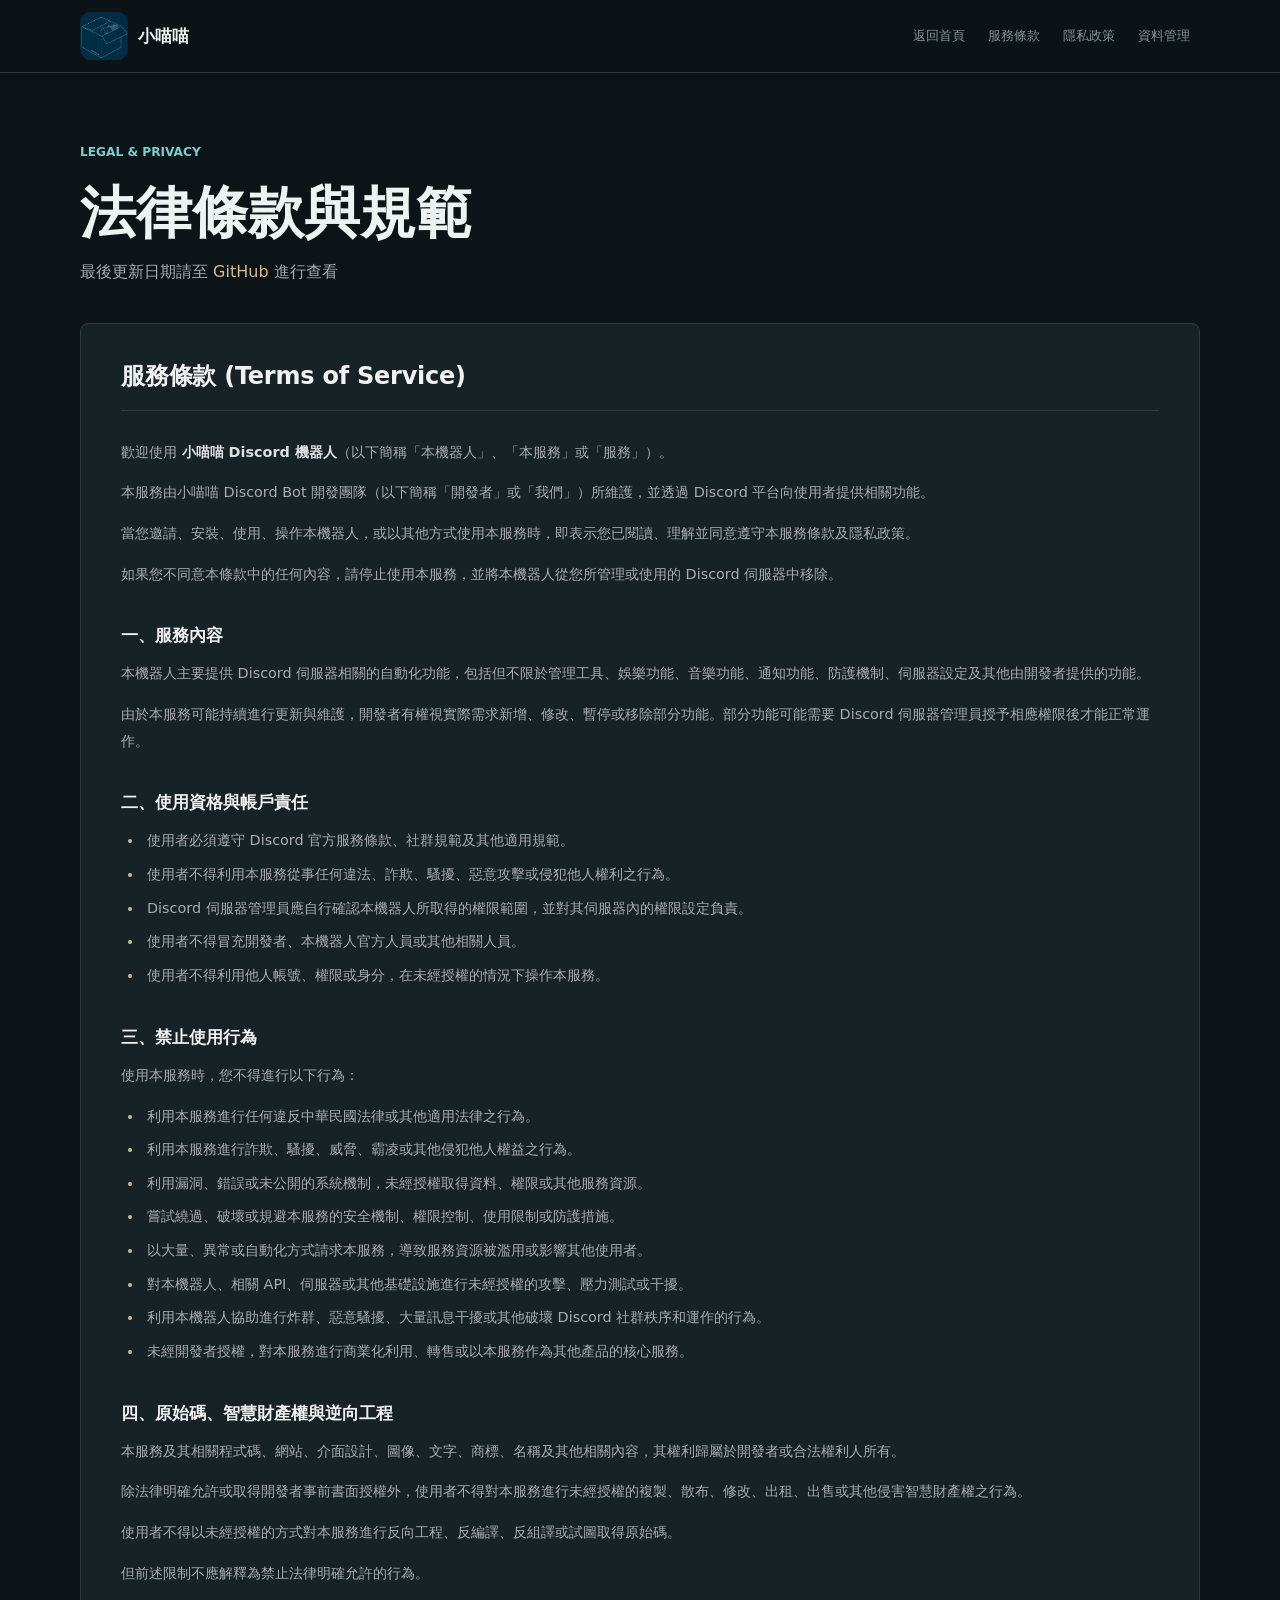
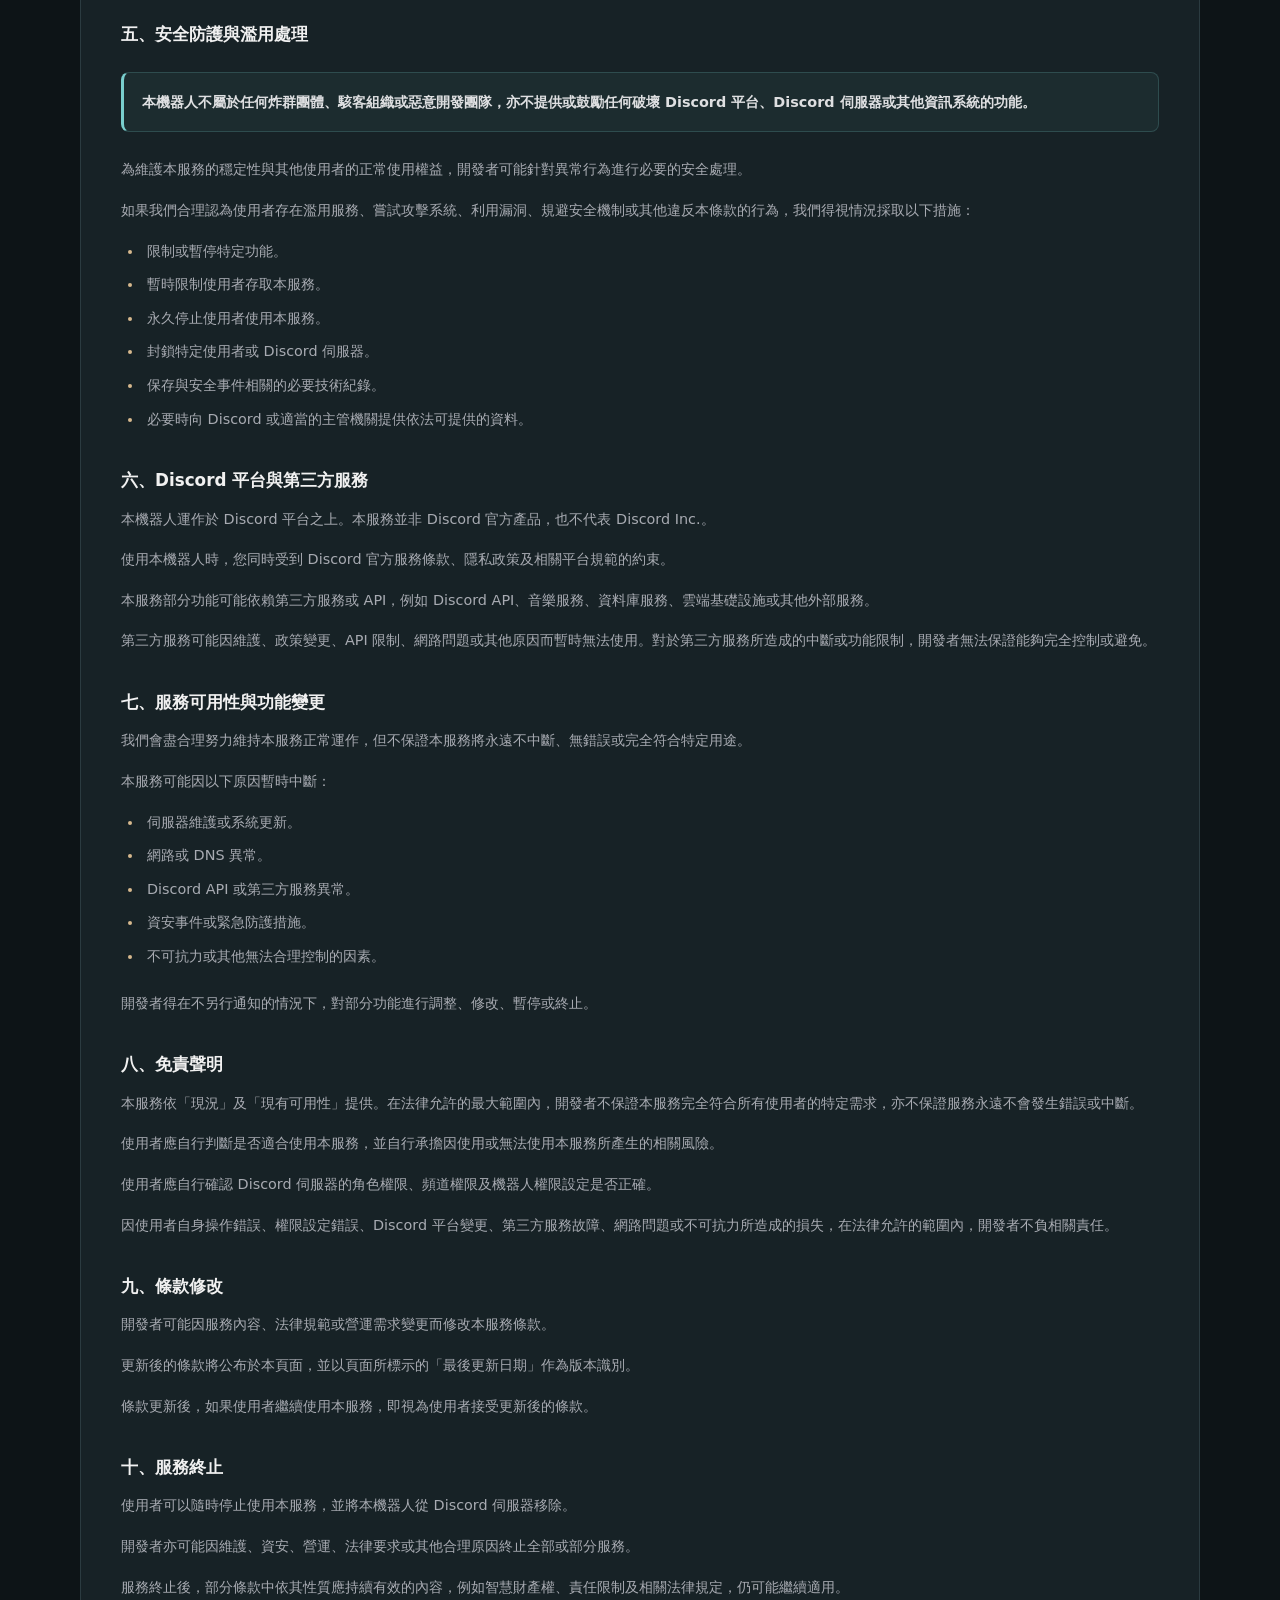
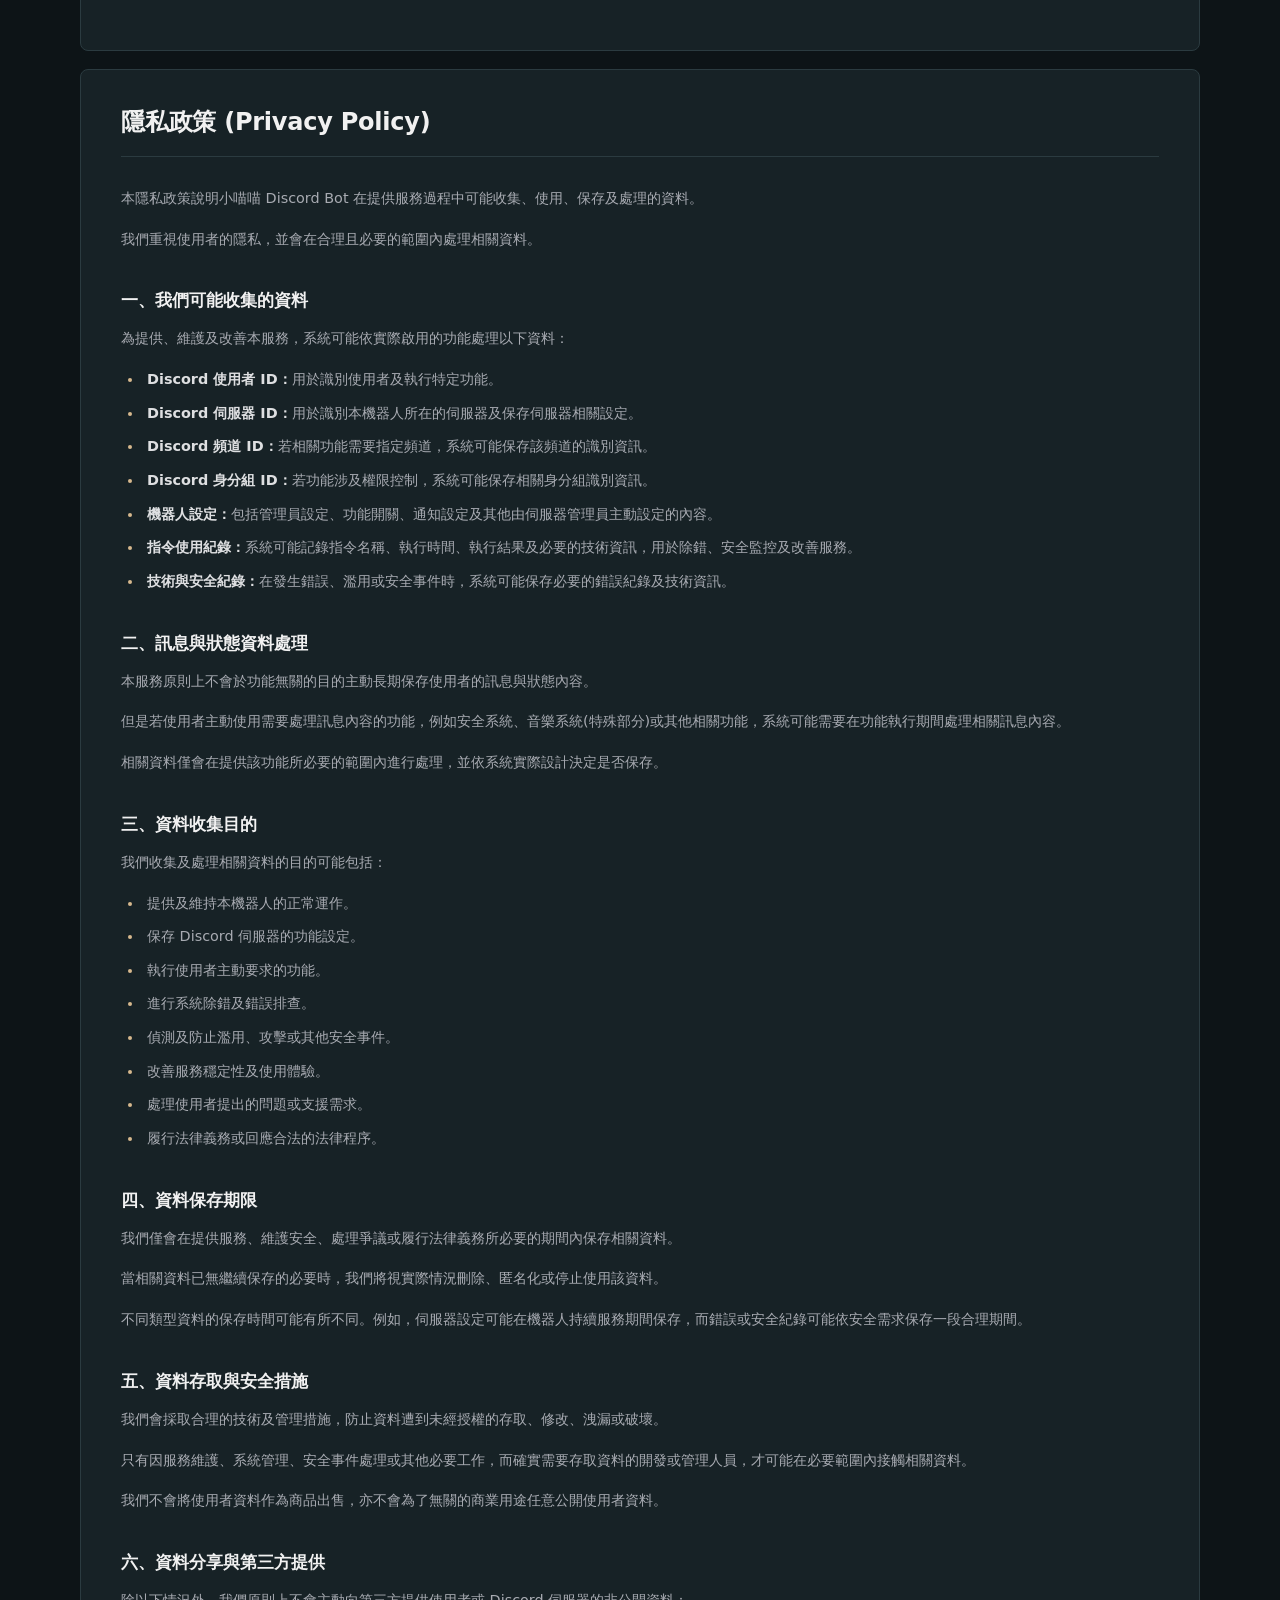
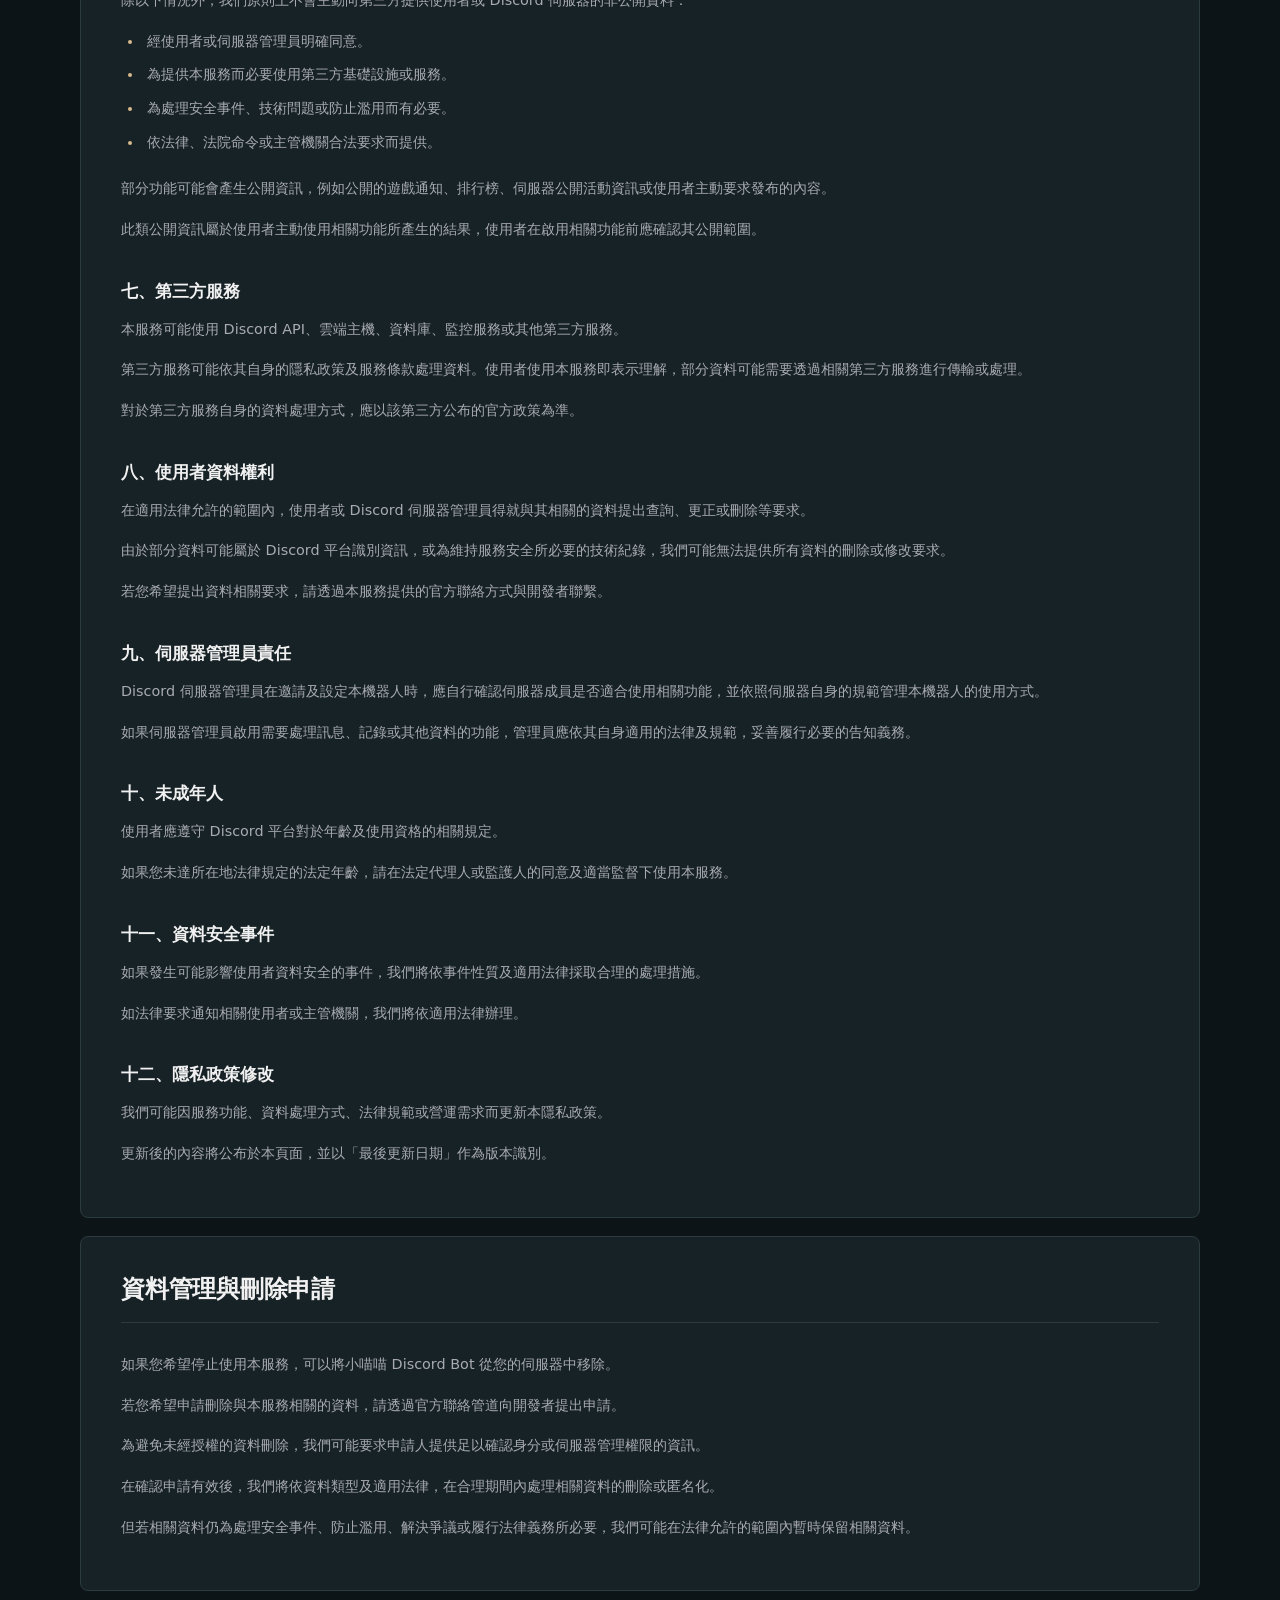
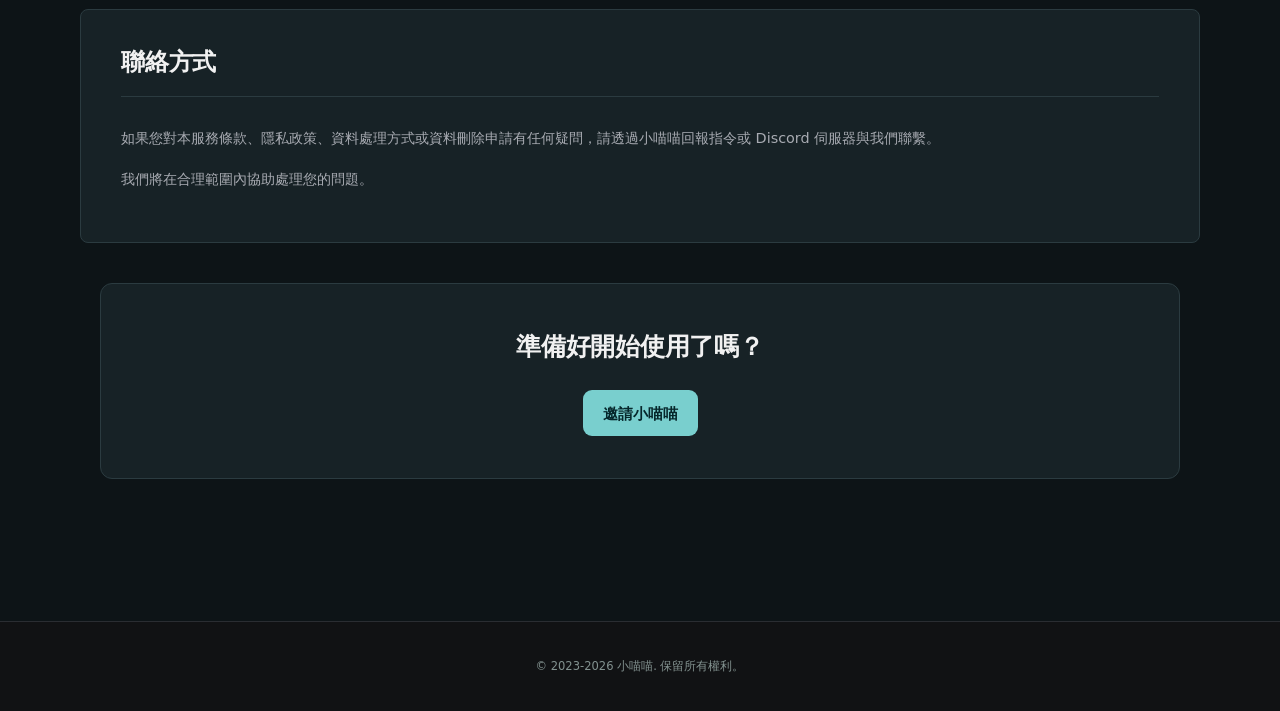
<file: bot-terms.html>
<!DOCTYPE html>

<html lang="zh-TW">

<head>
  <meta charset="UTF-8" />
  <meta name="viewport" content="width=device-width, initial-scale=1.0" />
  <title>服務條款與隱私政策 | 小喵喵 Discord Bot</title>
  <meta name="description" content="小喵喵 Discord 機器人官方服務條款與隱私權政策，說明服務使用規範、資料收集、資料保存、第三方服務及使用者權利。" />
  <link rel="icon" href="style/cat.png" type="image/x-icon" />
  <link rel="stylesheet" type="text/css" href="style/index.css">
  <link rel="stylesheet" type="text/css" href="style/terms.css">
  <link rel="stylesheet" type="text/css" href="style/document.css">
  <link rel="stylesheet" type="text/css" href="style/responsive.css">
</head>

<body>
  <header class="site-header document-header">
    <div class="container header-container">
      <a class="logo" href="index.html">
        <img src="style/cat.png" alt="小喵喵 Logo">
        <span>小喵喵</span>
      </a>

      <button class="document-menu-toggle" type="button" aria-label="開啟章節選單" aria-controls="documentNav" aria-expanded="false">
        <span></span><span></span><span></span>
      </button>
      <nav id="documentNav">
        <ul>
          <li><a href="index.html">返回首頁</a></li>
          <li><a href="#terms">服務條款</a></li>
          <li><a href="#privacy">隱私政策</a></li>
          <li><a href="#data">資料管理</a></li>
        </ul>
      </nav>
    </div>
  </header>

  <main class="container terms-page">
    <div class="terms-header">
      <span class="eyebrow">LEGAL & PRIVACY</span>
      <h1>法律條款與規範</h1>
      <p>
        最後更新日期請至
        <a href="https://github.com/littlecommandcat/little-cat/commits/main/">GitHub</a>
        進行查看
      </p>
    </div>



    <!-- 部分由ChatGPT進行更改與內容加強 -->

    <section id="terms" class="terms-card">
      <h2>服務條款 (Terms of Service)</h2>
      <p>歡迎使用 <strong>小喵喵 Discord 機器人</strong>（以下簡稱「本機器人」、「本服務」或「服務」）。</p>
      <p>本服務由小喵喵 Discord Bot 開發團隊（以下簡稱「開發者」或「我們」）所維護，並透過 Discord 平台向使用者提供相關功能。</p>
      <p>當您邀請、安裝、使用、操作本機器人，或以其他方式使用本服務時，即表示您已閱讀、理解並同意遵守本服務條款及隱私政策。</p>
      <p>如果您不同意本條款中的任何內容，請停止使用本服務，並將本機器人從您所管理或使用的 Discord 伺服器中移除。</p>

      <h3>一、服務內容</h3>
      <p>本機器人主要提供 Discord 伺服器相關的自動化功能，包括但不限於管理工具、娛樂功能、音樂功能、通知功能、防護機制、伺服器設定及其他由開發者提供的功能。</p>
      <p>由於本服務可能持續進行更新與維護，開發者有權視實際需求新增、修改、暫停或移除部分功能。部分功能可能需要 Discord 伺服器管理員授予相應權限後才能正常運作。</p>

      <h3>二、使用資格與帳戶責任</h3>
      <ul>
        <li>使用者必須遵守 Discord 官方服務條款、社群規範及其他適用規範。</li>
        <li>使用者不得利用本服務從事任何違法、詐欺、騷擾、惡意攻擊或侵犯他人權利之行為。</li>
        <li>Discord 伺服器管理員應自行確認本機器人所取得的權限範圍，並對其伺服器內的權限設定負責。</li>
        <li>使用者不得冒充開發者、本機器人官方人員或其他相關人員。</li>
        <li>使用者不得利用他人帳號、權限或身分，在未經授權的情況下操作本服務。</li>
      </ul>

      <h3>三、禁止使用行為</h3>
      <p>使用本服務時，您不得進行以下行為：</p>
      <ul>
        <li>利用本服務進行任何違反中華民國法律或其他適用法律之行為。</li>
        <li>利用本服務進行詐欺、騷擾、威脅、霸凌或其他侵犯他人權益之行為。</li>
        <li>利用漏洞、錯誤或未公開的系統機制，未經授權取得資料、權限或其他服務資源。</li>
        <li>嘗試繞過、破壞或規避本服務的安全機制、權限控制、使用限制或防護措施。</li>
        <li>以大量、異常或自動化方式請求本服務，導致服務資源被濫用或影響其他使用者。</li>
        <li>對本機器人、相關 API、伺服器或其他基礎設施進行未經授權的攻擊、壓力測試或干擾。</li>
        <li>利用本機器人協助進行炸群、惡意騷擾、大量訊息干擾或其他破壞 Discord 社群秩序和運作的行為。</li>
        <li>未經開發者授權，對本服務進行商業化利用、轉售或以本服務作為其他產品的核心服務。</li>
      </ul>

      <h3>四、原始碼、智慧財產權與逆向工程</h3>
      <p>本服務及其相關程式碼、網站、介面設計、圖像、文字、商標、名稱及其他相關內容，其權利歸屬於開發者或合法權利人所有。</p>
      <p>除法律明確允許或取得開發者事前書面授權外，使用者不得對本服務進行未經授權的複製、散布、修改、出租、出售或其他侵害智慧財產權之行為。</p>
      <p>使用者不得以未經授權的方式對本服務進行反向工程、反編譯、反組譯或試圖取得原始碼。</p>
      <p>但前述限制不應解釋為禁止法律明確允許的行為。</p>

      <h3>五、安全防護與濫用處理</h3>
      <div class="highlight-box">
        <p><strong>本機器人不屬於任何炸群團體、駭客組織或惡意開發團隊，亦不提供或鼓勵任何破壞 Discord 平台、Discord 伺服器或其他資訊系統的功能。</strong></p>
      </div>
      <p>為維護本服務的穩定性與其他使用者的正常使用權益，開發者可能針對異常行為進行必要的安全處理。</p>
      <p>如果我們合理認為使用者存在濫用服務、嘗試攻擊系統、利用漏洞、規避安全機制或其他違反本條款的行為，我們得視情況採取以下措施：</p>
      <ul>
        <li>限制或暫停特定功能。</li>
        <li>暫時限制使用者存取本服務。</li>
        <li>永久停止使用者使用本服務。</li>
        <li>封鎖特定使用者或 Discord 伺服器。</li>
        <li>保存與安全事件相關的必要技術紀錄。</li>
        <li>必要時向 Discord 或適當的主管機關提供依法可提供的資料。</li>
      </ul>

      <h3>六、Discord 平台與第三方服務</h3>
      <p>本機器人運作於 Discord 平台之上。本服務並非 Discord 官方產品，也不代表 Discord Inc.。</p>
      <p>使用本機器人時，您同時受到 Discord 官方服務條款、隱私政策及相關平台規範的約束。</p>
      <p>本服務部分功能可能依賴第三方服務或 API，例如 Discord API、音樂服務、資料庫服務、雲端基礎設施或其他外部服務。</p>
      <p>第三方服務可能因維護、政策變更、API 限制、網路問題或其他原因而暫時無法使用。對於第三方服務所造成的中斷或功能限制，開發者無法保證能夠完全控制或避免。</p>

      <h3>七、服務可用性與功能變更</h3>
      <p>我們會盡合理努力維持本服務正常運作，但不保證本服務將永遠不中斷、無錯誤或完全符合特定用途。</p>
      <p>本服務可能因以下原因暫時中斷：</p>
      <ul>
        <li>伺服器維護或系統更新。</li>
        <li>網路或 DNS 異常。</li>
        <li>Discord API 或第三方服務異常。</li>
        <li>資安事件或緊急防護措施。</li>
        <li>不可抗力或其他無法合理控制的因素。</li>
      </ul>
      <p>開發者得在不另行通知的情況下，對部分功能進行調整、修改、暫停或終止。</p>

      <h3>八、免責聲明</h3>
      <p>本服務依「現況」及「現有可用性」提供。在法律允許的最大範圍內，開發者不保證本服務完全符合所有使用者的特定需求，亦不保證服務永遠不會發生錯誤或中斷。</p>
      <p>使用者應自行判斷是否適合使用本服務，並自行承擔因使用或無法使用本服務所產生的相關風險。</p>
      <p>使用者應自行確認 Discord 伺服器的角色權限、頻道權限及機器人權限設定是否正確。</p>
      <p>因使用者自身操作錯誤、權限設定錯誤、Discord 平台變更、第三方服務故障、網路問題或不可抗力所造成的損失，在法律允許的範圍內，開發者不負相關責任。</p>

      <h3>九、條款修改</h3>
      <p>開發者可能因服務內容、法律規範或營運需求變更而修改本服務條款。</p>
      <p>更新後的條款將公布於本頁面，並以頁面所標示的「最後更新日期」作為版本識別。</p>
      <p>條款更新後，如果使用者繼續使用本服務，即視為使用者接受更新後的條款。</p>

      <h3>十、服務終止</h3>
      <p>使用者可以隨時停止使用本服務，並將本機器人從 Discord 伺服器移除。</p>
      <p>開發者亦可能因維護、資安、營運、法律要求或其他合理原因終止全部或部分服務。</p>
      <p>服務終止後，部分條款中依其性質應持續有效的內容，例如智慧財產權、責任限制及相關法律規定，仍可能繼續適用。</p>
    </section>

    <section id="privacy" class="terms-card">
      <h2>隱私政策 (Privacy Policy)</h2>
      <p>本隱私政策說明小喵喵 Discord Bot 在提供服務過程中可能收集、使用、保存及處理的資料。</p>
      <p>我們重視使用者的隱私，並會在合理且必要的範圍內處理相關資料。</p>

      <h3>一、我們可能收集的資料</h3>
      <p>為提供、維護及改善本服務，系統可能依實際啟用的功能處理以下資料：</p>
      <ul>
        <li><strong>Discord 使用者 ID：</strong>用於識別使用者及執行特定功能。</li>
        <li><strong>Discord 伺服器 ID：</strong>用於識別本機器人所在的伺服器及保存伺服器相關設定。</li>
        <li><strong>Discord 頻道 ID：</strong>若相關功能需要指定頻道，系統可能保存該頻道的識別資訊。</li>
        <li><strong>Discord 身分組 ID：</strong>若功能涉及權限控制，系統可能保存相關身分組識別資訊。</li>
        <li><strong>機器人設定：</strong>包括管理員設定、功能開關、通知設定及其他由伺服器管理員主動設定的內容。</li>
        <li><strong>指令使用紀錄：</strong>系統可能記錄指令名稱、執行時間、執行結果及必要的技術資訊，用於除錯、安全監控及改善服務。</li>
        <li><strong>技術與安全紀錄：</strong>在發生錯誤、濫用或安全事件時，系統可能保存必要的錯誤紀錄及技術資訊。</li>
      </ul>

      <h3>二、訊息與狀態資料處理</h3>
      <p>本服務原則上不會於功能無關的目的主動長期保存使用者的訊息與狀態內容。</p>
      <p>但是若使用者主動使用需要處理訊息內容的功能，例如安全系統、音樂系統(特殊部分)或其他相關功能，系統可能需要在功能執行期間處理相關訊息內容。</p>
      <p>相關資料僅會在提供該功能所必要的範圍內進行處理，並依系統實際設計決定是否保存。</p>

      <h3>三、資料收集目的</h3>
      <p>我們收集及處理相關資料的目的可能包括：</p>
      <ul>
        <li>提供及維持本機器人的正常運作。</li>
        <li>保存 Discord 伺服器的功能設定。</li>
        <li>執行使用者主動要求的功能。</li>
        <li>進行系統除錯及錯誤排查。</li>
        <li>偵測及防止濫用、攻擊或其他安全事件。</li>
        <li>改善服務穩定性及使用體驗。</li>
        <li>處理使用者提出的問題或支援需求。</li>
        <li>履行法律義務或回應合法的法律程序。</li>
      </ul>

      <h3>四、資料保存期限</h3>
      <p>我們僅會在提供服務、維護安全、處理爭議或履行法律義務所必要的期間內保存相關資料。</p>
      <p>當相關資料已無繼續保存的必要時，我們將視實際情況刪除、匿名化或停止使用該資料。</p>
      <p>不同類型資料的保存時間可能有所不同。例如，伺服器設定可能在機器人持續服務期間保存，而錯誤或安全紀錄可能依安全需求保存一段合理期間。</p>

      <h3>五、資料存取與安全措施</h3>
      <p>我們會採取合理的技術及管理措施，防止資料遭到未經授權的存取、修改、洩漏或破壞。</p>
      <p>只有因服務維護、系統管理、安全事件處理或其他必要工作，而確實需要存取資料的開發或管理人員，才可能在必要範圍內接觸相關資料。</p>
      <p>我們不會將使用者資料作為商品出售，亦不會為了無關的商業用途任意公開使用者資料。</p>

      <h3>六、資料分享與第三方提供</h3>
      <p>除以下情況外，我們原則上不會主動向第三方提供使用者或 Discord 伺服器的非公開資料：</p>
      <ul>
        <li>經使用者或伺服器管理員明確同意。</li>
        <li>為提供本服務而必要使用第三方基礎設施或服務。</li>
        <li>為處理安全事件、技術問題或防止濫用而有必要。</li>
        <li>依法律、法院命令或主管機關合法要求而提供。</li>
      </ul>
      <p>部分功能可能會產生公開資訊，例如公開的遊戲通知、排行榜、伺服器公開活動資訊或使用者主動要求發布的內容。</p>
      <p>此類公開資訊屬於使用者主動使用相關功能所產生的結果，使用者在啟用相關功能前應確認其公開範圍。</p>

      <h3>七、第三方服務</h3>
      <p>本服務可能使用 Discord API、雲端主機、資料庫、監控服務或其他第三方服務。</p>
      <p>第三方服務可能依其自身的隱私政策及服務條款處理資料。使用者使用本服務即表示理解，部分資料可能需要透過相關第三方服務進行傳輸或處理。</p>
      <p>對於第三方服務自身的資料處理方式，應以該第三方公布的官方政策為準。</p>

      <h3>八、使用者資料權利</h3>
      <p>在適用法律允許的範圍內，使用者或 Discord 伺服器管理員得就與其相關的資料提出查詢、更正或刪除等要求。</p>
      <p>由於部分資料可能屬於 Discord 平台識別資訊，或為維持服務安全所必要的技術紀錄，我們可能無法提供所有資料的刪除或修改要求。</p>
      <p>若您希望提出資料相關要求，請透過本服務提供的官方聯絡方式與開發者聯繫。</p>

      <h3>九、伺服器管理員責任</h3>
      <p>Discord 伺服器管理員在邀請及設定本機器人時，應自行確認伺服器成員是否適合使用相關功能，並依照伺服器自身的規範管理本機器人的使用方式。</p>
      <p>如果伺服器管理員啟用需要處理訊息、記錄或其他資料的功能，管理員應依其自身適用的法律及規範，妥善履行必要的告知義務。</p>

      <h3>十、未成年人</h3>
      <p>使用者應遵守 Discord 平台對於年齡及使用資格的相關規定。</p>
      <p>如果您未達所在地法律規定的法定年齡，請在法定代理人或監護人的同意及適當監督下使用本服務。</p>

      <h3>十一、資料安全事件</h3>
      <p>如果發生可能影響使用者資料安全的事件，我們將依事件性質及適用法律採取合理的處理措施。</p>
      <p>如法律要求通知相關使用者或主管機關，我們將依適用法律辦理。</p>

      <h3>十二、隱私政策修改</h3>
      <p>我們可能因服務功能、資料處理方式、法律規範或營運需求而更新本隱私政策。</p>
      <p>更新後的內容將公布於本頁面，並以「最後更新日期」作為版本識別。</p>
    </section>

    <section id="data" class="terms-card">
      <h2>資料管理與刪除申請</h2>
      <p>如果您希望停止使用本服務，可以將小喵喵 Discord Bot 從您的伺服器中移除。</p>
      <p>若您希望申請刪除與本服務相關的資料，請透過官方聯絡管道向開發者提出申請。</p>
      <p>為避免未經授權的資料刪除，我們可能要求申請人提供足以確認身分或伺服器管理權限的資訊。</p>
      <p>在確認申請有效後，我們將依資料類型及適用法律，在合理期間內處理相關資料的刪除或匿名化。</p>
      <p>但若相關資料仍為處理安全事件、防止濫用、解決爭議或履行法律義務所必要，我們可能在法律允許的範圍內暫時保留相關資料。</p>
    </section>

    <section class="terms-card">
      <h2>聯絡方式</h2>
      <p>如果您對本服務條款、隱私政策、資料處理方式或資料刪除申請有任何疑問，請透過小喵喵回報指令或 Discord 伺服器與我們聯繫。</p>
      <p>我們將在合理範圍內協助處理您的問題。</p>
    </section>

    <section class="cta">
      <h2>準備好開始使用了嗎？</h2>
      <a class="btn btn-primary" id="inviteBtnBottom"
        href="https://discord.com/oauth2/authorize?client_id=1144161789832069141">
        邀請小喵喵
      </a>
    </section>


  </main>

  <footer>
    <p>© 2023-2026 小喵喵. 保留所有權利。</p>
  </footer>

  <script src="script/redirect.js"></script>
  <script src="script/document-nav.js"></script>

</body>

</html>
</file>
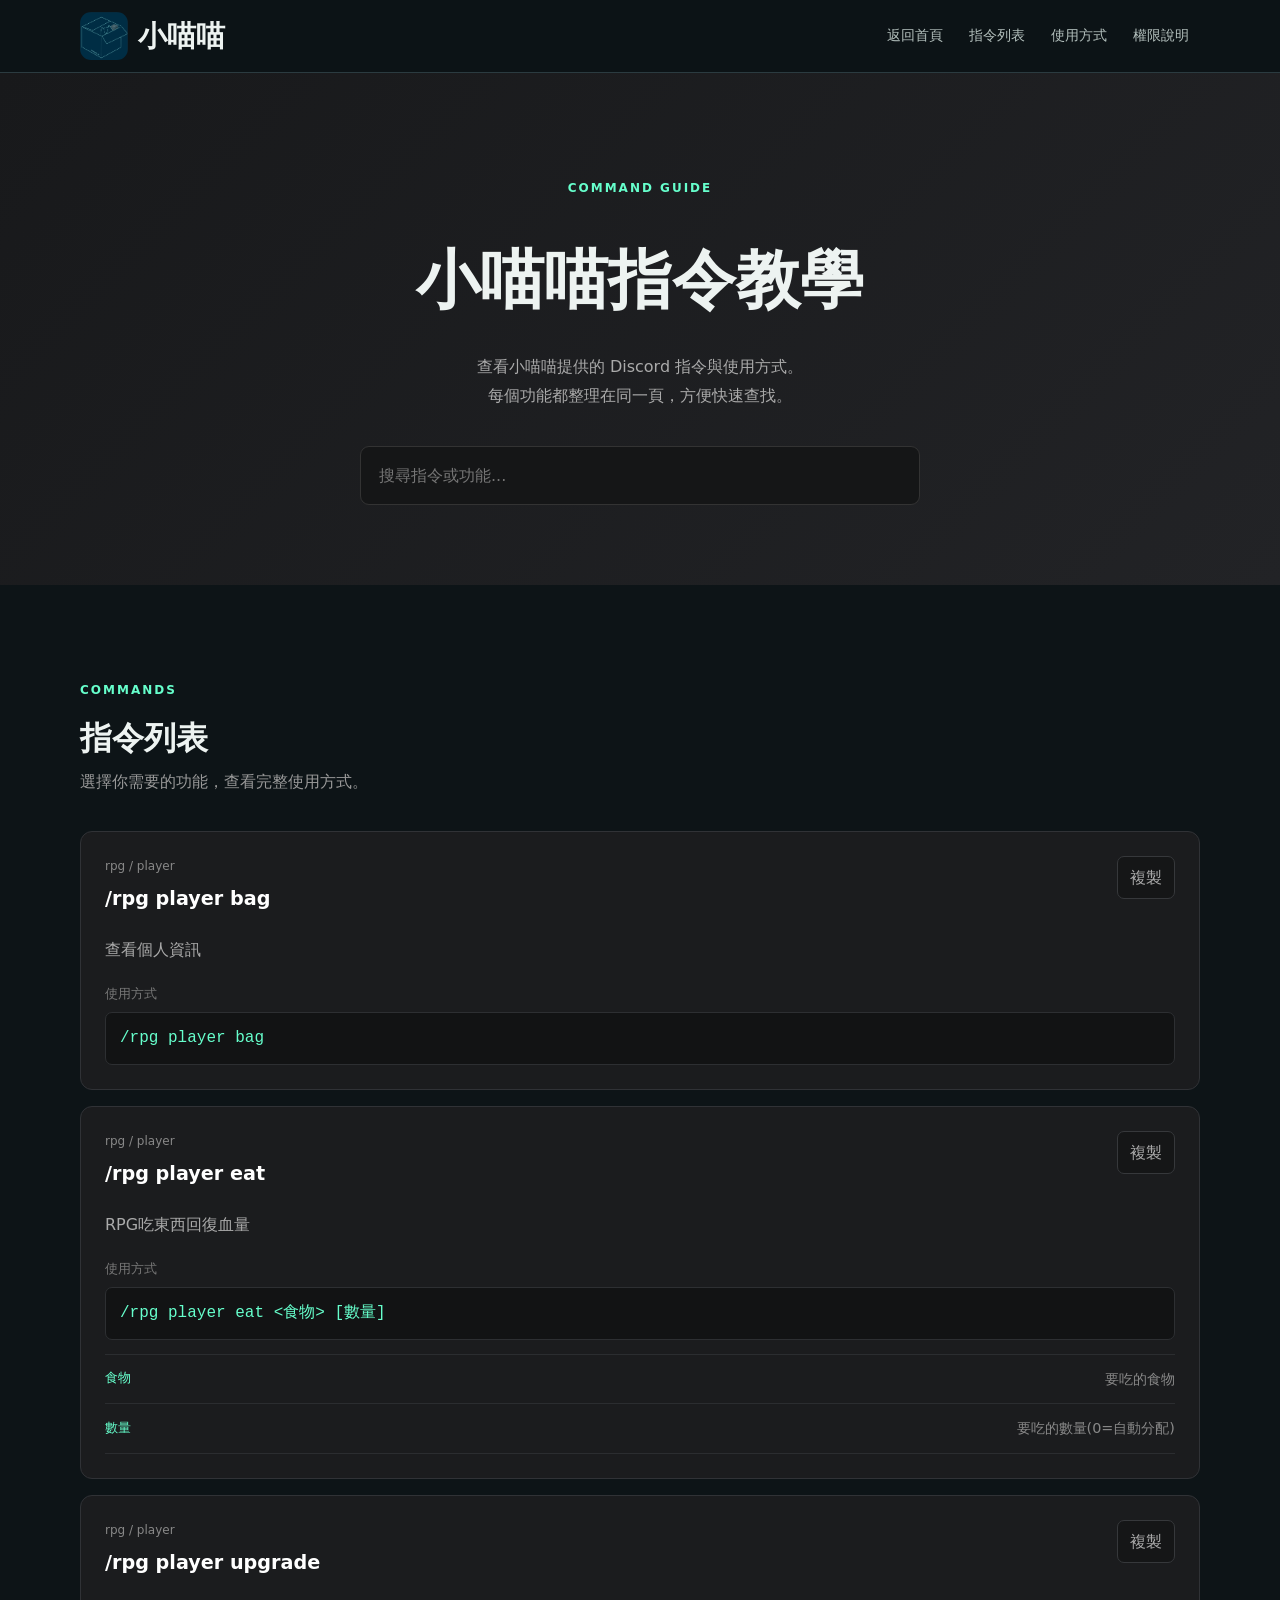
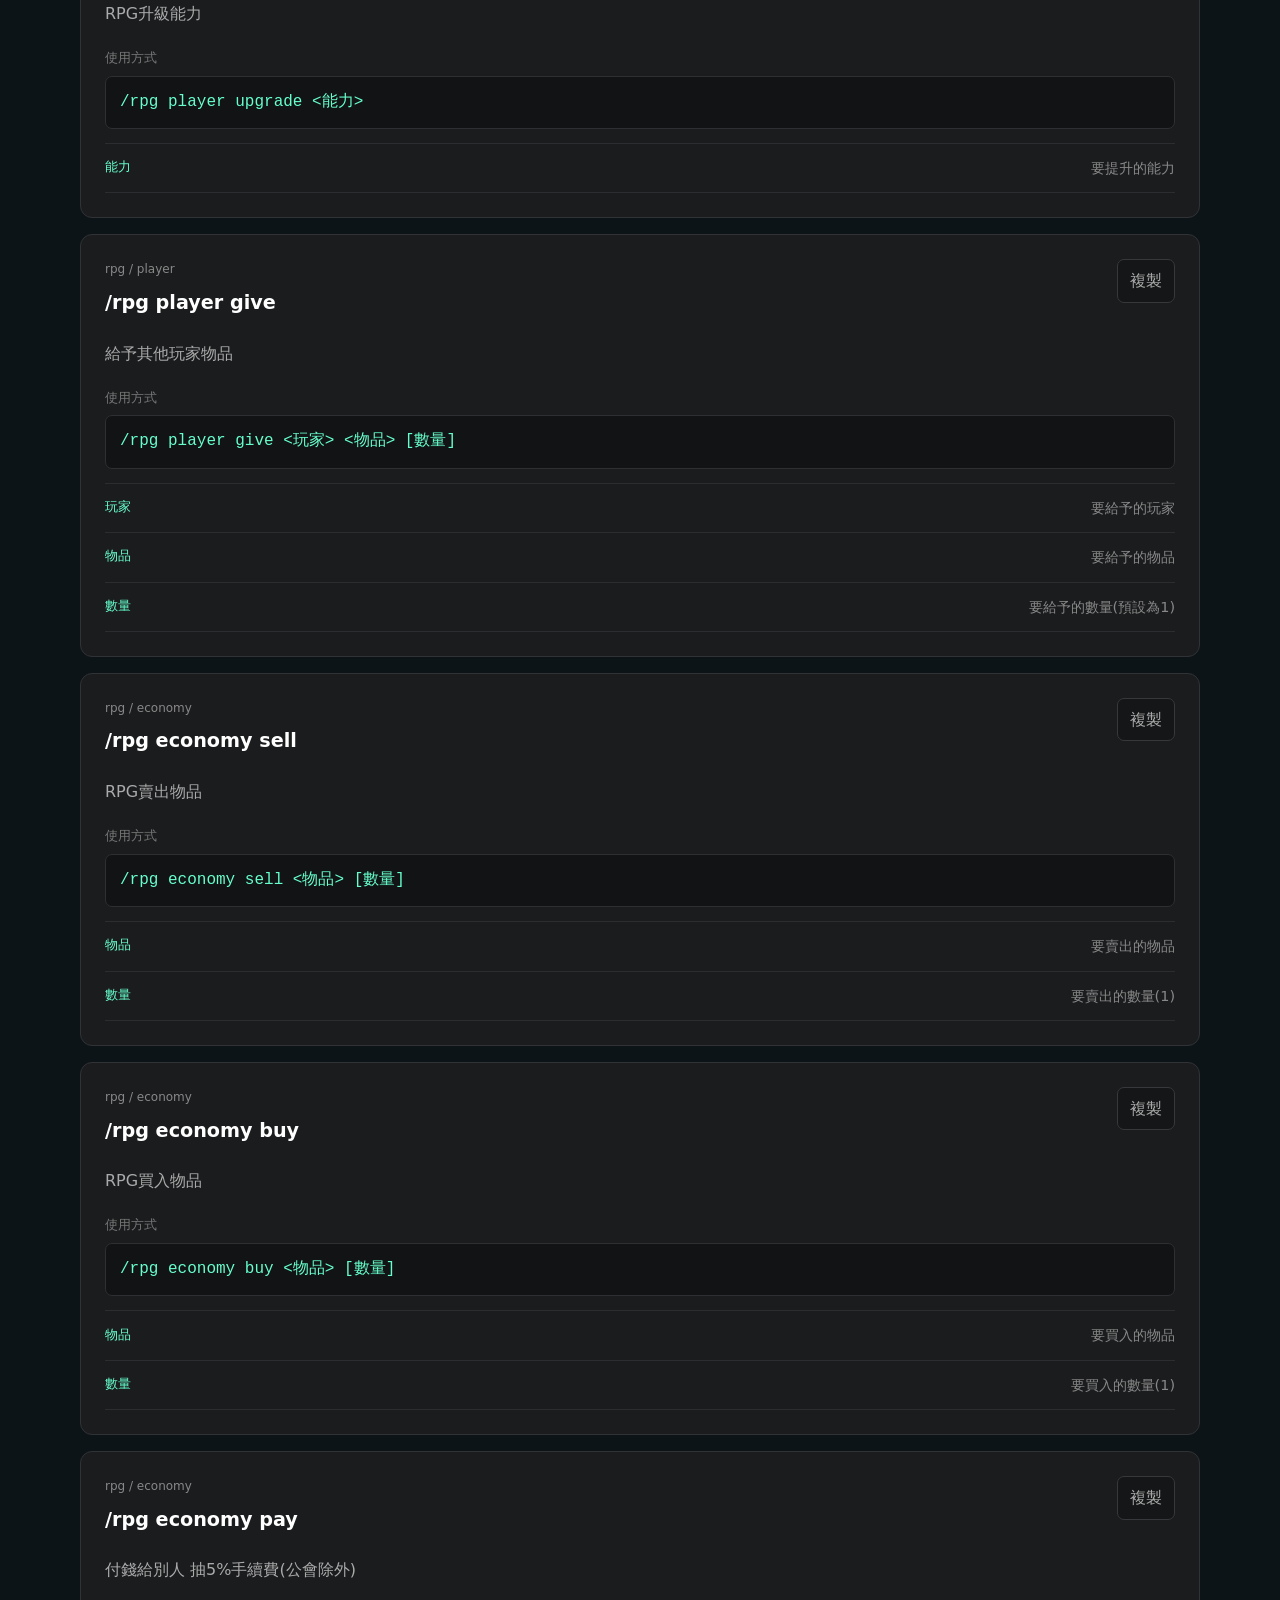
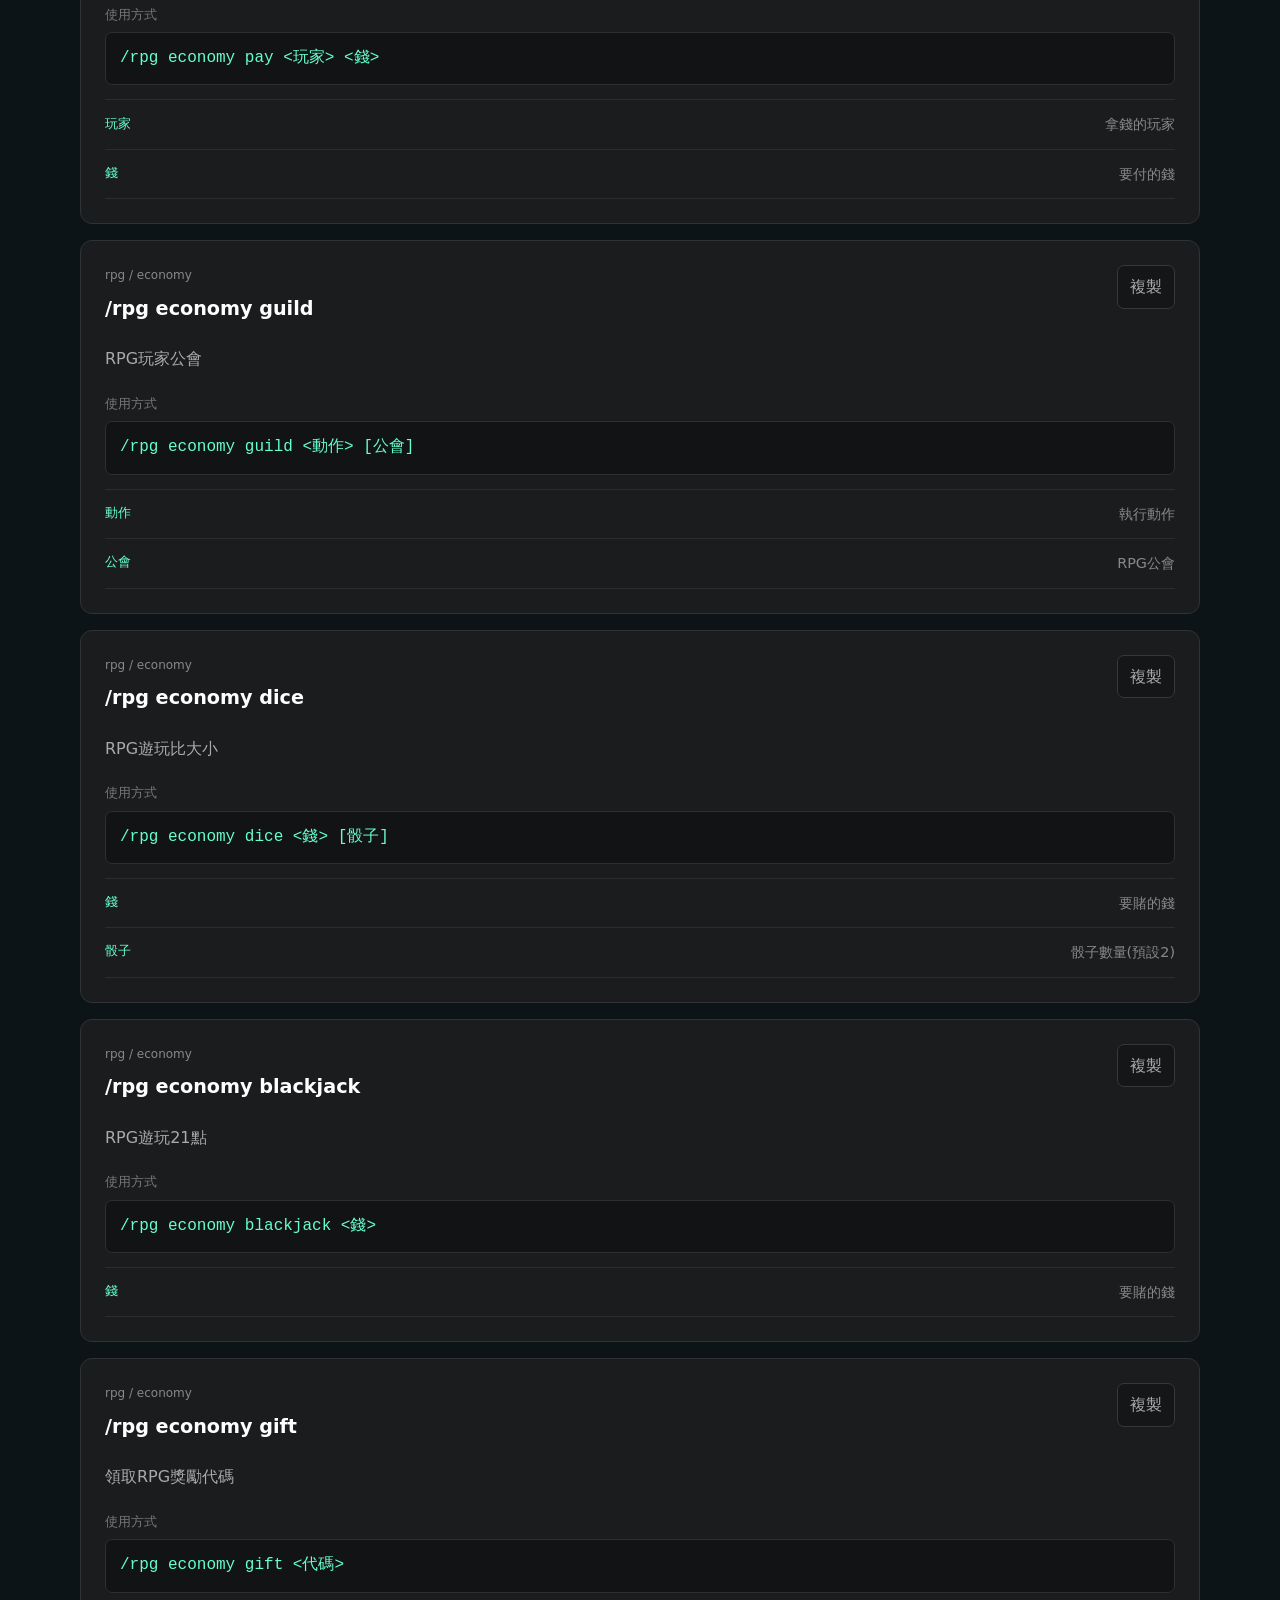
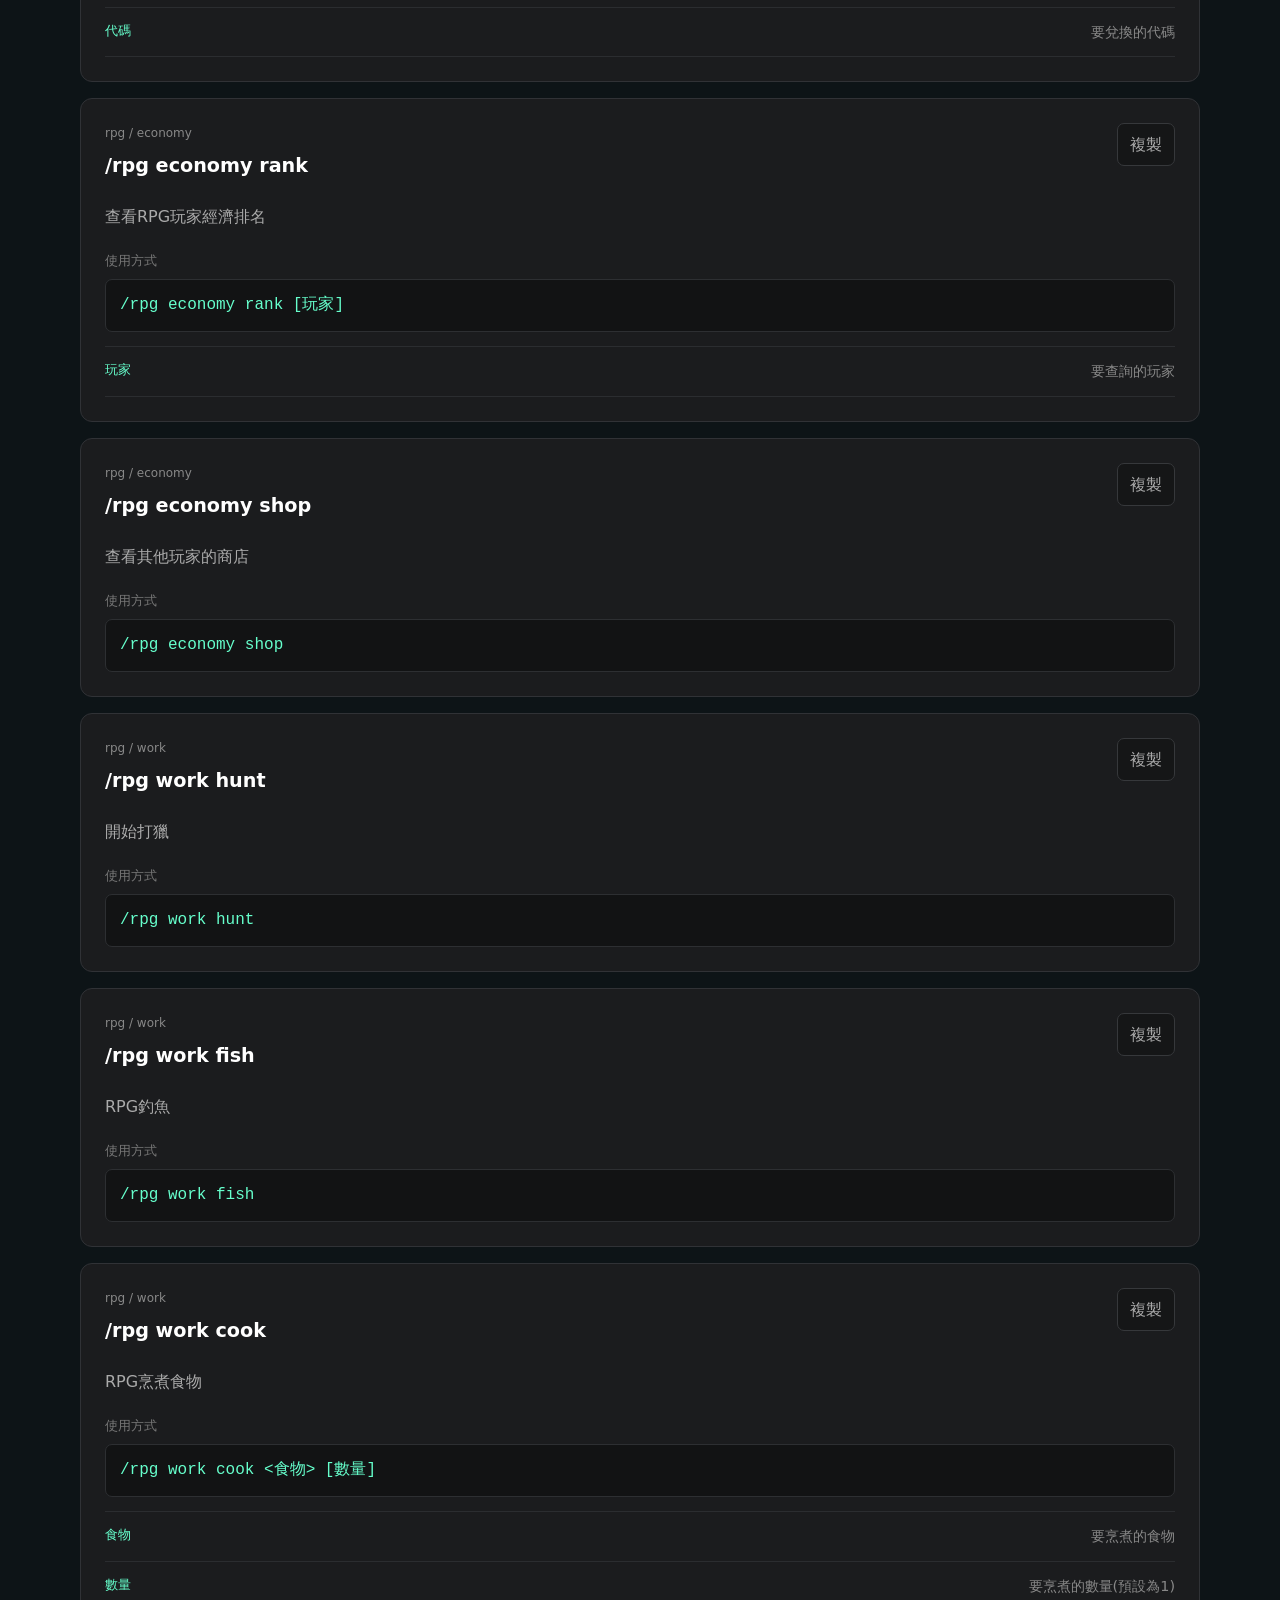
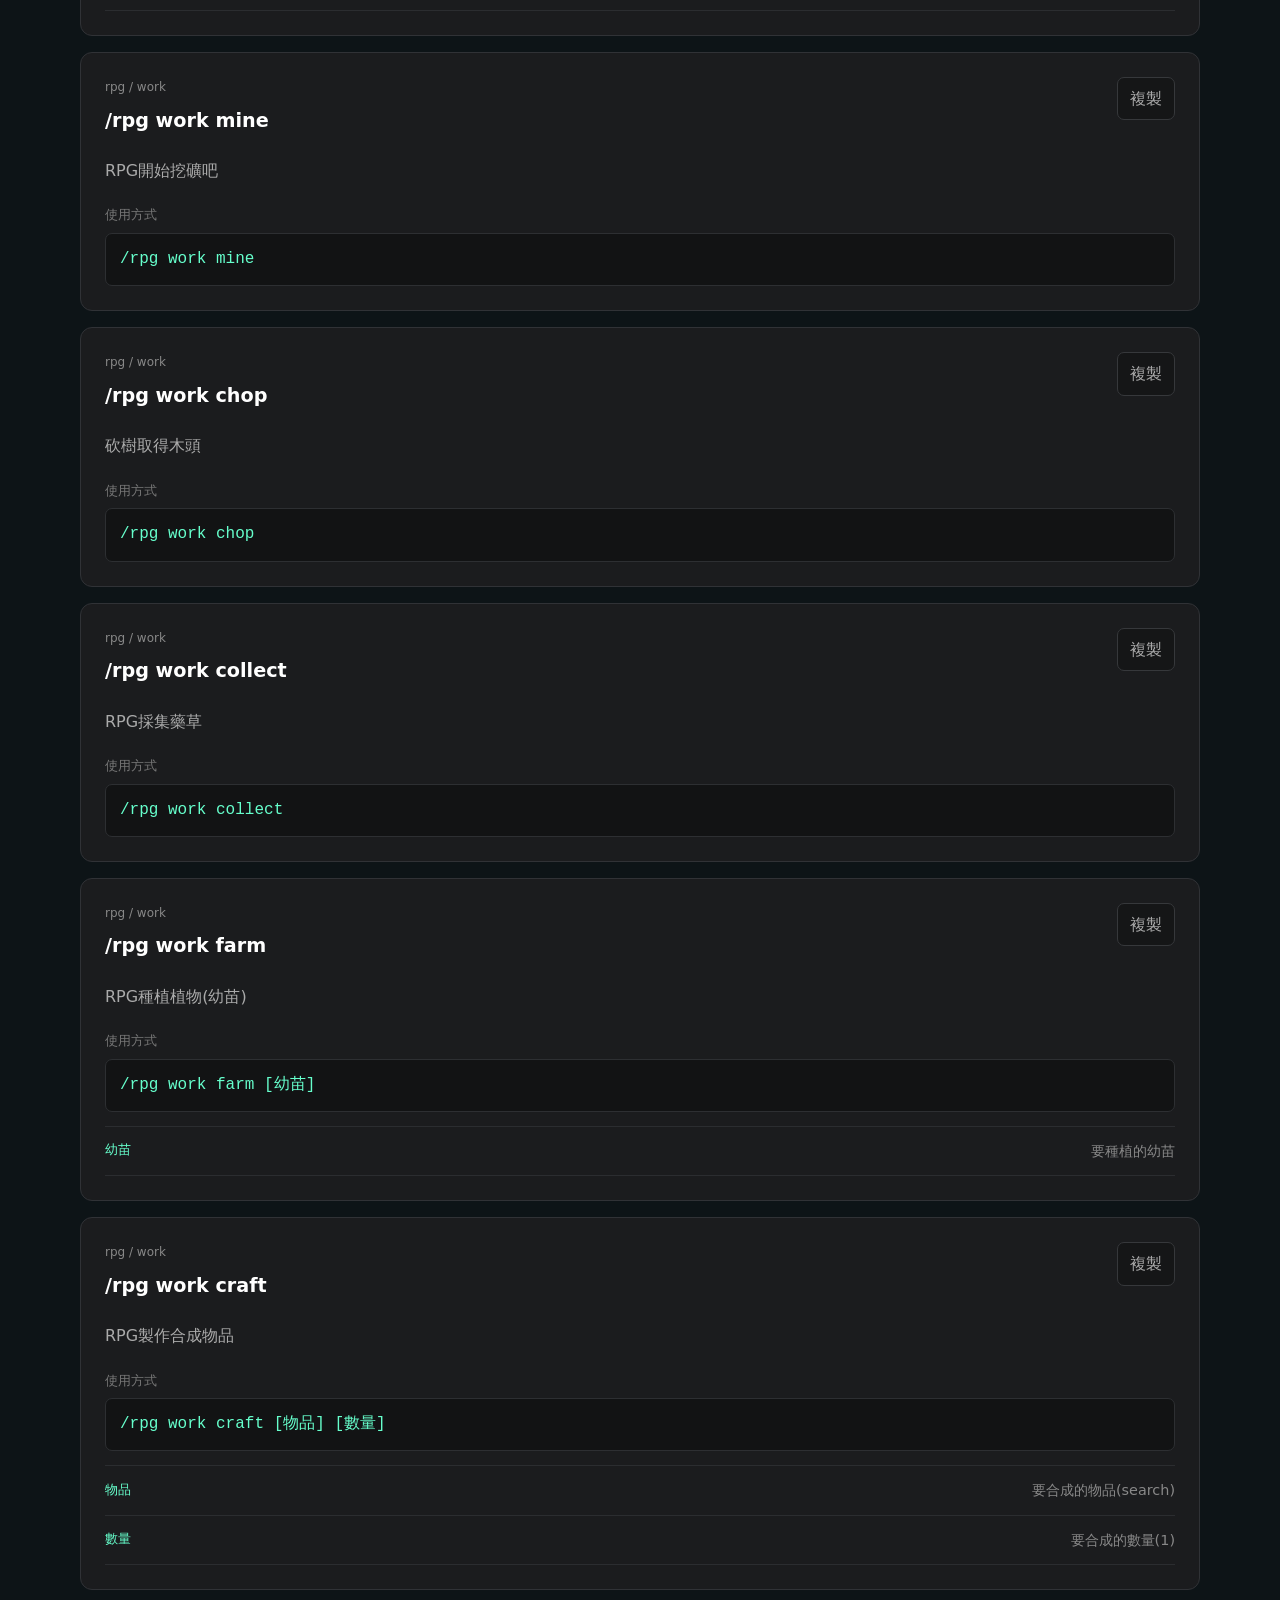
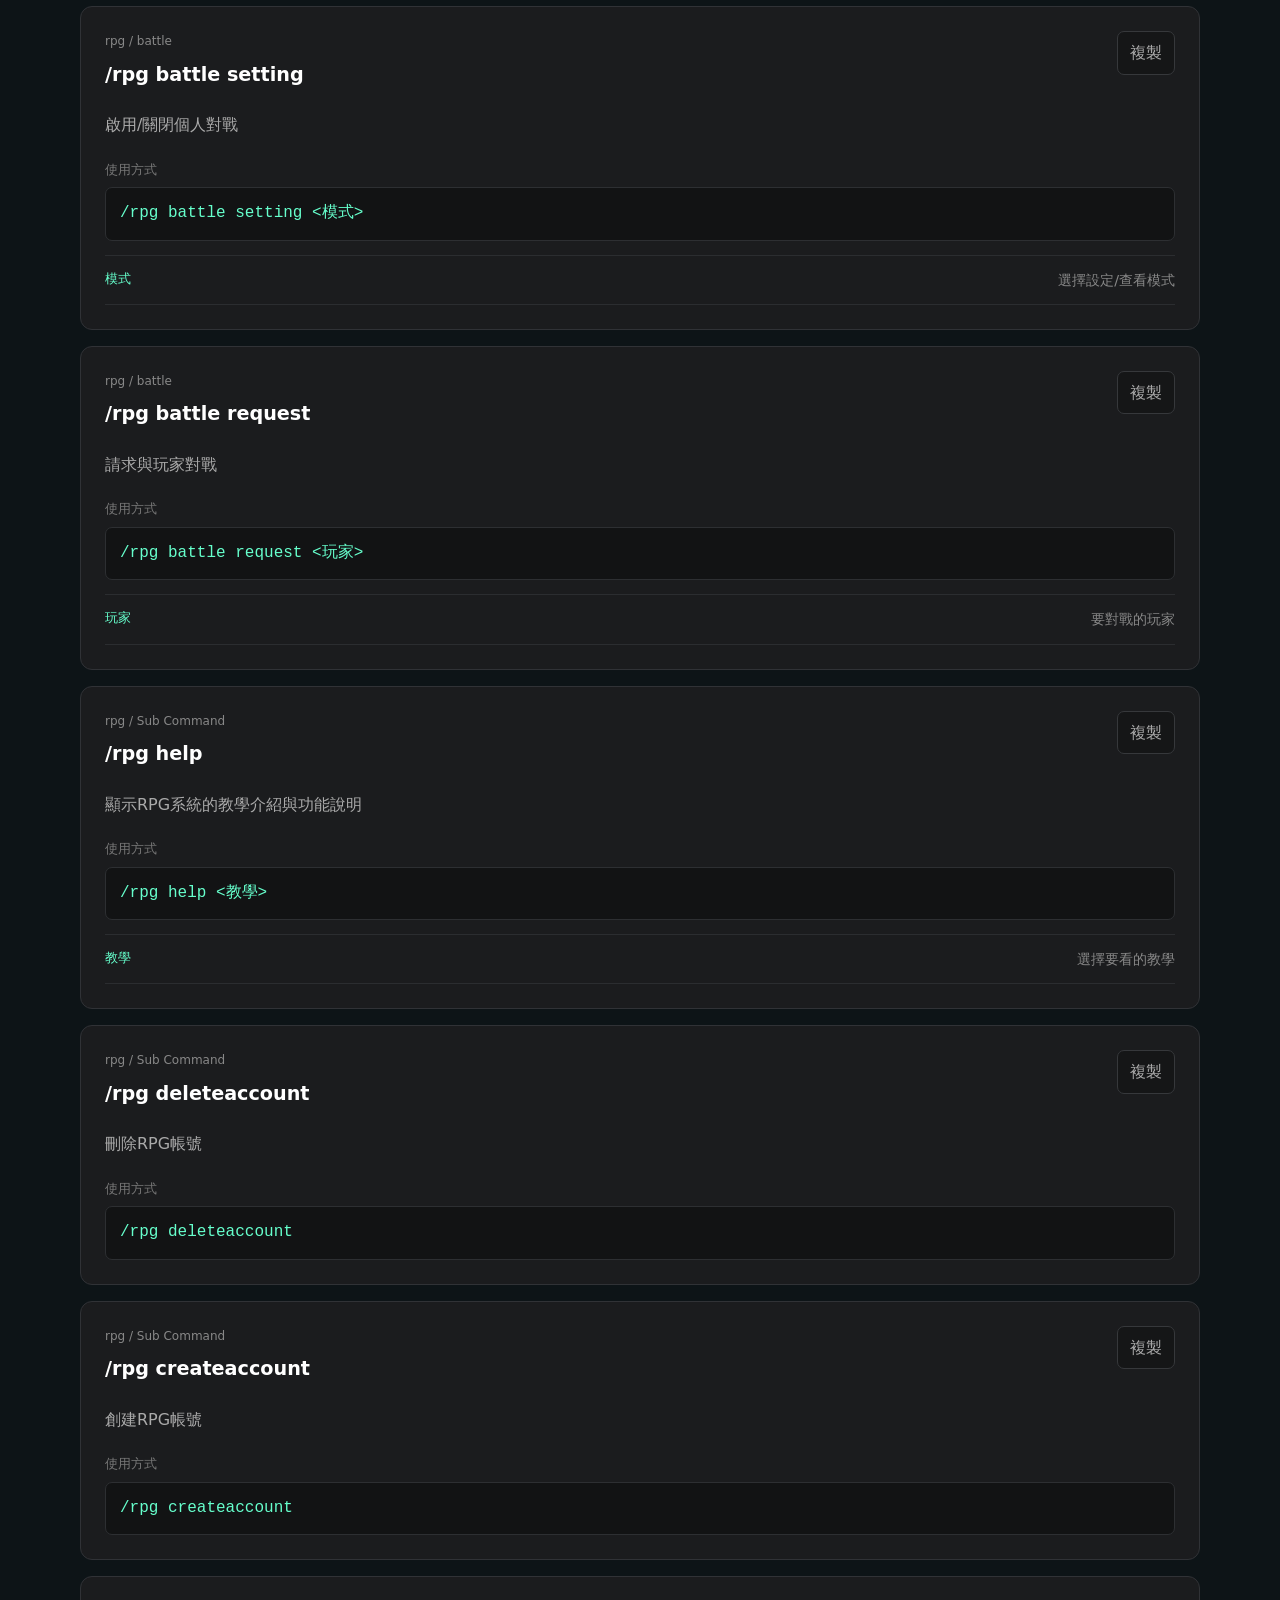
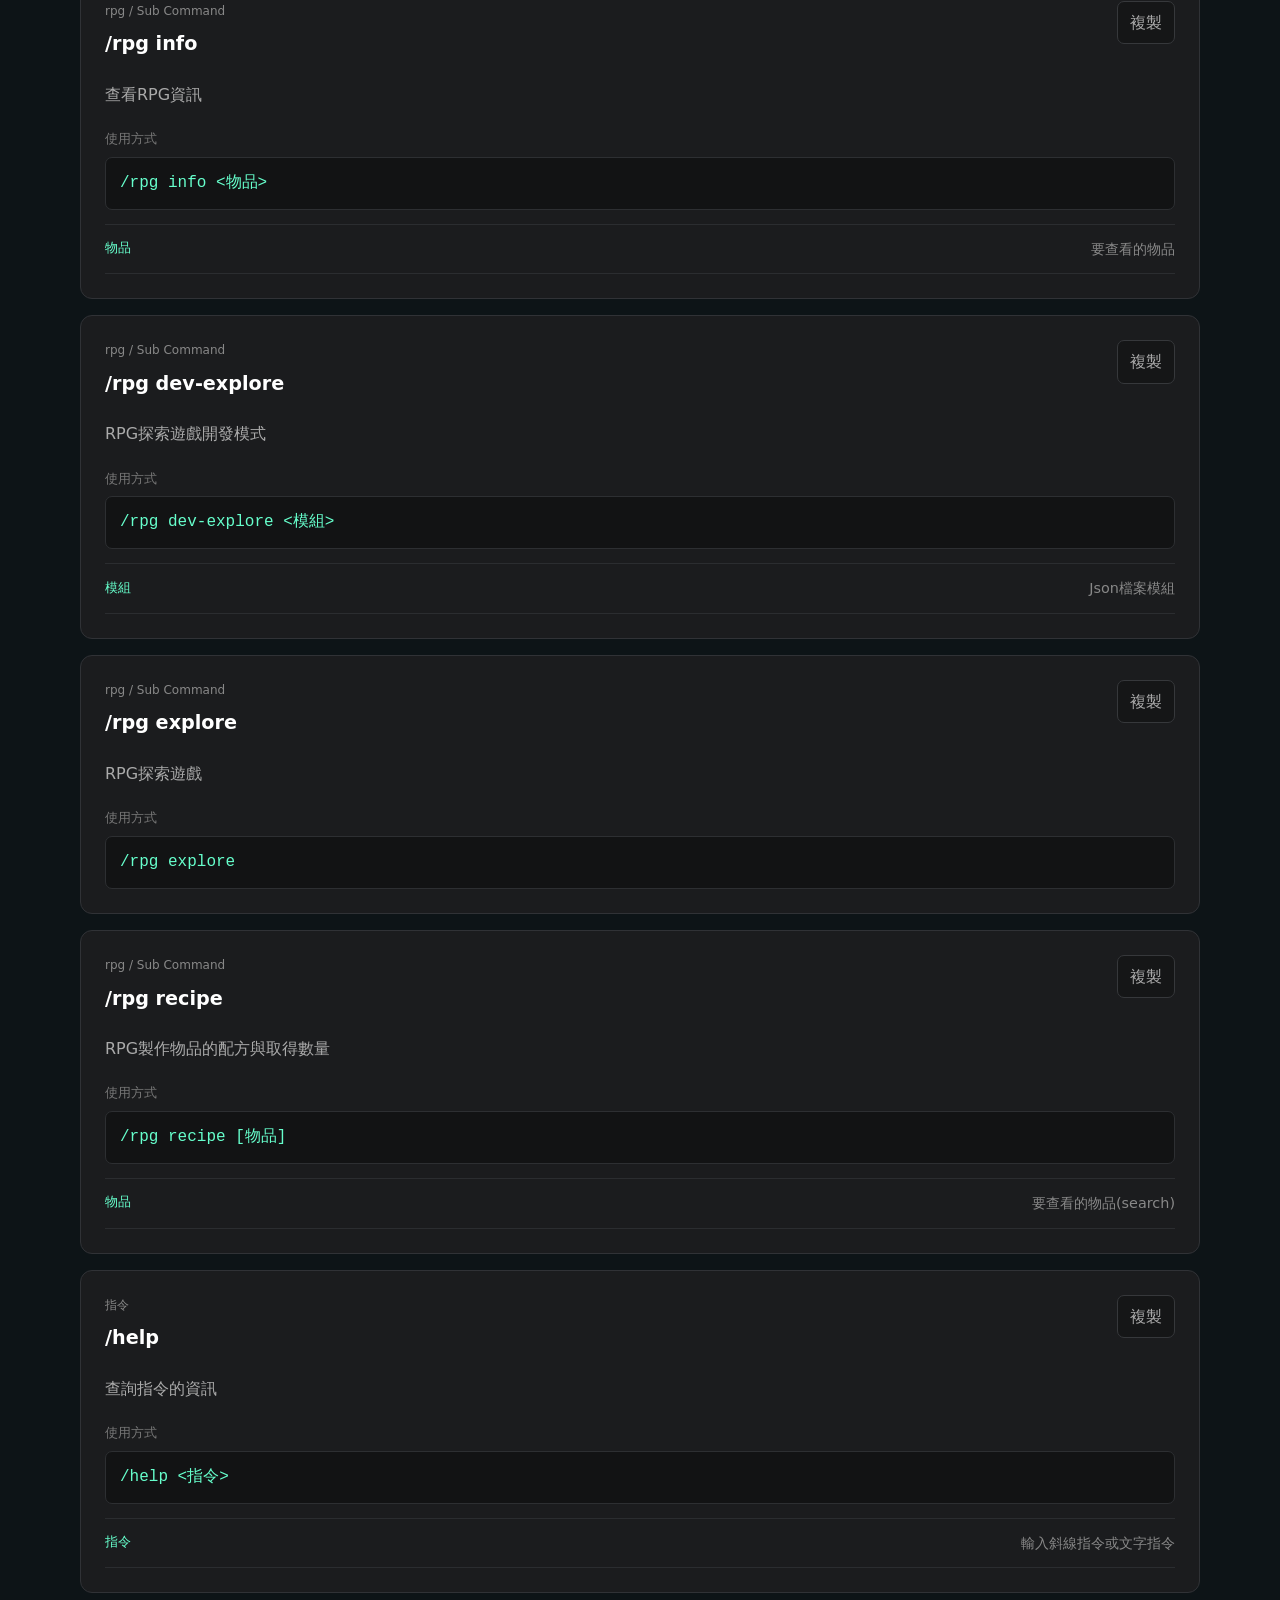
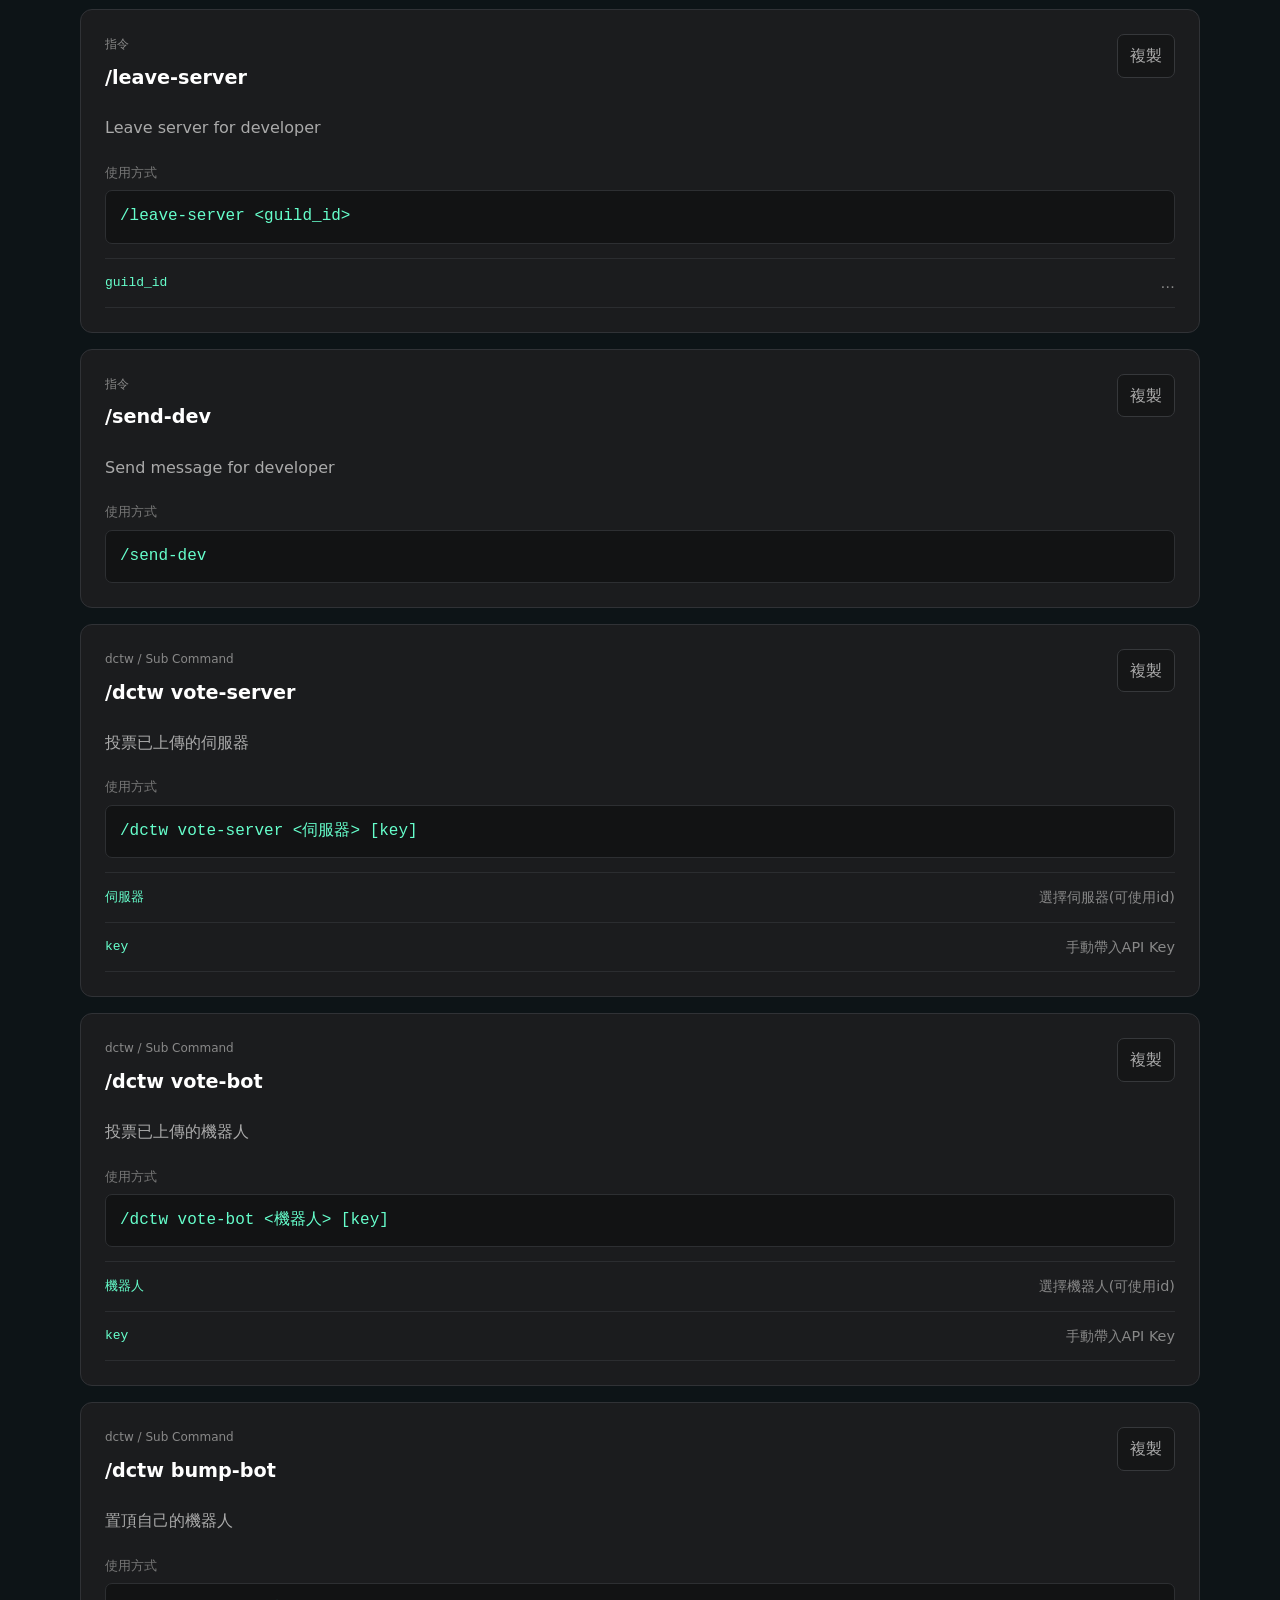
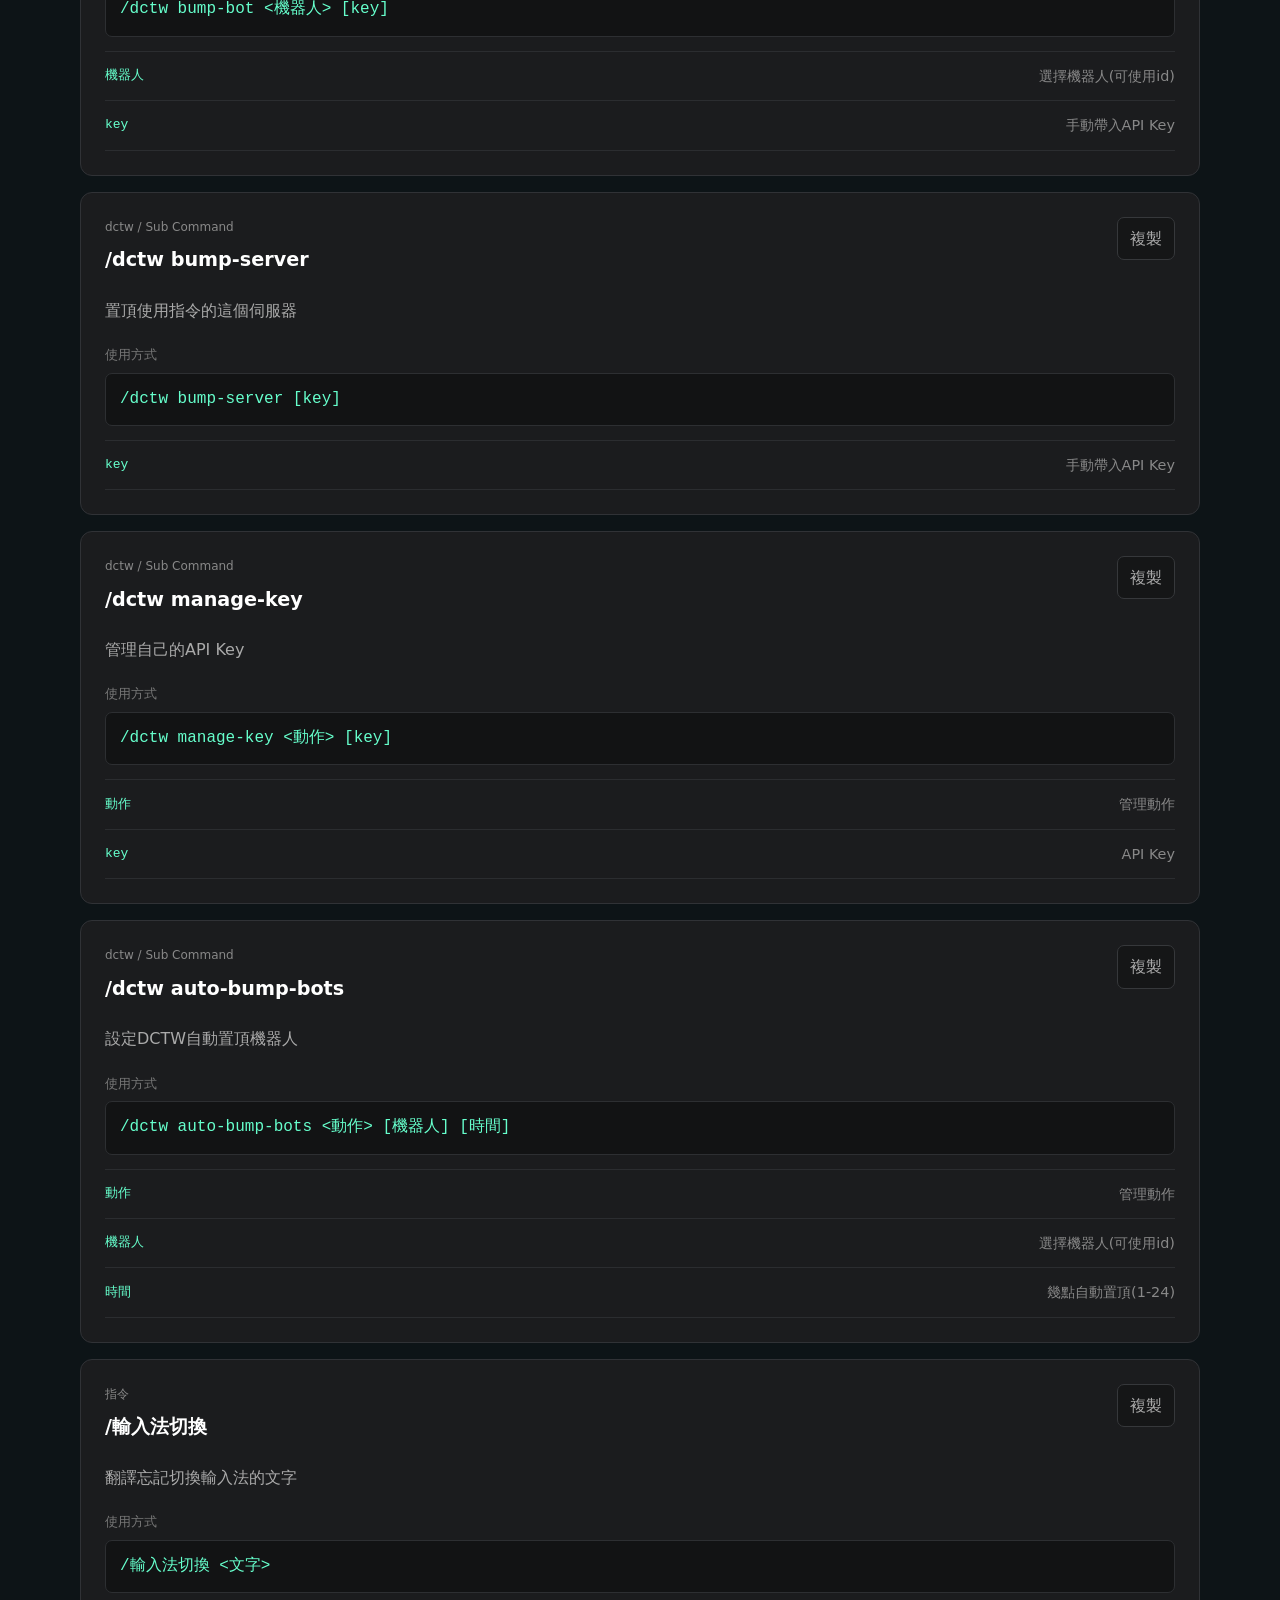
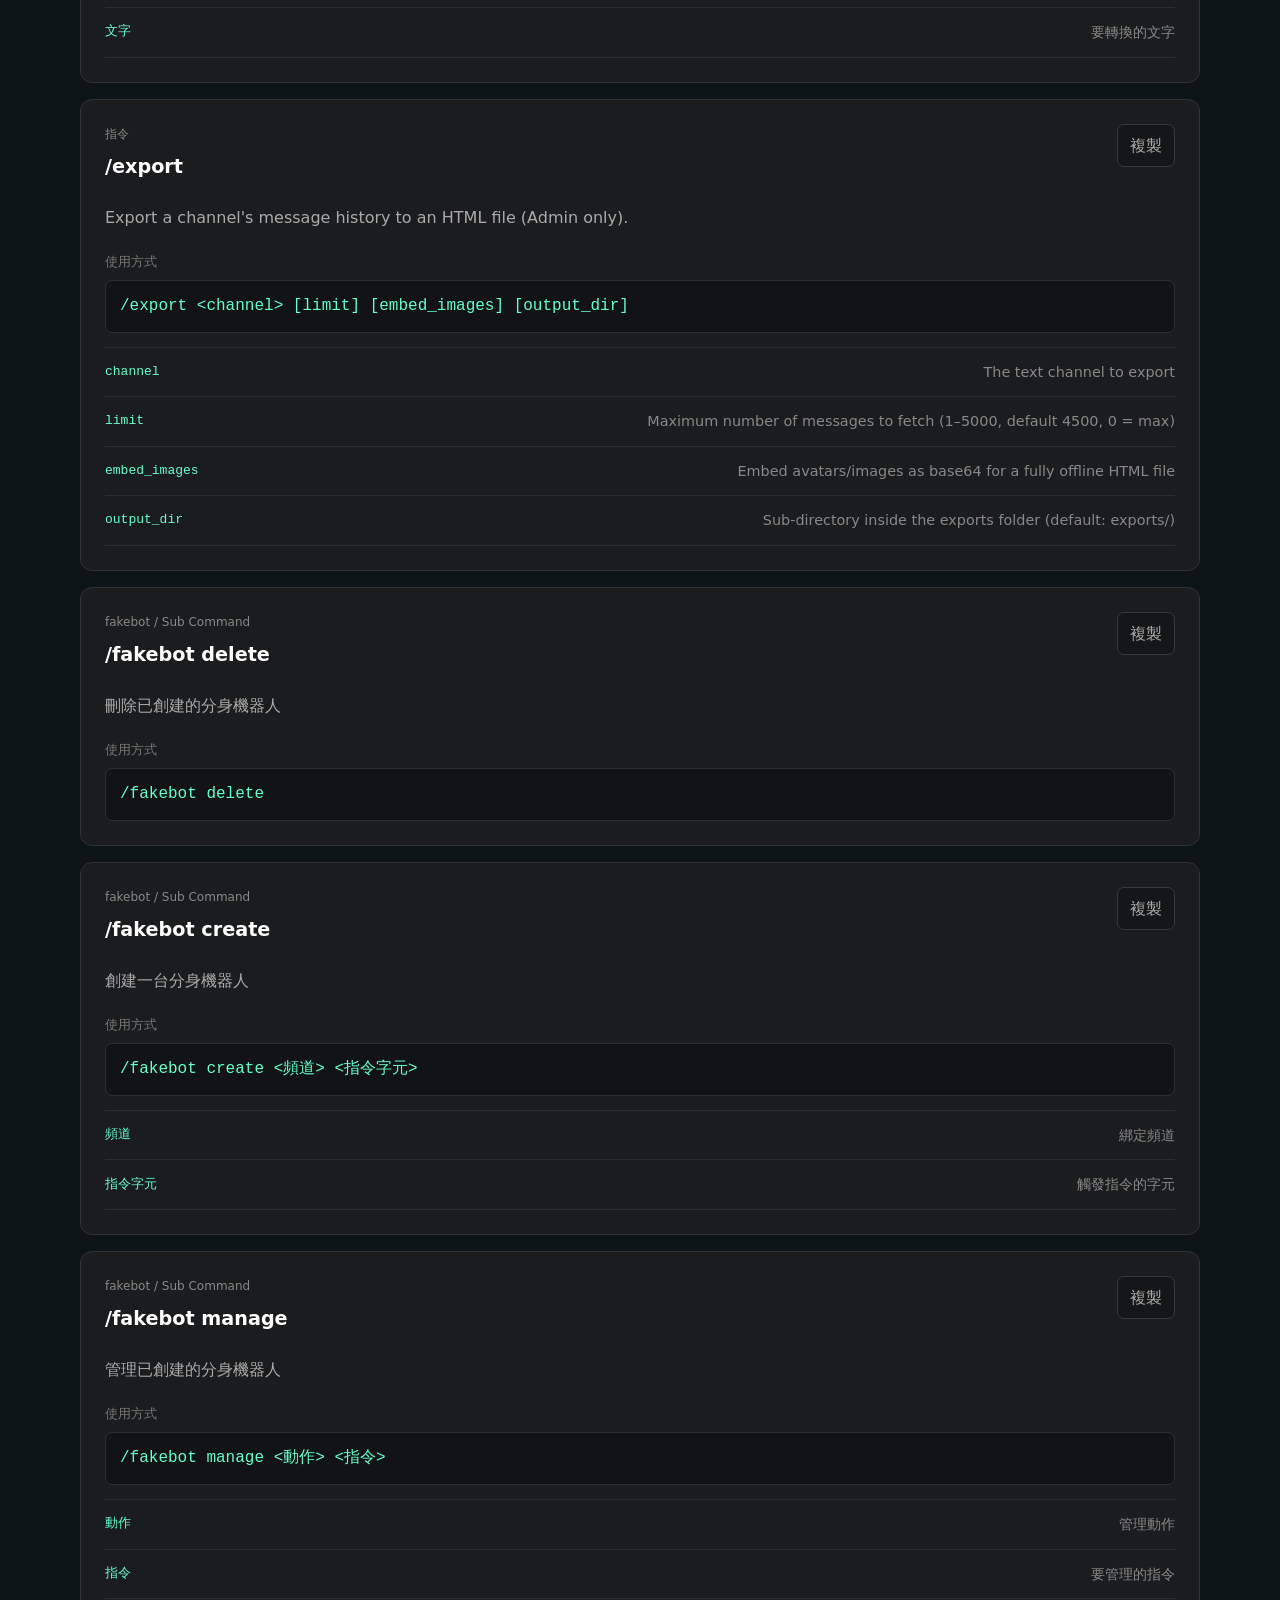
<file: commands.html>
<!DOCTYPE html>

<html lang="zh-TW">

<head>
    <meta charset="UTF-8">
    <meta name="viewport" content="width=device-width, initial-scale=1.0">


    <title>指令教學 | 小喵喵 Discord Bot</title>

    <meta name="description" content="小喵喵 Discord Bot 指令使用教學，查看各項功能與指令使用方式。">
    <meta name="keywords" content="小喵喵, Discord Bot, Discord, 指令, 教學">

    <link rel="icon" href="style/cat.png" type="image/x-icon">
    <link href="https://fonts.googleapis.com/css2?family=Poppins:wght@400;500;600&display=swap" rel="stylesheet">

    <link rel="stylesheet" href="style/index.css">
    <link rel="stylesheet" href="style/responsive.css">
    <link rel="stylesheet" href="style/commands.css">


</head>

<body>

    <header class="site-header">
        <div class="container header-container">


            <a class="logo" href="index.html">
                <img src="style/cat.png" alt="小喵喵 Logo">
                <span>小喵喵</span>
            </a>

            <button type="button" class="menu-toggle" id="menuToggle" aria-label="開啟選單" aria-expanded="false">
                <span></span>
                <span></span>
                <span></span>
            </button>

            <nav id="mainNav">
                <a href="index.html">返回首頁</a>
                <a href="#commands">指令列表</a>
                <a href="#usage">使用方式</a>
                <a href="#permissions">權限說明</a>
            </nav>

        </div>


    </header>

    <section class="command-hero">
        <div class="container">


            <span class="eyebrow">COMMAND GUIDE</span>

            <h1>小喵喵指令教學</h1>

            <p>
                查看小喵喵提供的 Discord 指令與使用方式。
                <br>
                每個功能都整理在同一頁，方便快速查找。
            </p>

            <div class="command-search">
                <input type="search" id="commandSearch" placeholder="搜尋指令或功能..." autocomplete="off">
            </div>

        </div>


    </section>

    <main>

        <section id="commands" class="commands-section">
            <div class="container">


                <div class="section-heading">
                    <span class="eyebrow">COMMANDS</span>
                    <h2>指令列表</h2>
                    <p>選擇你需要的功能，查看完整使用方式。</p>
                </div>

                <article class="command-card" data-command="rpg player bag">

                    <div class="command-header">

                        <div>
                            <span class="command-category">rpg / player</span>
                            <h3>/rpg player bag</h3>
                        </div>

                        <button class="copy-command" type="button" data-copy="/rpg player bag">
                            複製
                        </button>

                    </div>

                    <p class="command-description">
                        查看個人資訊
                    </p>

                    <div class="command-block">

                        <span>使用方式</span>

                        <code>/rpg player bag</code>

                    </div>

                </article>

                <article class="command-card" data-command="rpg player eat">

                    <div class="command-header">

                        <div>
                            <span class="command-category">rpg / player</span>
                            <h3>/rpg player eat</h3>
                        </div>

                        <button class="copy-command" type="button" data-copy="/rpg player eat &lt;食物&gt; [數量]">
                            複製
                        </button>

                    </div>

                    <p class="command-description">
                        RPG吃東西回復血量
                    </p>

                    <div class="command-block">

                        <span>使用方式</span>

                        <code>/rpg player eat &lt;食物&gt; [數量]</code>

                    </div>

                    <div class="command-arguments">

                        <div class="argument">
                            <code>食物</code>
                            <span>要吃的食物</span>
                        </div>
                        <div class="argument">
                            <code>數量</code>
                            <span>要吃的數量(0=自動分配)</span>
                        </div>

                    </div>

                </article>

                <article class="command-card" data-command="rpg player upgrade">

                    <div class="command-header">

                        <div>
                            <span class="command-category">rpg / player</span>
                            <h3>/rpg player upgrade</h3>
                        </div>

                        <button class="copy-command" type="button" data-copy="/rpg player upgrade &lt;能力&gt;">
                            複製
                        </button>

                    </div>

                    <p class="command-description">
                        RPG升級能力
                    </p>

                    <div class="command-block">

                        <span>使用方式</span>

                        <code>/rpg player upgrade &lt;能力&gt;</code>

                    </div>

                    <div class="command-arguments">

                        <div class="argument">
                            <code>能力</code>
                            <span>要提升的能力</span>
                        </div>

                    </div>

                </article>

                <article class="command-card" data-command="rpg player give">

                    <div class="command-header">

                        <div>
                            <span class="command-category">rpg / player</span>
                            <h3>/rpg player give</h3>
                        </div>

                        <button class="copy-command" type="button"
                            data-copy="/rpg player give &lt;玩家&gt; &lt;物品&gt; [數量]">
                            複製
                        </button>

                    </div>

                    <p class="command-description">
                        給予其他玩家物品
                    </p>

                    <div class="command-block">

                        <span>使用方式</span>

                        <code>/rpg player give &lt;玩家&gt; &lt;物品&gt; [數量]</code>

                    </div>

                    <div class="command-arguments">

                        <div class="argument">
                            <code>玩家</code>
                            <span>要給予的玩家</span>
                        </div>
                        <div class="argument">
                            <code>物品</code>
                            <span>要給予的物品</span>
                        </div>
                        <div class="argument">
                            <code>數量</code>
                            <span>要給予的數量(預設為1)</span>
                        </div>

                    </div>

                </article>

                <article class="command-card" data-command="rpg economy sell">

                    <div class="command-header">

                        <div>
                            <span class="command-category">rpg / economy</span>
                            <h3>/rpg economy sell</h3>
                        </div>

                        <button class="copy-command" type="button" data-copy="/rpg economy sell &lt;物品&gt; [數量]">
                            複製
                        </button>

                    </div>

                    <p class="command-description">
                        RPG賣出物品
                    </p>

                    <div class="command-block">

                        <span>使用方式</span>

                        <code>/rpg economy sell &lt;物品&gt; [數量]</code>

                    </div>

                    <div class="command-arguments">

                        <div class="argument">
                            <code>物品</code>
                            <span>要賣出的物品</span>
                        </div>
                        <div class="argument">
                            <code>數量</code>
                            <span>要賣出的數量(1)</span>
                        </div>

                    </div>

                </article>

                <article class="command-card" data-command="rpg economy buy">

                    <div class="command-header">

                        <div>
                            <span class="command-category">rpg / economy</span>
                            <h3>/rpg economy buy</h3>
                        </div>

                        <button class="copy-command" type="button" data-copy="/rpg economy buy &lt;物品&gt; [數量]">
                            複製
                        </button>

                    </div>

                    <p class="command-description">
                        RPG買入物品
                    </p>

                    <div class="command-block">

                        <span>使用方式</span>

                        <code>/rpg economy buy &lt;物品&gt; [數量]</code>

                    </div>

                    <div class="command-arguments">

                        <div class="argument">
                            <code>物品</code>
                            <span>要買入的物品</span>
                        </div>
                        <div class="argument">
                            <code>數量</code>
                            <span>要買入的數量(1)</span>
                        </div>

                    </div>

                </article>

                <article class="command-card" data-command="rpg economy pay">

                    <div class="command-header">

                        <div>
                            <span class="command-category">rpg / economy</span>
                            <h3>/rpg economy pay</h3>
                        </div>

                        <button class="copy-command" type="button" data-copy="/rpg economy pay &lt;玩家&gt; &lt;錢&gt;">
                            複製
                        </button>

                    </div>

                    <p class="command-description">
                        付錢給別人 抽5%手續費(公會除外)
                    </p>

                    <div class="command-block">

                        <span>使用方式</span>

                        <code>/rpg economy pay &lt;玩家&gt; &lt;錢&gt;</code>

                    </div>

                    <div class="command-arguments">

                        <div class="argument">
                            <code>玩家</code>
                            <span>拿錢的玩家</span>
                        </div>
                        <div class="argument">
                            <code>錢</code>
                            <span>要付的錢</span>
                        </div>

                    </div>

                </article>

                <article class="command-card" data-command="rpg economy guild">

                    <div class="command-header">

                        <div>
                            <span class="command-category">rpg / economy</span>
                            <h3>/rpg economy guild</h3>
                        </div>

                        <button class="copy-command" type="button" data-copy="/rpg economy guild &lt;動作&gt; [公會]">
                            複製
                        </button>

                    </div>

                    <p class="command-description">
                        RPG玩家公會
                    </p>

                    <div class="command-block">

                        <span>使用方式</span>

                        <code>/rpg economy guild &lt;動作&gt; [公會]</code>

                    </div>

                    <div class="command-arguments">

                        <div class="argument">
                            <code>動作</code>
                            <span>執行動作</span>
                        </div>
                        <div class="argument">
                            <code>公會</code>
                            <span>RPG公會</span>
                        </div>

                    </div>

                </article>

                <article class="command-card" data-command="rpg economy dice">

                    <div class="command-header">

                        <div>
                            <span class="command-category">rpg / economy</span>
                            <h3>/rpg economy dice</h3>
                        </div>

                        <button class="copy-command" type="button" data-copy="/rpg economy dice &lt;錢&gt; [骰子]">
                            複製
                        </button>

                    </div>

                    <p class="command-description">
                        RPG遊玩比大小
                    </p>

                    <div class="command-block">

                        <span>使用方式</span>

                        <code>/rpg economy dice &lt;錢&gt; [骰子]</code>

                    </div>

                    <div class="command-arguments">

                        <div class="argument">
                            <code>錢</code>
                            <span>要賭的錢</span>
                        </div>
                        <div class="argument">
                            <code>骰子</code>
                            <span>骰子數量(預設2)</span>
                        </div>

                    </div>

                </article>

                <article class="command-card" data-command="rpg economy blackjack">

                    <div class="command-header">

                        <div>
                            <span class="command-category">rpg / economy</span>
                            <h3>/rpg economy blackjack</h3>
                        </div>

                        <button class="copy-command" type="button" data-copy="/rpg economy blackjack &lt;錢&gt;">
                            複製
                        </button>

                    </div>

                    <p class="command-description">
                        RPG遊玩21點
                    </p>

                    <div class="command-block">

                        <span>使用方式</span>

                        <code>/rpg economy blackjack &lt;錢&gt;</code>

                    </div>

                    <div class="command-arguments">

                        <div class="argument">
                            <code>錢</code>
                            <span>要賭的錢</span>
                        </div>

                    </div>

                </article>

                <article class="command-card" data-command="rpg economy gift">

                    <div class="command-header">

                        <div>
                            <span class="command-category">rpg / economy</span>
                            <h3>/rpg economy gift</h3>
                        </div>

                        <button class="copy-command" type="button" data-copy="/rpg economy gift &lt;代碼&gt;">
                            複製
                        </button>

                    </div>

                    <p class="command-description">
                        領取RPG獎勵代碼
                    </p>

                    <div class="command-block">

                        <span>使用方式</span>

                        <code>/rpg economy gift &lt;代碼&gt;</code>

                    </div>

                    <div class="command-arguments">

                        <div class="argument">
                            <code>代碼</code>
                            <span>要兌換的代碼</span>
                        </div>

                    </div>

                </article>

                <article class="command-card" data-command="rpg economy rank">

                    <div class="command-header">

                        <div>
                            <span class="command-category">rpg / economy</span>
                            <h3>/rpg economy rank</h3>
                        </div>

                        <button class="copy-command" type="button" data-copy="/rpg economy rank [玩家]">
                            複製
                        </button>

                    </div>

                    <p class="command-description">
                        查看RPG玩家經濟排名
                    </p>

                    <div class="command-block">

                        <span>使用方式</span>

                        <code>/rpg economy rank [玩家]</code>

                    </div>

                    <div class="command-arguments">

                        <div class="argument">
                            <code>玩家</code>
                            <span>要查詢的玩家</span>
                        </div>

                    </div>

                </article>

                <article class="command-card" data-command="rpg economy shop">

                    <div class="command-header">

                        <div>
                            <span class="command-category">rpg / economy</span>
                            <h3>/rpg economy shop</h3>
                        </div>

                        <button class="copy-command" type="button" data-copy="/rpg economy shop">
                            複製
                        </button>

                    </div>

                    <p class="command-description">
                        查看其他玩家的商店
                    </p>

                    <div class="command-block">

                        <span>使用方式</span>

                        <code>/rpg economy shop</code>

                    </div>

                </article>

                <article class="command-card" data-command="rpg work hunt">

                    <div class="command-header">

                        <div>
                            <span class="command-category">rpg / work</span>
                            <h3>/rpg work hunt</h3>
                        </div>

                        <button class="copy-command" type="button" data-copy="/rpg work hunt">
                            複製
                        </button>

                    </div>

                    <p class="command-description">
                        開始打獵
                    </p>

                    <div class="command-block">

                        <span>使用方式</span>

                        <code>/rpg work hunt</code>

                    </div>

                </article>

                <article class="command-card" data-command="rpg work fish">

                    <div class="command-header">

                        <div>
                            <span class="command-category">rpg / work</span>
                            <h3>/rpg work fish</h3>
                        </div>

                        <button class="copy-command" type="button" data-copy="/rpg work fish">
                            複製
                        </button>

                    </div>

                    <p class="command-description">
                        RPG釣魚
                    </p>

                    <div class="command-block">

                        <span>使用方式</span>

                        <code>/rpg work fish</code>

                    </div>

                </article>

                <article class="command-card" data-command="rpg work cook">

                    <div class="command-header">

                        <div>
                            <span class="command-category">rpg / work</span>
                            <h3>/rpg work cook</h3>
                        </div>

                        <button class="copy-command" type="button" data-copy="/rpg work cook &lt;食物&gt; [數量]">
                            複製
                        </button>

                    </div>

                    <p class="command-description">
                        RPG烹煮食物
                    </p>

                    <div class="command-block">

                        <span>使用方式</span>

                        <code>/rpg work cook &lt;食物&gt; [數量]</code>

                    </div>

                    <div class="command-arguments">

                        <div class="argument">
                            <code>食物</code>
                            <span>要烹煮的食物</span>
                        </div>
                        <div class="argument">
                            <code>數量</code>
                            <span>要烹煮的數量(預設為1)</span>
                        </div>

                    </div>

                </article>

                <article class="command-card" data-command="rpg work mine">

                    <div class="command-header">

                        <div>
                            <span class="command-category">rpg / work</span>
                            <h3>/rpg work mine</h3>
                        </div>

                        <button class="copy-command" type="button" data-copy="/rpg work mine">
                            複製
                        </button>

                    </div>

                    <p class="command-description">
                        RPG開始挖礦吧
                    </p>

                    <div class="command-block">

                        <span>使用方式</span>

                        <code>/rpg work mine</code>

                    </div>

                </article>

                <article class="command-card" data-command="rpg work chop">

                    <div class="command-header">

                        <div>
                            <span class="command-category">rpg / work</span>
                            <h3>/rpg work chop</h3>
                        </div>

                        <button class="copy-command" type="button" data-copy="/rpg work chop">
                            複製
                        </button>

                    </div>

                    <p class="command-description">
                        砍樹取得木頭
                    </p>

                    <div class="command-block">

                        <span>使用方式</span>

                        <code>/rpg work chop</code>

                    </div>

                </article>

                <article class="command-card" data-command="rpg work collect">

                    <div class="command-header">

                        <div>
                            <span class="command-category">rpg / work</span>
                            <h3>/rpg work collect</h3>
                        </div>

                        <button class="copy-command" type="button" data-copy="/rpg work collect">
                            複製
                        </button>

                    </div>

                    <p class="command-description">
                        RPG採集藥草
                    </p>

                    <div class="command-block">

                        <span>使用方式</span>

                        <code>/rpg work collect</code>

                    </div>

                </article>

                <article class="command-card" data-command="rpg work farm">

                    <div class="command-header">

                        <div>
                            <span class="command-category">rpg / work</span>
                            <h3>/rpg work farm</h3>
                        </div>

                        <button class="copy-command" type="button" data-copy="/rpg work farm [幼苗]">
                            複製
                        </button>

                    </div>

                    <p class="command-description">
                        RPG種植植物(幼苗)
                    </p>

                    <div class="command-block">

                        <span>使用方式</span>

                        <code>/rpg work farm [幼苗]</code>

                    </div>

                    <div class="command-arguments">

                        <div class="argument">
                            <code>幼苗</code>
                            <span>要種植的幼苗</span>
                        </div>

                    </div>

                </article>

                <article class="command-card" data-command="rpg work craft">

                    <div class="command-header">

                        <div>
                            <span class="command-category">rpg / work</span>
                            <h3>/rpg work craft</h3>
                        </div>

                        <button class="copy-command" type="button" data-copy="/rpg work craft [物品] [數量]">
                            複製
                        </button>

                    </div>

                    <p class="command-description">
                        RPG製作合成物品
                    </p>

                    <div class="command-block">

                        <span>使用方式</span>

                        <code>/rpg work craft [物品] [數量]</code>

                    </div>

                    <div class="command-arguments">

                        <div class="argument">
                            <code>物品</code>
                            <span>要合成的物品(search)</span>
                        </div>
                        <div class="argument">
                            <code>數量</code>
                            <span>要合成的數量(1)</span>
                        </div>

                    </div>

                </article>

                <article class="command-card" data-command="rpg battle setting">

                    <div class="command-header">

                        <div>
                            <span class="command-category">rpg / battle</span>
                            <h3>/rpg battle setting</h3>
                        </div>

                        <button class="copy-command" type="button" data-copy="/rpg battle setting &lt;模式&gt;">
                            複製
                        </button>

                    </div>

                    <p class="command-description">
                        啟用/關閉個人對戰
                    </p>

                    <div class="command-block">

                        <span>使用方式</span>

                        <code>/rpg battle setting &lt;模式&gt;</code>

                    </div>

                    <div class="command-arguments">

                        <div class="argument">
                            <code>模式</code>
                            <span>選擇設定/查看模式</span>
                        </div>

                    </div>

                </article>

                <article class="command-card" data-command="rpg battle request">

                    <div class="command-header">

                        <div>
                            <span class="command-category">rpg / battle</span>
                            <h3>/rpg battle request</h3>
                        </div>

                        <button class="copy-command" type="button" data-copy="/rpg battle request &lt;玩家&gt;">
                            複製
                        </button>

                    </div>

                    <p class="command-description">
                        請求與玩家對戰
                    </p>

                    <div class="command-block">

                        <span>使用方式</span>

                        <code>/rpg battle request &lt;玩家&gt;</code>

                    </div>

                    <div class="command-arguments">

                        <div class="argument">
                            <code>玩家</code>
                            <span>要對戰的玩家</span>
                        </div>

                    </div>

                </article>

                <article class="command-card" data-command="rpg help">

                    <div class="command-header">

                        <div>
                            <span class="command-category">rpg / Sub Command</span>
                            <h3>/rpg help</h3>
                        </div>

                        <button class="copy-command" type="button" data-copy="/rpg help &lt;教學&gt;">
                            複製
                        </button>

                    </div>

                    <p class="command-description">
                        顯示RPG系統的教學介紹與功能說明
                    </p>

                    <div class="command-block">

                        <span>使用方式</span>

                        <code>/rpg help &lt;教學&gt;</code>

                    </div>

                    <div class="command-arguments">

                        <div class="argument">
                            <code>教學</code>
                            <span>選擇要看的教學</span>
                        </div>

                    </div>

                </article>

                <article class="command-card" data-command="rpg deleteaccount">

                    <div class="command-header">

                        <div>
                            <span class="command-category">rpg / Sub Command</span>
                            <h3>/rpg deleteaccount</h3>
                        </div>

                        <button class="copy-command" type="button" data-copy="/rpg deleteaccount">
                            複製
                        </button>

                    </div>

                    <p class="command-description">
                        刪除RPG帳號
                    </p>

                    <div class="command-block">

                        <span>使用方式</span>

                        <code>/rpg deleteaccount</code>

                    </div>

                </article>

                <article class="command-card" data-command="rpg createaccount">

                    <div class="command-header">

                        <div>
                            <span class="command-category">rpg / Sub Command</span>
                            <h3>/rpg createaccount</h3>
                        </div>

                        <button class="copy-command" type="button" data-copy="/rpg createaccount">
                            複製
                        </button>

                    </div>

                    <p class="command-description">
                        創建RPG帳號
                    </p>

                    <div class="command-block">

                        <span>使用方式</span>

                        <code>/rpg createaccount</code>

                    </div>

                </article>

                <article class="command-card" data-command="rpg info">

                    <div class="command-header">

                        <div>
                            <span class="command-category">rpg / Sub Command</span>
                            <h3>/rpg info</h3>
                        </div>

                        <button class="copy-command" type="button" data-copy="/rpg info &lt;物品&gt;">
                            複製
                        </button>

                    </div>

                    <p class="command-description">
                        查看RPG資訊
                    </p>

                    <div class="command-block">

                        <span>使用方式</span>

                        <code>/rpg info &lt;物品&gt;</code>

                    </div>

                    <div class="command-arguments">

                        <div class="argument">
                            <code>物品</code>
                            <span>要查看的物品</span>
                        </div>

                    </div>

                </article>

                <article class="command-card" data-command="rpg dev-explore">

                    <div class="command-header">

                        <div>
                            <span class="command-category">rpg / Sub Command</span>
                            <h3>/rpg dev-explore</h3>
                        </div>

                        <button class="copy-command" type="button" data-copy="/rpg dev-explore &lt;模組&gt;">
                            複製
                        </button>

                    </div>

                    <p class="command-description">
                        RPG探索遊戲開發模式
                    </p>

                    <div class="command-block">

                        <span>使用方式</span>

                        <code>/rpg dev-explore &lt;模組&gt;</code>

                    </div>

                    <div class="command-arguments">

                        <div class="argument">
                            <code>模組</code>
                            <span>Json檔案模組</span>
                        </div>

                    </div>

                </article>

                <article class="command-card" data-command="rpg explore">

                    <div class="command-header">

                        <div>
                            <span class="command-category">rpg / Sub Command</span>
                            <h3>/rpg explore</h3>
                        </div>

                        <button class="copy-command" type="button" data-copy="/rpg explore">
                            複製
                        </button>

                    </div>

                    <p class="command-description">
                        RPG探索遊戲
                    </p>

                    <div class="command-block">

                        <span>使用方式</span>

                        <code>/rpg explore</code>

                    </div>

                </article>

                <article class="command-card" data-command="rpg recipe">

                    <div class="command-header">

                        <div>
                            <span class="command-category">rpg / Sub Command</span>
                            <h3>/rpg recipe</h3>
                        </div>

                        <button class="copy-command" type="button" data-copy="/rpg recipe [物品]">
                            複製
                        </button>

                    </div>

                    <p class="command-description">
                        RPG製作物品的配方與取得數量
                    </p>

                    <div class="command-block">

                        <span>使用方式</span>

                        <code>/rpg recipe [物品]</code>

                    </div>

                    <div class="command-arguments">

                        <div class="argument">
                            <code>物品</code>
                            <span>要查看的物品(search)</span>
                        </div>

                    </div>

                </article>

                <article class="command-card" data-command="help">

                    <div class="command-header">

                        <div>
                            <span class="command-category">指令</span>
                            <h3>/help</h3>
                        </div>

                        <button class="copy-command" type="button" data-copy="/help &lt;指令&gt;">
                            複製
                        </button>

                    </div>

                    <p class="command-description">
                        查詢指令的資訊
                    </p>

                    <div class="command-block">

                        <span>使用方式</span>

                        <code>/help &lt;指令&gt;</code>

                    </div>

                    <div class="command-arguments">

                        <div class="argument">
                            <code>指令</code>
                            <span>輸入斜線指令或文字指令</span>
                        </div>

                    </div>

                </article>

                <article class="command-card" data-command="leave-server">

                    <div class="command-header">

                        <div>
                            <span class="command-category">指令</span>
                            <h3>/leave-server</h3>
                        </div>

                        <button class="copy-command" type="button" data-copy="/leave-server &lt;guild_id&gt;">
                            複製
                        </button>

                    </div>

                    <p class="command-description">
                        Leave server for developer
                    </p>

                    <div class="command-block">

                        <span>使用方式</span>

                        <code>/leave-server &lt;guild_id&gt;</code>

                    </div>

                    <div class="command-arguments">

                        <div class="argument">
                            <code>guild_id</code>
                            <span>…</span>
                        </div>

                    </div>

                </article>

                <article class="command-card" data-command="send-dev">

                    <div class="command-header">

                        <div>
                            <span class="command-category">指令</span>
                            <h3>/send-dev</h3>
                        </div>

                        <button class="copy-command" type="button" data-copy="/send-dev">
                            複製
                        </button>

                    </div>

                    <p class="command-description">
                        Send message for developer
                    </p>

                    <div class="command-block">

                        <span>使用方式</span>

                        <code>/send-dev</code>

                    </div>

                </article>

                <article class="command-card" data-command="dctw vote-server">

                    <div class="command-header">

                        <div>
                            <span class="command-category">dctw / Sub Command</span>
                            <h3>/dctw vote-server</h3>
                        </div>

                        <button class="copy-command" type="button" data-copy="/dctw vote-server &lt;伺服器&gt; [key]">
                            複製
                        </button>

                    </div>

                    <p class="command-description">
                        投票已上傳的伺服器
                    </p>

                    <div class="command-block">

                        <span>使用方式</span>

                        <code>/dctw vote-server &lt;伺服器&gt; [key]</code>

                    </div>

                    <div class="command-arguments">

                        <div class="argument">
                            <code>伺服器</code>
                            <span>選擇伺服器(可使用id)</span>
                        </div>
                        <div class="argument">
                            <code>key</code>
                            <span>手動帶入API Key</span>
                        </div>

                    </div>

                </article>

                <article class="command-card" data-command="dctw vote-bot">

                    <div class="command-header">

                        <div>
                            <span class="command-category">dctw / Sub Command</span>
                            <h3>/dctw vote-bot</h3>
                        </div>

                        <button class="copy-command" type="button" data-copy="/dctw vote-bot &lt;機器人&gt; [key]">
                            複製
                        </button>

                    </div>

                    <p class="command-description">
                        投票已上傳的機器人
                    </p>

                    <div class="command-block">

                        <span>使用方式</span>

                        <code>/dctw vote-bot &lt;機器人&gt; [key]</code>

                    </div>

                    <div class="command-arguments">

                        <div class="argument">
                            <code>機器人</code>
                            <span>選擇機器人(可使用id)</span>
                        </div>
                        <div class="argument">
                            <code>key</code>
                            <span>手動帶入API Key</span>
                        </div>

                    </div>

                </article>

                <article class="command-card" data-command="dctw bump-bot">

                    <div class="command-header">

                        <div>
                            <span class="command-category">dctw / Sub Command</span>
                            <h3>/dctw bump-bot</h3>
                        </div>

                        <button class="copy-command" type="button" data-copy="/dctw bump-bot &lt;機器人&gt; [key]">
                            複製
                        </button>

                    </div>

                    <p class="command-description">
                        置頂自己的機器人
                    </p>

                    <div class="command-block">

                        <span>使用方式</span>

                        <code>/dctw bump-bot &lt;機器人&gt; [key]</code>

                    </div>

                    <div class="command-arguments">

                        <div class="argument">
                            <code>機器人</code>
                            <span>選擇機器人(可使用id)</span>
                        </div>
                        <div class="argument">
                            <code>key</code>
                            <span>手動帶入API Key</span>
                        </div>

                    </div>

                </article>

                <article class="command-card" data-command="dctw bump-server">

                    <div class="command-header">

                        <div>
                            <span class="command-category">dctw / Sub Command</span>
                            <h3>/dctw bump-server</h3>
                        </div>

                        <button class="copy-command" type="button" data-copy="/dctw bump-server [key]">
                            複製
                        </button>

                    </div>

                    <p class="command-description">
                        置頂使用指令的這個伺服器
                    </p>

                    <div class="command-block">

                        <span>使用方式</span>

                        <code>/dctw bump-server [key]</code>

                    </div>

                    <div class="command-arguments">

                        <div class="argument">
                            <code>key</code>
                            <span>手動帶入API Key</span>
                        </div>

                    </div>

                </article>

                <article class="command-card" data-command="dctw manage-key">

                    <div class="command-header">

                        <div>
                            <span class="command-category">dctw / Sub Command</span>
                            <h3>/dctw manage-key</h3>
                        </div>

                        <button class="copy-command" type="button" data-copy="/dctw manage-key &lt;動作&gt; [key]">
                            複製
                        </button>

                    </div>

                    <p class="command-description">
                        管理自己的API Key
                    </p>

                    <div class="command-block">

                        <span>使用方式</span>

                        <code>/dctw manage-key &lt;動作&gt; [key]</code>

                    </div>

                    <div class="command-arguments">

                        <div class="argument">
                            <code>動作</code>
                            <span>管理動作</span>
                        </div>
                        <div class="argument">
                            <code>key</code>
                            <span>API Key</span>
                        </div>

                    </div>

                </article>

                <article class="command-card" data-command="dctw auto-bump-bots">

                    <div class="command-header">

                        <div>
                            <span class="command-category">dctw / Sub Command</span>
                            <h3>/dctw auto-bump-bots</h3>
                        </div>

                        <button class="copy-command" type="button"
                            data-copy="/dctw auto-bump-bots &lt;動作&gt; [機器人] [時間]">
                            複製
                        </button>

                    </div>

                    <p class="command-description">
                        設定DCTW自動置頂機器人
                    </p>

                    <div class="command-block">

                        <span>使用方式</span>

                        <code>/dctw auto-bump-bots &lt;動作&gt; [機器人] [時間]</code>

                    </div>

                    <div class="command-arguments">

                        <div class="argument">
                            <code>動作</code>
                            <span>管理動作</span>
                        </div>
                        <div class="argument">
                            <code>機器人</code>
                            <span>選擇機器人(可使用id)</span>
                        </div>
                        <div class="argument">
                            <code>時間</code>
                            <span>幾點自動置頂(1-24)</span>
                        </div>

                    </div>

                </article>

                <article class="command-card" data-command="輸入法切換">

                    <div class="command-header">

                        <div>
                            <span class="command-category">指令</span>
                            <h3>/輸入法切換</h3>
                        </div>

                        <button class="copy-command" type="button" data-copy="/輸入法切換 &lt;文字&gt;">
                            複製
                        </button>

                    </div>

                    <p class="command-description">
                        翻譯忘記切換輸入法的文字
                    </p>

                    <div class="command-block">

                        <span>使用方式</span>

                        <code>/輸入法切換 &lt;文字&gt;</code>

                    </div>

                    <div class="command-arguments">

                        <div class="argument">
                            <code>文字</code>
                            <span>要轉換的文字</span>
                        </div>

                    </div>

                </article>

                <article class="command-card" data-command="export">

                    <div class="command-header">

                        <div>
                            <span class="command-category">指令</span>
                            <h3>/export</h3>
                        </div>

                        <button class="copy-command" type="button"
                            data-copy="/export &lt;channel&gt; [limit] [embed_images] [output_dir]">
                            複製
                        </button>

                    </div>

                    <p class="command-description">
                        Export a channel&#x27;s message history to an HTML file (Admin only).
                    </p>

                    <div class="command-block">

                        <span>使用方式</span>

                        <code>/export &lt;channel&gt; [limit] [embed_images] [output_dir]</code>

                    </div>

                    <div class="command-arguments">

                        <div class="argument">
                            <code>channel</code>
                            <span>The text channel to export</span>
                        </div>
                        <div class="argument">
                            <code>limit</code>
                            <span>Maximum number of messages to fetch (1–5000, default 4500, 0 = max)</span>
                        </div>
                        <div class="argument">
                            <code>embed_images</code>
                            <span>Embed avatars/images as base64 for a fully offline HTML file</span>
                        </div>
                        <div class="argument">
                            <code>output_dir</code>
                            <span>Sub-directory inside the exports folder (default: exports/)</span>
                        </div>

                    </div>

                </article>

                <article class="command-card" data-command="fakebot delete">

                    <div class="command-header">

                        <div>
                            <span class="command-category">fakebot / Sub Command</span>
                            <h3>/fakebot delete</h3>
                        </div>

                        <button class="copy-command" type="button" data-copy="/fakebot delete">
                            複製
                        </button>

                    </div>

                    <p class="command-description">
                        刪除已創建的分身機器人
                    </p>

                    <div class="command-block">

                        <span>使用方式</span>

                        <code>/fakebot delete</code>

                    </div>

                </article>

                <article class="command-card" data-command="fakebot create">

                    <div class="command-header">

                        <div>
                            <span class="command-category">fakebot / Sub Command</span>
                            <h3>/fakebot create</h3>
                        </div>

                        <button class="copy-command" type="button" data-copy="/fakebot create &lt;頻道&gt; &lt;指令字元&gt;">
                            複製
                        </button>

                    </div>

                    <p class="command-description">
                        創建一台分身機器人
                    </p>

                    <div class="command-block">

                        <span>使用方式</span>

                        <code>/fakebot create &lt;頻道&gt; &lt;指令字元&gt;</code>

                    </div>

                    <div class="command-arguments">

                        <div class="argument">
                            <code>頻道</code>
                            <span>綁定頻道</span>
                        </div>
                        <div class="argument">
                            <code>指令字元</code>
                            <span>觸發指令的字元</span>
                        </div>

                    </div>

                </article>

                <article class="command-card" data-command="fakebot manage">

                    <div class="command-header">

                        <div>
                            <span class="command-category">fakebot / Sub Command</span>
                            <h3>/fakebot manage</h3>
                        </div>

                        <button class="copy-command" type="button" data-copy="/fakebot manage &lt;動作&gt; &lt;指令&gt;">
                            複製
                        </button>

                    </div>

                    <p class="command-description">
                        管理已創建的分身機器人
                    </p>

                    <div class="command-block">

                        <span>使用方式</span>

                        <code>/fakebot manage &lt;動作&gt; &lt;指令&gt;</code>

                    </div>

                    <div class="command-arguments">

                        <div class="argument">
                            <code>動作</code>
                            <span>管理動作</span>
                        </div>
                        <div class="argument">
                            <code>指令</code>
                            <span>要管理的指令</span>
                        </div>

                    </div>

                </article>

                <article class="command-card" data-command="tool invite">

                    <div class="command-header">

                        <div>
                            <span class="command-category">tool / Sub Command</span>
                            <h3>/tool invite</h3>
                        </div>

                        <button class="copy-command" type="button" data-copy="/tool invite [成員]">
                            複製
                        </button>

                    </div>

                    <p class="command-description">
                        查詢自己的邀請被使用的次數
                    </p>

                    <div class="command-block">

                        <span>使用方式</span>

                        <code>/tool invite [成員]</code>

                    </div>

                    <div class="command-arguments">

                        <div class="argument">
                            <code>成員</code>
                            <span>成員</span>
                        </div>

                    </div>

                </article>

                <article class="command-card" data-command="tool avatar">

                    <div class="command-header">

                        <div>
                            <span class="command-category">tool / Sub Command</span>
                            <h3>/tool avatar</h3>
                        </div>

                        <button class="copy-command" type="button" data-copy="/tool avatar [用戶]">
                            複製
                        </button>

                    </div>

                    <p class="command-description">
                        使用者頭貼
                    </p>

                    <div class="command-block">

                        <span>使用方式</span>

                        <code>/tool avatar [用戶]</code>

                    </div>

                    <div class="command-arguments">

                        <div class="argument">
                            <code>用戶</code>
                            <span>要查詢的成員/用戶</span>
                        </div>

                    </div>

                </article>

                <article class="command-card" data-command="tool member-info">

                    <div class="command-header">

                        <div>
                            <span class="command-category">tool / Sub Command</span>
                            <h3>/tool member-info</h3>
                        </div>

                        <button class="copy-command" type="button" data-copy="/tool member-info [用戶] [狀態]">
                            複製
                        </button>

                    </div>

                    <p class="command-description">
                        查詢成員的詳細資訊
                    </p>

                    <div class="command-block">

                        <span>使用方式</span>

                        <code>/tool member-info [用戶] [狀態]</code>

                    </div>

                    <div class="command-arguments">

                        <div class="argument">
                            <code>用戶</code>
                            <span>要查詢的成員</span>
                        </div>
                        <div class="argument">
                            <code>狀態</code>
                            <span>是否顯示成員狀態</span>
                        </div>

                    </div>

                </article>

                <article class="command-card" data-command="tool id-lookup">

                    <div class="command-header">

                        <div>
                            <span class="command-category">tool / Sub Command</span>
                            <h3>/tool id-lookup</h3>
                        </div>

                        <button class="copy-command" type="button" data-copy="/tool id-lookup &lt;模式&gt; &lt;id&gt;">
                            複製
                        </button>

                    </div>

                    <p class="command-description">
                        使用id查詢使用者/伺服器
                    </p>

                    <div class="command-block">

                        <span>使用方式</span>

                        <code>/tool id-lookup &lt;模式&gt; &lt;id&gt;</code>

                    </div>

                    <div class="command-arguments">

                        <div class="argument">
                            <code>模式</code>
                            <span>查詢模式</span>
                        </div>
                        <div class="argument">
                            <code>id</code>
                            <span>使用者/伺服器id</span>
                        </div>

                    </div>

                </article>

                <article class="command-card" data-command="tool role-info">

                    <div class="command-header">

                        <div>
                            <span class="command-category">tool / Sub Command</span>
                            <h3>/tool role-info</h3>
                        </div>

                        <button class="copy-command" type="button" data-copy="/tool role-info &lt;身分組&gt;">
                            複製
                        </button>

                    </div>

                    <p class="command-description">
                        身分組資訊
                    </p>

                    <div class="command-block">

                        <span>使用方式</span>

                        <code>/tool role-info &lt;身分組&gt;</code>

                    </div>

                    <div class="command-arguments">

                        <div class="argument">
                            <code>身分組</code>
                            <span>要查看的身分組</span>
                        </div>

                    </div>

                </article>

                <article class="command-card" data-command="tool server-info">

                    <div class="command-header">

                        <div>
                            <span class="command-category">tool / Sub Command</span>
                            <h3>/tool server-info</h3>
                        </div>

                        <button class="copy-command" type="button" data-copy="/tool server-info">
                            複製
                        </button>

                    </div>

                    <p class="command-description">
                        伺服器資訊
                    </p>

                    <div class="command-block">

                        <span>使用方式</span>

                        <code>/tool server-info</code>

                    </div>

                </article>

                <article class="command-card" data-command="tool uuid-generator">

                    <div class="command-header">

                        <div>
                            <span class="command-category">tool / Sub Command</span>
                            <h3>/tool uuid-generator</h3>
                        </div>

                        <button class="copy-command" type="button" data-copy="/tool uuid-generator">
                            複製
                        </button>

                    </div>

                    <p class="command-description">
                        生成隨機的UUID
                    </p>

                    <div class="command-block">

                        <span>使用方式</span>

                        <code>/tool uuid-generator</code>

                    </div>

                </article>

                <article class="command-card" data-command="tool github">

                    <div class="command-header">

                        <div>
                            <span class="command-category">tool / Sub Command</span>
                            <h3>/tool github</h3>
                        </div>

                        <button class="copy-command" type="button" data-copy="/tool github &lt;名稱&gt;">
                            複製
                        </button>

                    </div>

                    <p class="command-description">
                        查詢Github的使用者
                    </p>

                    <div class="command-block">

                        <span>使用方式</span>

                        <code>/tool github &lt;名稱&gt;</code>

                    </div>

                    <div class="command-arguments">

                        <div class="argument">
                            <code>名稱</code>
                            <span>使用者名稱</span>
                        </div>

                    </div>

                </article>

                <article class="command-card" data-command="tool gift-generator">

                    <div class="command-header">

                        <div>
                            <span class="command-category">tool / Sub Command</span>
                            <h3>/tool gift-generator</h3>
                        </div>

                        <button class="copy-command" type="button" data-copy="/tool gift-generator">
                            複製
                        </button>

                    </div>

                    <p class="command-description">
                        生成nitro的無效連結
                    </p>

                    <div class="command-block">

                        <span>使用方式</span>

                        <code>/tool gift-generator</code>

                    </div>

                </article>

                <article class="command-card" data-command="tool token-generator">

                    <div class="command-header">

                        <div>
                            <span class="command-category">tool / Sub Command</span>
                            <h3>/tool token-generator</h3>
                        </div>

                        <button class="copy-command" type="button" data-copy="/tool token-generator">
                            複製
                        </button>

                    </div>

                    <p class="command-description">
                        隨機生成token
                    </p>

                    <div class="command-block">

                        <span>使用方式</span>

                        <code>/tool token-generator</code>

                    </div>

                </article>

                <article class="command-card" data-command="tool mc-server-info">

                    <div class="command-header">

                        <div>
                            <span class="command-category">tool / Sub Command</span>
                            <h3>/tool mc-server-info</h3>
                        </div>

                        <button class="copy-command" type="button"
                            data-copy="/tool mc-server-info &lt;版本&gt; &lt;ip&gt;">
                            複製
                        </button>

                    </div>

                    <p class="command-description">
                        查詢mc java伺服器資訊
                    </p>

                    <div class="command-block">

                        <span>使用方式</span>

                        <code>/tool mc-server-info &lt;版本&gt; &lt;ip&gt;</code>

                    </div>

                    <div class="command-arguments">

                        <div class="argument">
                            <code>版本</code>
                            <span>版本java/bedrock</span>
                        </div>
                        <div class="argument">
                            <code>ip</code>
                            <span>伺服器ip</span>
                        </div>

                    </div>

                </article>

                <article class="command-card" data-command="tool mc-player-uuid">

                    <div class="command-header">

                        <div>
                            <span class="command-category">tool / Sub Command</span>
                            <h3>/tool mc-player-uuid</h3>
                        </div>

                        <button class="copy-command" type="button" data-copy="/tool mc-player-uuid &lt;玩家&gt;">
                            複製
                        </button>

                    </div>

                    <p class="command-description">
                        查詢mc玩家UUID
                    </p>

                    <div class="command-block">

                        <span>使用方式</span>

                        <code>/tool mc-player-uuid &lt;玩家&gt;</code>

                    </div>

                    <div class="command-arguments">

                        <div class="argument">
                            <code>玩家</code>
                            <span>玩家id</span>
                        </div>

                    </div>

                </article>

                <article class="command-card" data-command="tool mc-player-skin">

                    <div class="command-header">

                        <div>
                            <span class="command-category">tool / Sub Command</span>
                            <h3>/tool mc-player-skin</h3>
                        </div>

                        <button class="copy-command" type="button" data-copy="/tool mc-player-skin &lt;玩家&gt;">
                            複製
                        </button>

                    </div>

                    <p class="command-description">
                        用Minecraft玩家名稱查詢id
                    </p>

                    <div class="command-block">

                        <span>使用方式</span>

                        <code>/tool mc-player-skin &lt;玩家&gt;</code>

                    </div>

                    <div class="command-arguments">

                        <div class="argument">
                            <code>玩家</code>
                            <span>玩家id</span>
                        </div>

                    </div>

                </article>

                <article class="command-card" data-command="tool embed">

                    <div class="command-header">

                        <div>
                            <span class="command-category">tool / Sub Command</span>
                            <h3>/tool embed</h3>
                        </div>

                        <button class="copy-command" type="button" data-copy="/tool embed">
                            複製
                        </button>

                    </div>

                    <p class="command-description">
                        自製嵌入訊息
                    </p>

                    <div class="command-block">

                        <span>使用方式</span>

                        <code>/tool embed</code>

                    </div>

                </article>

                <article class="command-card" data-command="manage purge">

                    <div class="command-header">

                        <div>
                            <span class="command-category">manage / Sub Command</span>
                            <h3>/manage purge</h3>
                        </div>

                        <button class="copy-command" type="button" data-copy="/manage purge &lt;數量&gt; [頻道]">
                            複製
                        </button>

                    </div>

                    <p class="command-description">
                        一次性大量刪除訊息(14天內)
                    </p>

                    <div class="command-block">

                        <span>使用方式</span>

                        <code>/manage purge &lt;數量&gt; [頻道]</code>

                    </div>

                    <div class="command-arguments">

                        <div class="argument">
                            <code>數量</code>
                            <span>訊息數量</span>
                        </div>
                        <div class="argument">
                            <code>頻道</code>
                            <span>指定刪除訊息之頻道</span>
                        </div>

                    </div>

                </article>

                <article class="command-card" data-command="manage voice-move">

                    <div class="command-header">

                        <div>
                            <span class="command-category">manage / Sub Command</span>
                            <h3>/manage voice-move</h3>
                        </div>

                        <button class="copy-command" type="button"
                            data-copy="/manage voice-move &lt;頻道1&gt; &lt;頻道2&gt;">
                            複製
                        </button>

                    </div>

                    <p class="command-description">
                        將所有語音成員移動到其他語音
                    </p>

                    <div class="command-block">

                        <span>使用方式</span>

                        <code>/manage voice-move &lt;頻道1&gt; &lt;頻道2&gt;</code>

                    </div>

                    <div class="command-arguments">

                        <div class="argument">
                            <code>頻道1</code>
                            <span>要移動的頻道</span>
                        </div>
                        <div class="argument">
                            <code>頻道2</code>
                            <span>移動到這個頻道</span>
                        </div>

                    </div>

                </article>

                <article class="command-card" data-command="manage role-button">

                    <div class="command-header">

                        <div>
                            <span class="command-category">manage / Sub Command</span>
                            <h3>/manage role-button</h3>
                        </div>

                        <button class="copy-command" type="button" data-copy="/manage role-button &lt;身分組&gt;">
                            複製
                        </button>

                    </div>

                    <p class="command-description">
                        設定一個給予身分組的按鈕
                    </p>

                    <div class="command-block">

                        <span>使用方式</span>

                        <code>/manage role-button &lt;身分組&gt;</code>

                    </div>

                    <div class="command-arguments">

                        <div class="argument">
                            <code>身分組</code>
                            <span>要給予的身分組</span>
                        </div>

                    </div>

                </article>

                <article class="command-card" data-command="report">

                    <div class="command-header">

                        <div>
                            <span class="command-category">指令</span>
                            <h3>/report</h3>
                        </div>

                        <button class="copy-command" type="button" data-copy="/report">
                            複製
                        </button>

                    </div>

                    <p class="command-description">
                        回報機器人指令/系統/功能問題至後台
                    </p>

                    <div class="command-block">

                        <span>使用方式</span>

                        <code>/report</code>

                    </div>

                </article>

                <article class="command-card" data-command="bot-info">

                    <div class="command-header">

                        <div>
                            <span class="command-category">指令</span>
                            <h3>/bot-info</h3>
                        </div>

                        <button class="copy-command" type="button" data-copy="/bot-info">
                            複製
                        </button>

                    </div>

                    <p class="command-description">
                        喵喵的個人資訊與服務狀態
                    </p>

                    <div class="command-block">

                        <span>使用方式</span>

                        <code>/bot-info</code>

                    </div>

                </article>

                <article class="command-card" data-command="ping">

                    <div class="command-header">

                        <div>
                            <span class="command-category">指令</span>
                            <h3>/ping</h3>
                        </div>

                        <button class="copy-command" type="button" data-copy="/ping">
                            複製
                        </button>

                    </div>

                    <p class="command-description">
                        機器人的延遲
                    </p>

                    <div class="command-block">

                        <span>使用方式</span>

                        <code>/ping</code>

                    </div>

                </article>

                <article class="command-card" data-command="terms">

                    <div class="command-header">

                        <div>
                            <span class="command-category">指令</span>
                            <h3>/terms</h3>
                        </div>

                        <button class="copy-command" type="button" data-copy="/terms">
                            複製
                        </button>

                    </div>

                    <p class="command-description">
                        查看機器人的使用/隱私條款
                    </p>

                    <div class="command-block">

                        <span>使用方式</span>

                        <code>/terms</code>

                    </div>

                </article>

                <article class="command-card" data-command="post-button">

                    <div class="command-header">

                        <div>
                            <span class="command-category">指令</span>
                            <h3>/post-button</h3>
                        </div>

                        <button class="copy-command" type="button" data-copy="/post-button &lt;模式&gt;">
                            複製
                        </button>

                    </div>

                    <p class="command-description">
                        在此頻道設置一個貼文按鈕
                    </p>

                    <div class="command-block">

                        <span>使用方式</span>

                        <code>/post-button &lt;模式&gt;</code>

                    </div>

                    <div class="command-arguments">

                        <div class="argument">
                            <code>模式</code>
                            <span>貼文模式</span>
                        </div>

                    </div>

                </article>

                <article class="command-card" data-command="music history">

                    <div class="command-header">

                        <div>
                            <span class="command-category">music / Sub Command</span>
                            <h3>/music history</h3>
                        </div>

                        <button class="copy-command" type="button" data-copy="/music history">
                            複製
                        </button>

                    </div>

                    <p class="command-description">
                        顯示機器人播放過的音樂
                    </p>

                    <div class="command-block">

                        <span>使用方式</span>

                        <code>/music history</code>

                    </div>

                </article>

                <article class="command-card" data-command="music disconnect">

                    <div class="command-header">

                        <div>
                            <span class="command-category">music / Sub Command</span>
                            <h3>/music disconnect</h3>
                        </div>

                        <button class="copy-command" type="button" data-copy="/music disconnect">
                            複製
                        </button>

                    </div>

                    <p class="command-description">
                        讓機器人離開所在的語音頻道
                    </p>

                    <div class="command-block">

                        <span>使用方式</span>

                        <code>/music disconnect</code>

                    </div>

                </article>

                <article class="command-card" data-command="music play">

                    <div class="command-header">

                        <div>
                            <span class="command-category">music / Sub Command</span>
                            <h3>/music play</h3>
                        </div>

                        <button class="copy-command" type="button" data-copy="/music play &lt;音樂&gt; [自動更新]">
                            複製
                        </button>

                    </div>

                    <p class="command-description">
                        使用機器人播放音樂
                    </p>

                    <div class="command-block">

                        <span>使用方式</span>

                        <code>/music play &lt;音樂&gt; [自動更新]</code>

                    </div>

                    <div class="command-arguments">

                        <div class="argument">
                            <code>音樂</code>
                            <span>關鍵字/YouTube/SoundCloud/Spotify等連結</span>
                        </div>
                        <div class="argument">
                            <code>自動更新</code>
                            <span>是否發送更新訊息至指令文字頻道(預設否)</span>
                        </div>

                    </div>

                </article>

                <article class="command-card" data-command="music presence-play">

                    <div class="command-header">

                        <div>
                            <span class="command-category">music / Sub Command</span>
                            <h3>/music presence-play</h3>
                        </div>

                        <button class="copy-command" type="button" data-copy="/music presence-play [成員]">
                            複製
                        </button>

                    </div>

                    <p class="command-description">
                        使用機器人播放目前狀態的音樂
                    </p>

                    <div class="command-block">

                        <span>使用方式</span>

                        <code>/music presence-play [成員]</code>

                    </div>

                    <div class="command-arguments">

                        <div class="argument">
                            <code>成員</code>
                            <span>選擇成員</span>
                        </div>

                    </div>

                </article>

                <article class="command-card" data-command="music volume">

                    <div class="command-header">

                        <div>
                            <span class="command-category">music / Sub Command</span>
                            <h3>/music volume</h3>
                        </div>

                        <button class="copy-command" type="button" data-copy="/music volume &lt;volume&gt;">
                            複製
                        </button>

                    </div>

                    <p class="command-description">
                        調整音量
                    </p>

                    <div class="command-block">

                        <span>使用方式</span>

                        <code>/music volume &lt;volume&gt;</code>

                    </div>

                    <div class="command-arguments">

                        <div class="argument">
                            <code>volume</code>
                            <span>…</span>
                        </div>

                    </div>

                </article>

                <article class="command-card" data-command="music queue">

                    <div class="command-header">

                        <div>
                            <span class="command-category">music / Sub Command</span>
                            <h3>/music queue</h3>
                        </div>

                        <button class="copy-command" type="button" data-copy="/music queue">
                            複製
                        </button>

                    </div>

                    <p class="command-description">
                        查看播放隊列
                    </p>

                    <div class="command-block">

                        <span>使用方式</span>

                        <code>/music queue</code>

                    </div>

                </article>

                <article class="command-card" data-command="music info">

                    <div class="command-header">

                        <div>
                            <span class="command-category">music / Sub Command</span>
                            <h3>/music info</h3>
                        </div>

                        <button class="copy-command" type="button" data-copy="/music info">
                            複製
                        </button>

                    </div>

                    <p class="command-description">
                        查看音樂系統的所有狀態
                    </p>

                    <div class="command-block">

                        <span>使用方式</span>

                        <code>/music info</code>

                    </div>

                </article>

                <article class="command-card" data-command="music current">

                    <div class="command-header">

                        <div>
                            <span class="command-category">music / Sub Command</span>
                            <h3>/music current</h3>
                        </div>

                        <button class="copy-command" type="button" data-copy="/music current">
                            複製
                        </button>

                    </div>

                    <p class="command-description">
                        查看目前正在播放的音樂
                    </p>

                    <div class="command-block">

                        <span>使用方式</span>

                        <code>/music current</code>

                    </div>

                </article>

                <article class="command-card" data-command="music skip">

                    <div class="command-header">

                        <div>
                            <span class="command-category">music / Sub Command</span>
                            <h3>/music skip</h3>
                        </div>

                        <button class="copy-command" type="button" data-copy="/music skip">
                            複製
                        </button>

                    </div>

                    <p class="command-description">
                        跳過當前歌曲
                    </p>

                    <div class="command-block">

                        <span>使用方式</span>

                        <code>/music skip</code>

                    </div>

                </article>

                <article class="command-card" data-command="music shuffle">

                    <div class="command-header">

                        <div>
                            <span class="command-category">music / Sub Command</span>
                            <h3>/music shuffle</h3>
                        </div>

                        <button class="copy-command" type="button" data-copy="/music shuffle">
                            複製
                        </button>

                    </div>

                    <p class="command-description">
                        歌曲隨機順序播放模式
                    </p>

                    <div class="command-block">

                        <span>使用方式</span>

                        <code>/music shuffle</code>

                    </div>

                </article>

                <article class="command-card" data-command="rank enable">

                    <div class="command-header">

                        <div>
                            <span class="command-category">rank / Sub Command</span>
                            <h3>/rank enable</h3>
                        </div>

                        <button class="copy-command" type="button" data-copy="/rank enable [頻道]">
                            複製
                        </button>

                    </div>

                    <p class="command-description">
                        設置發送成員升等的訊息並啟用等級系統
                    </p>

                    <div class="command-block">

                        <span>使用方式</span>

                        <code>/rank enable [頻道]</code>

                    </div>

                    <div class="command-arguments">

                        <div class="argument">
                            <code>頻道</code>
                            <span>要設置的頻道</span>
                        </div>

                    </div>

                </article>

                <article class="command-card" data-command="rank disable">

                    <div class="command-header">

                        <div>
                            <span class="command-category">rank / Sub Command</span>
                            <h3>/rank disable</h3>
                        </div>

                        <button class="copy-command" type="button" data-copy="/rank disable">
                            複製
                        </button>

                    </div>

                    <p class="command-description">
                        移除等級頻道與所有資料
                    </p>

                    <div class="command-block">

                        <span>使用方式</span>

                        <code>/rank disable</code>

                    </div>

                </article>

                <article class="command-card" data-command="rank level">

                    <div class="command-header">

                        <div>
                            <span class="command-category">rank / Sub Command</span>
                            <h3>/rank level</h3>
                        </div>

                        <button class="copy-command" type="button" data-copy="/rank level [成員]">
                            複製
                        </button>

                    </div>

                    <p class="command-description">
                        rank等級
                    </p>

                    <div class="command-block">

                        <span>使用方式</span>

                        <code>/rank level [成員]</code>

                    </div>

                    <div class="command-arguments">

                        <div class="argument">
                            <code>成員</code>
                            <span>要查詢的成員</span>
                        </div>

                    </div>

                </article>

                <article class="command-card" data-command="rank leaderboard">

                    <div class="command-header">

                        <div>
                            <span class="command-category">rank / Sub Command</span>
                            <h3>/rank leaderboard</h3>
                        </div>

                        <button class="copy-command" type="button" data-copy="/rank leaderboard [成員]">
                            複製
                        </button>

                    </div>

                    <p class="command-description">
                        列出伺服器排名
                    </p>

                    <div class="command-block">

                        <span>使用方式</span>

                        <code>/rank leaderboard [成員]</code>

                    </div>

                    <div class="command-arguments">

                        <div class="argument">
                            <code>成員</code>
                            <span>要查詢的成員</span>
                        </div>

                    </div>

                </article>

                <article class="command-card" data-command="game 抽鬼牌-四人">

                    <div class="command-header">

                        <div>
                            <span class="command-category">game / Sub Command</span>
                            <h3>/game 抽鬼牌-四人</h3>
                        </div>

                        <button class="copy-command" type="button"
                            data-copy="/game 抽鬼牌-四人 &lt;玩家1&gt; &lt;玩家2&gt; &lt;玩家3&gt;">
                            複製
                        </button>

                    </div>

                    <p class="command-description">
                        玩抽鬼牌-四人遊戲
                    </p>

                    <div class="command-block">

                        <span>使用方式</span>

                        <code>/game 抽鬼牌-四人 &lt;玩家1&gt; &lt;玩家2&gt; &lt;玩家3&gt;</code>

                    </div>

                    <div class="command-arguments">

                        <div class="argument">
                            <code>玩家1</code>
                            <span>玩家1</span>
                        </div>
                        <div class="argument">
                            <code>玩家2</code>
                            <span>玩家2</span>
                        </div>
                        <div class="argument">
                            <code>玩家3</code>
                            <span>玩家3</span>
                        </div>

                    </div>

                </article>

                <article class="command-card" data-command="game 抽鬼牌-雙人">

                    <div class="command-header">

                        <div>
                            <span class="command-category">game / Sub Command</span>
                            <h3>/game 抽鬼牌-雙人</h3>
                        </div>

                        <button class="copy-command" type="button" data-copy="/game 抽鬼牌-雙人 &lt;玩家&gt;">
                            複製
                        </button>

                    </div>

                    <p class="command-description">
                        玩抽鬼牌-兩人遊戲
                    </p>

                    <div class="command-block">

                        <span>使用方式</span>

                        <code>/game 抽鬼牌-雙人 &lt;玩家&gt;</code>

                    </div>

                    <div class="command-arguments">

                        <div class="argument">
                            <code>玩家</code>
                            <span>玩家(對手)</span>
                        </div>

                    </div>

                </article>

                <article class="command-card" data-command="game 2048">

                    <div class="command-header">

                        <div>
                            <span class="command-category">game / Sub Command</span>
                            <h3>/game 2048</h3>
                        </div>

                        <button class="copy-command" type="button" data-copy="/game 2048">
                            複製
                        </button>

                    </div>

                    <p class="command-description">
                        開始遊玩2048
                    </p>

                    <div class="command-block">

                        <span>使用方式</span>

                        <code>/game 2048</code>

                    </div>

                </article>

                <article class="command-card" data-command="game popcat">

                    <div class="command-header">

                        <div>
                            <span class="command-category">game / Sub Command</span>
                            <h3>/game popcat</h3>
                        </div>

                        <button class="copy-command" type="button" data-copy="/game popcat [模式]">
                            複製
                        </button>

                    </div>

                    <p class="command-description">
                        就...一隻...popc...
                    </p>

                    <div class="command-block">

                        <span>使用方式</span>

                        <code>/game popcat [模式]</code>

                    </div>

                    <div class="command-arguments">

                        <div class="argument">
                            <code>模式</code>
                            <span>單人/多人</span>
                        </div>

                    </div>

                </article>

                <article class="command-card" data-command="game gays-core">

                    <div class="command-header">

                        <div>
                            <span class="command-category">game / Sub Command</span>
                            <h3>/game gays-core</h3>
                        </div>

                        <button class="copy-command" type="button" data-copy="/game gays-core [用戶]">
                            複製
                        </button>

                    </div>

                    <p class="command-description">
                        使用嚴密的公式計算臭甲指數
                    </p>

                    <div class="command-block">

                        <span>使用方式</span>

                        <code>/game gays-core [用戶]</code>

                    </div>

                    <div class="command-arguments">

                        <div class="argument">
                            <code>用戶</code>
                            <span>要計算的用戶</span>
                        </div>

                    </div>

                </article>

                <article class="command-card" data-command="game femboy-score">

                    <div class="command-header">

                        <div>
                            <span class="command-category">game / Sub Command</span>
                            <h3>/game femboy-score</h3>
                        </div>

                        <button class="copy-command" type="button" data-copy="/game femboy-score [用戶]">
                            複製
                        </button>

                    </div>

                    <p class="command-description">
                        使用嚴密的公式計算男娘指數
                    </p>

                    <div class="command-block">

                        <span>使用方式</span>

                        <code>/game femboy-score [用戶]</code>

                    </div>

                    <div class="command-arguments">

                        <div class="argument">
                            <code>用戶</code>
                            <span>要計算的用戶</span>
                        </div>

                    </div>

                </article>

                <article class="command-card" data-command="settings">

                    <div class="command-header">

                        <div>
                            <span class="command-category">指令</span>
                            <h3>/settings</h3>
                        </div>

                        <button class="copy-command" type="button" data-copy="/settings &lt;系統&gt;">
                            複製
                        </button>

                    </div>

                    <p class="command-description">
                        顯示伺服器的所有設置
                    </p>

                    <div class="command-block">

                        <span>使用方式</span>

                        <code>/settings &lt;系統&gt;</code>

                    </div>

                    <div class="command-arguments">

                        <div class="argument">
                            <code>系統</code>
                            <span>要查看的系統</span>
                        </div>

                    </div>

                </article>

                <article class="command-card" data-command="ticket default">

                    <div class="command-header">

                        <div>
                            <span class="command-category">ticket / Sub Command</span>
                            <h3>/ticket default</h3>
                        </div>

                        <button class="copy-command" type="button" data-copy="/ticket default [客服]">
                            複製
                        </button>

                    </div>

                    <p class="command-description">
                        設置預設的客服單按鈕
                    </p>

                    <div class="command-block">

                        <span>使用方式</span>

                        <code>/ticket default [客服]</code>

                    </div>

                    <div class="command-arguments">

                        <div class="argument">
                            <code>客服</code>
                            <span>選擇可以存取客服單的身分組</span>
                        </div>

                    </div>

                </article>

                <article class="command-card" data-command="ticket custom">

                    <div class="command-header">

                        <div>
                            <span class="command-category">ticket / Sub Command</span>
                            <h3>/ticket custom</h3>
                        </div>

                        <button class="copy-command" type="button" data-copy="/ticket custom &lt;服務&gt; [模式] [客服]">
                            複製
                        </button>

                    </div>

                    <p class="command-description">
                        設置自訂的客服單系統
                    </p>

                    <div class="command-block">

                        <span>使用方式</span>

                        <code>/ticket custom &lt;服務&gt; [模式] [客服]</code>

                    </div>

                    <div class="command-arguments">

                        <div class="argument">
                            <code>服務</code>
                            <span>服務(多個服務請用半行逗號&quot;,&quot;隔開且不接受空格</span>
                        </div>
                        <div class="argument">
                            <code>模式</code>
                            <span>按鈕或是選單</span>
                        </div>
                        <div class="argument">
                            <code>客服</code>
                            <span>選擇可以存取客服單的身分組</span>
                        </div>

                    </div>

                </article>

                <article class="command-card" data-command="ticket close">

                    <div class="command-header">

                        <div>
                            <span class="command-category">ticket / Sub Command</span>
                            <h3>/ticket close</h3>
                        </div>

                        <button class="copy-command" type="button" data-copy="/ticket close [頻道]">
                            複製
                        </button>

                    </div>

                    <p class="command-description">
                        直接關閉指定客服單
                    </p>

                    <div class="command-block">

                        <span>使用方式</span>

                        <code>/ticket close [頻道]</code>

                    </div>

                    <div class="command-arguments">

                        <div class="argument">
                            <code>頻道</code>
                            <span>要關閉之客服單頻道</span>
                        </div>

                    </div>

                </article>

                <article class="command-card" data-command="ticket delete">

                    <div class="command-header">

                        <div>
                            <span class="command-category">ticket / Sub Command</span>
                            <h3>/ticket delete</h3>
                        </div>

                        <button class="copy-command" type="button" data-copy="/ticket delete [頻道]">
                            複製
                        </button>

                    </div>

                    <p class="command-description">
                        直接刪除指定客服單
                    </p>

                    <div class="command-block">

                        <span>使用方式</span>

                        <code>/ticket delete [頻道]</code>

                    </div>

                    <div class="command-arguments">

                        <div class="argument">
                            <code>頻道</code>
                            <span>要刪除之客服單頻道</span>
                        </div>

                    </div>

                </article>

                <article class="command-card" data-command="welcome disable">

                    <div class="command-header">

                        <div>
                            <span class="command-category">welcome / Sub Command</span>
                            <h3>/welcome disable</h3>
                        </div>

                        <button class="copy-command" type="button" data-copy="/welcome disable &lt;模式&gt;">
                            複製
                        </button>

                    </div>

                    <p class="command-description">
                        移除頻道
                    </p>

                    <div class="command-block">

                        <span>使用方式</span>

                        <code>/welcome disable &lt;模式&gt;</code>

                    </div>

                    <div class="command-arguments">

                        <div class="argument">
                            <code>模式</code>
                            <span>要移除的模式</span>
                        </div>

                    </div>

                </article>

                <article class="command-card" data-command="welcome enable">

                    <div class="command-header">

                        <div>
                            <span class="command-category">welcome / Sub Command</span>
                            <h3>/welcome enable</h3>
                        </div>

                        <button class="copy-command" type="button" data-copy="/welcome enable &lt;模式&gt; [頻道]">
                            複製
                        </button>

                    </div>

                    <p class="command-description">
                        設置訊息頻道
                    </p>

                    <div class="command-block">

                        <span>使用方式</span>

                        <code>/welcome enable &lt;模式&gt; [頻道]</code>

                    </div>

                    <div class="command-arguments">

                        <div class="argument">
                            <code>模式</code>
                            <span>要設置的模式</span>
                        </div>
                        <div class="argument">
                            <code>頻道</code>
                            <span>要設置的頻道</span>
                        </div>

                    </div>

                </article>

                <article class="command-card" data-command="safety enable">

                    <div class="command-header">

                        <div>
                            <span class="command-category">safety / Sub Command</span>
                            <h3>/safety enable</h3>
                        </div>

                        <button class="copy-command" type="button"
                            data-copy="/safety enable &lt;模式&gt; &lt;防禦動作&gt; [天數] [相似度] [限制次數]">
                            複製
                        </button>

                    </div>

                    <p class="command-description">
                        設置使用者加入觸發各項主動防禦的安全系統
                    </p>

                    <div class="command-block">

                        <span>使用方式</span>

                        <code>/safety enable &lt;模式&gt; &lt;防禦動作&gt; [天數] [相似度] [限制次數]</code>

                    </div>

                    <div class="command-arguments">

                        <div class="argument">
                            <code>模式</code>
                            <span>安全模式</span>
                        </div>
                        <div class="argument">
                            <code>防禦動作</code>
                            <span>設定防禦動作</span>
                        </div>
                        <div class="argument">
                            <code>天數</code>
                            <span>限制天數(帳號時間限制必填)</span>
                        </div>
                        <div class="argument">
                            <code>相似度</code>
                            <span>帳號名稱相似度(小帳限制必填)</span>
                        </div>
                        <div class="argument">
                            <code>限制次數</code>
                            <span>帳號加入次數限制(加入次數限制必填)</span>
                        </div>

                    </div>

                </article>

                <article class="command-card" data-command="safety disable">

                    <div class="command-header">

                        <div>
                            <span class="command-category">safety / Sub Command</span>
                            <h3>/safety disable</h3>
                        </div>

                        <button class="copy-command" type="button" data-copy="/safety disable &lt;模式&gt;">
                            複製
                        </button>

                    </div>

                    <p class="command-description">
                        取消使用主動防禦的安全系統
                    </p>

                    <div class="command-block">

                        <span>使用方式</span>

                        <code>/safety disable &lt;模式&gt;</code>

                    </div>

                    <div class="command-arguments">

                        <div class="argument">
                            <code>模式</code>
                            <span>安全模式</span>
                        </div>

                    </div>

                </article>

                <article class="command-card" data-command="safety log-channel">

                    <div class="command-header">

                        <div>
                            <span class="command-category">safety / Sub Command</span>
                            <h3>/safety log-channel</h3>
                        </div>

                        <button class="copy-command" type="button" data-copy="/safety log-channel &lt;頻道&gt;">
                            複製
                        </button>

                    </div>

                    <p class="command-description">
                        設置主動防禦的安全系統的日誌頻道
                    </p>

                    <div class="command-block">

                        <span>使用方式</span>

                        <code>/safety log-channel &lt;頻道&gt;</code>

                    </div>

                    <div class="command-arguments">

                        <div class="argument">
                            <code>頻道</code>
                            <span>日誌頻道</span>
                        </div>

                    </div>

                </article>

                <article class="command-card" data-command="safety permissions">

                    <div class="command-header">

                        <div>
                            <span class="command-category">safety / Sub Command</span>
                            <h3>/safety permissions</h3>
                        </div>

                        <button class="copy-command" type="button" data-copy="/safety permissions">
                            複製
                        </button>

                    </div>

                    <p class="command-description">
                        查看機器人可管理的成員數量
                    </p>

                    <div class="command-block">

                        <span>使用方式</span>

                        <code>/safety permissions</code>

                    </div>

                </article>

                <article class="command-card" data-command="safety handle-blacklist">

                    <div class="command-header">

                        <div>
                            <span class="command-category">safety / Sub Command</span>
                            <h3>/safety handle-blacklist</h3>
                        </div>

                        <button class="copy-command" type="button" data-copy="/safety handle-blacklist &lt;確認&gt;">
                            複製
                        </button>

                    </div>

                    <p class="command-description">
                        掃描所有成員是否在黑名單中
                    </p>

                    <div class="command-block">

                        <span>使用方式</span>

                        <code>/safety handle-blacklist &lt;確認&gt;</code>

                    </div>

                    <div class="command-arguments">

                        <div class="argument">
                            <code>確認</code>
                            <span>確認已理解掃描後將自動停權</span>
                        </div>

                    </div>

                </article>

                <article class="command-card" data-command="globalblack help">

                    <div class="command-header">

                        <div>
                            <span class="command-category">globalblack / Sub Command</span>
                            <h3>/globalblack help</h3>
                        </div>

                        <button class="copy-command" type="button" data-copy="/globalblack help">
                            複製
                        </button>

                    </div>

                    <p class="command-description">
                        查看相關雲端黑名單之說明
                    </p>

                    <div class="command-block">

                        <span>使用方式</span>

                        <code>/globalblack help</code>

                    </div>

                </article>

                <article class="command-card" data-command="globalblack appeal">

                    <div class="command-header">

                        <div>
                            <span class="command-category">globalblack / Sub Command</span>
                            <h3>/globalblack appeal</h3>
                        </div>

                        <button class="copy-command" type="button" data-copy="/globalblack appeal &lt;確認&gt;">
                            複製
                        </button>

                    </div>

                    <p class="command-description">
                        申訴(原因請詳見說明)
                    </p>

                    <div class="command-block">

                        <span>使用方式</span>

                        <code>/globalblack appeal &lt;確認&gt;</code>

                    </div>

                    <div class="command-arguments">

                        <div class="argument">
                            <code>確認</code>
                            <span>請確認是否已詳讀說明</span>
                        </div>

                    </div>

                </article>

                <article class="command-card" data-command="globalblack report">

                    <div class="command-header">

                        <div>
                            <span class="command-category">globalblack / Sub Command</span>
                            <h3>/globalblack report</h3>
                        </div>

                        <button class="copy-command" type="button"
                            data-copy="/globalblack report &lt;使用者&gt; &lt;確認&gt;">
                            複製
                        </button>

                    </div>

                    <p class="command-description">
                        檢舉使用者(原因請詳見說明)
                    </p>

                    <div class="command-block">

                        <span>使用方式</span>

                        <code>/globalblack report &lt;使用者&gt; &lt;確認&gt;</code>

                    </div>

                    <div class="command-arguments">

                        <div class="argument">
                            <code>使用者</code>
                            <span>要檢舉的使用者id</span>
                        </div>
                        <div class="argument">
                            <code>確認</code>
                            <span>請確認是否已詳讀說明</span>
                        </div>

                    </div>

                </article>

        </section>

        <section class="command-footer">


            <div class="container">

                <div class="command-footer-box">


                    <h2>還不知道要使用什麼功能？</h2>

                    <p>
                        回到首頁再看看吧！
                    </p>

                    <a href="index.html" class="btn btn-primary">
                        返回首頁
                    </a>

                </div>

            </div>


        </section>

    </main>

    <footer>
        <p>© 2023-2026 小喵喵. 保留所有權利。</p>
    </footer>

    <script src="script/commands.js"></script>

</body>

</html>
</file>
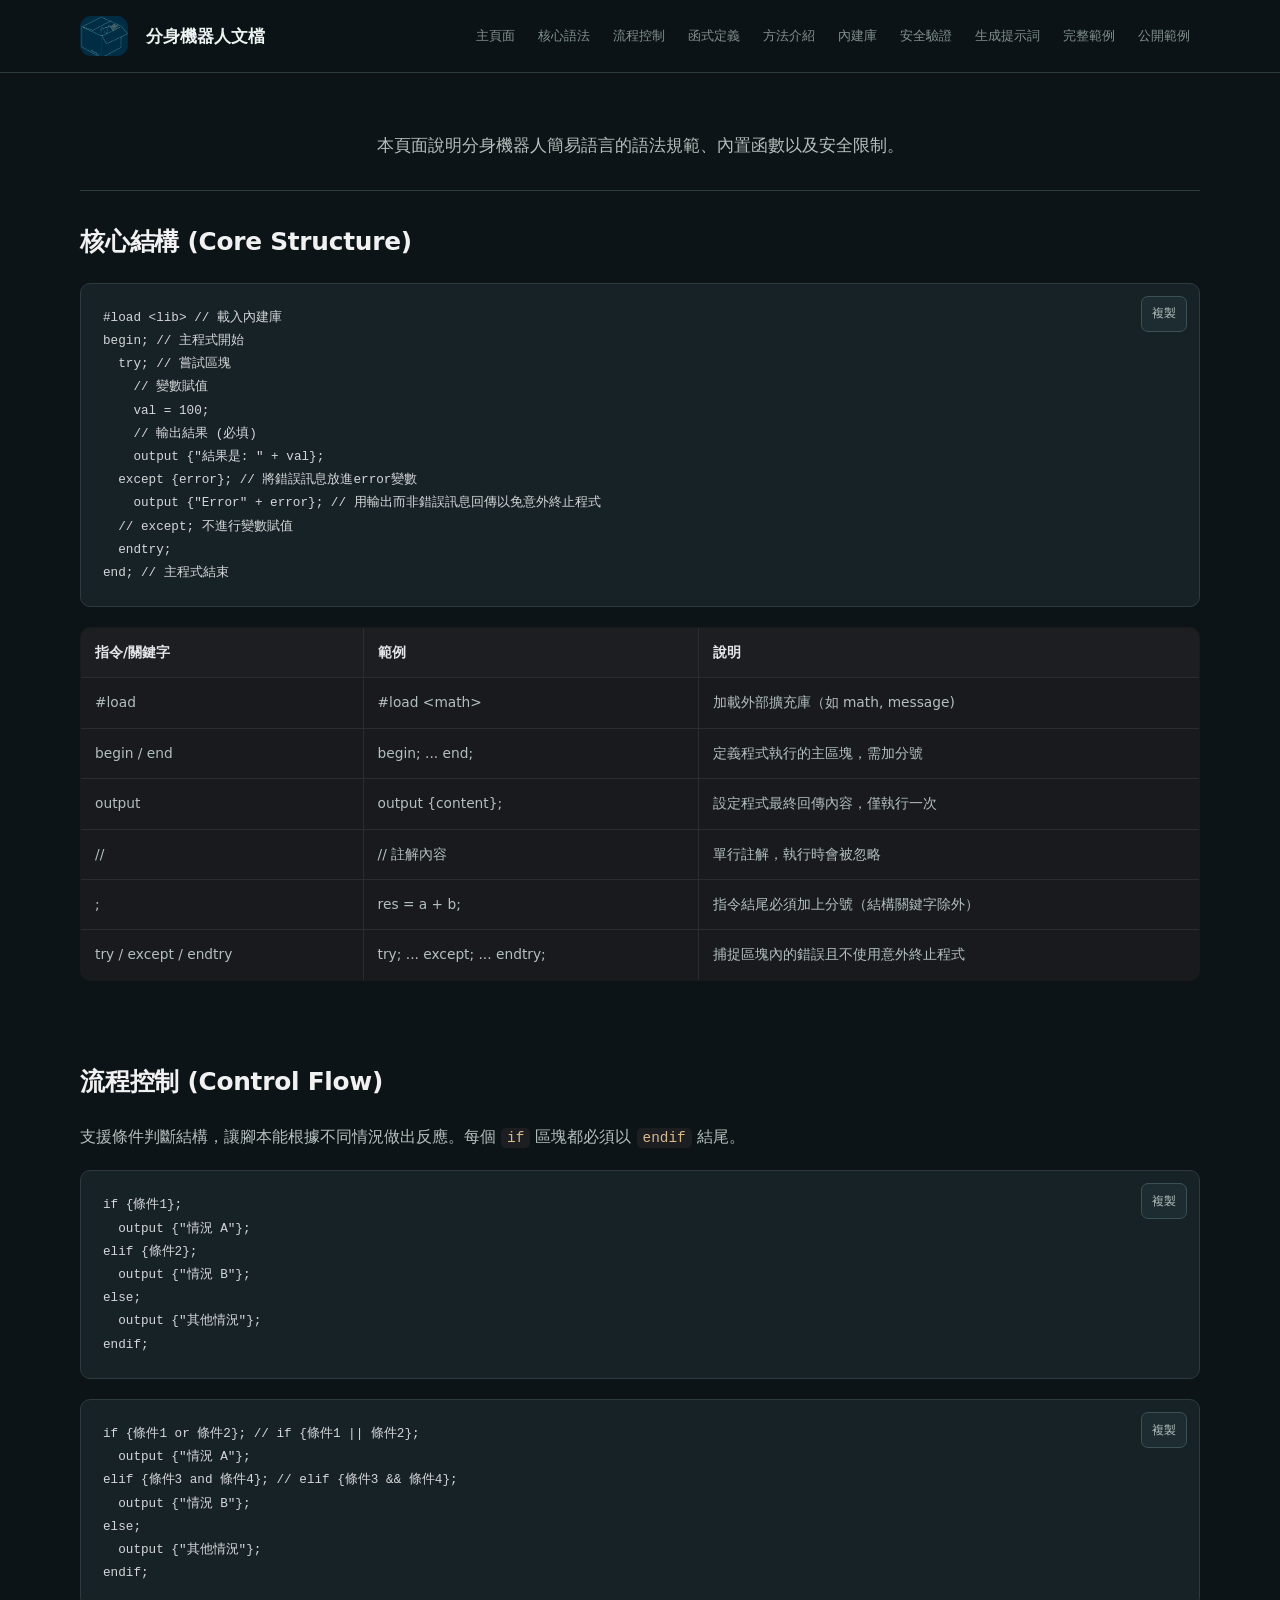
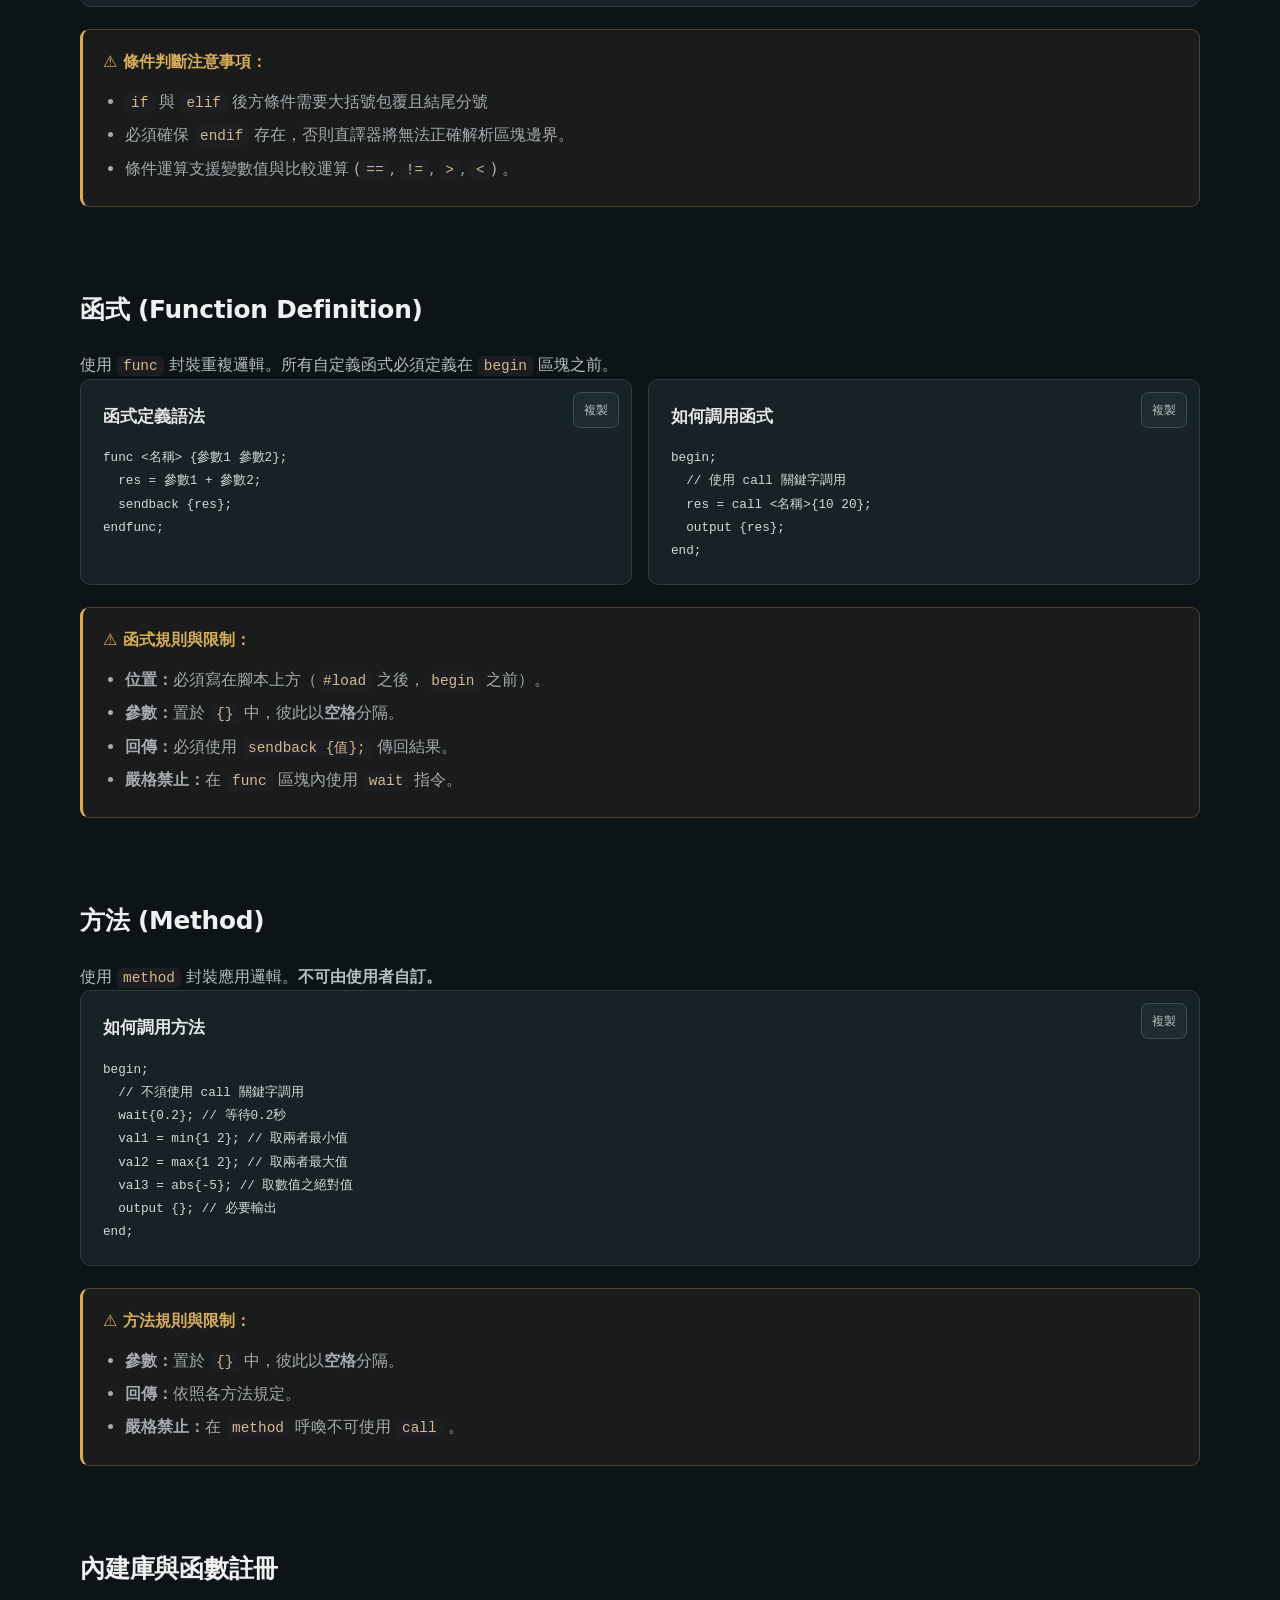
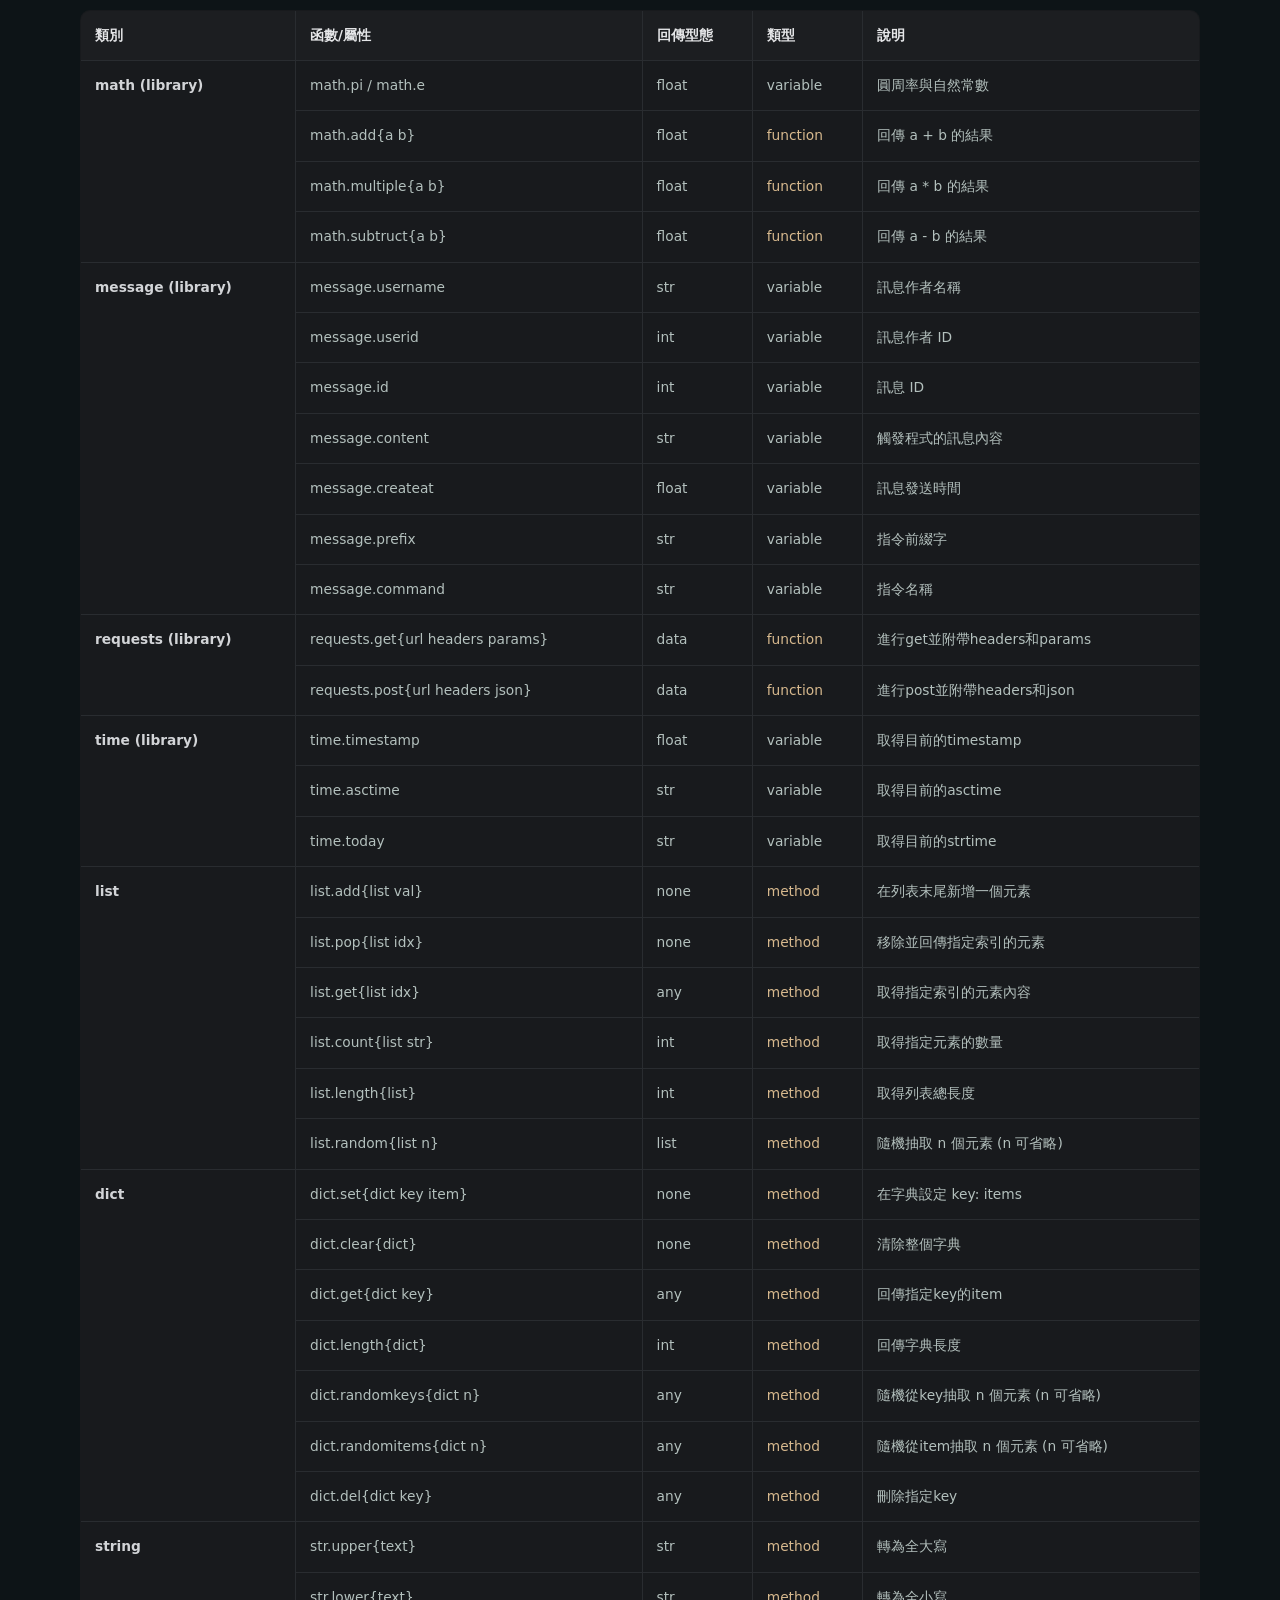
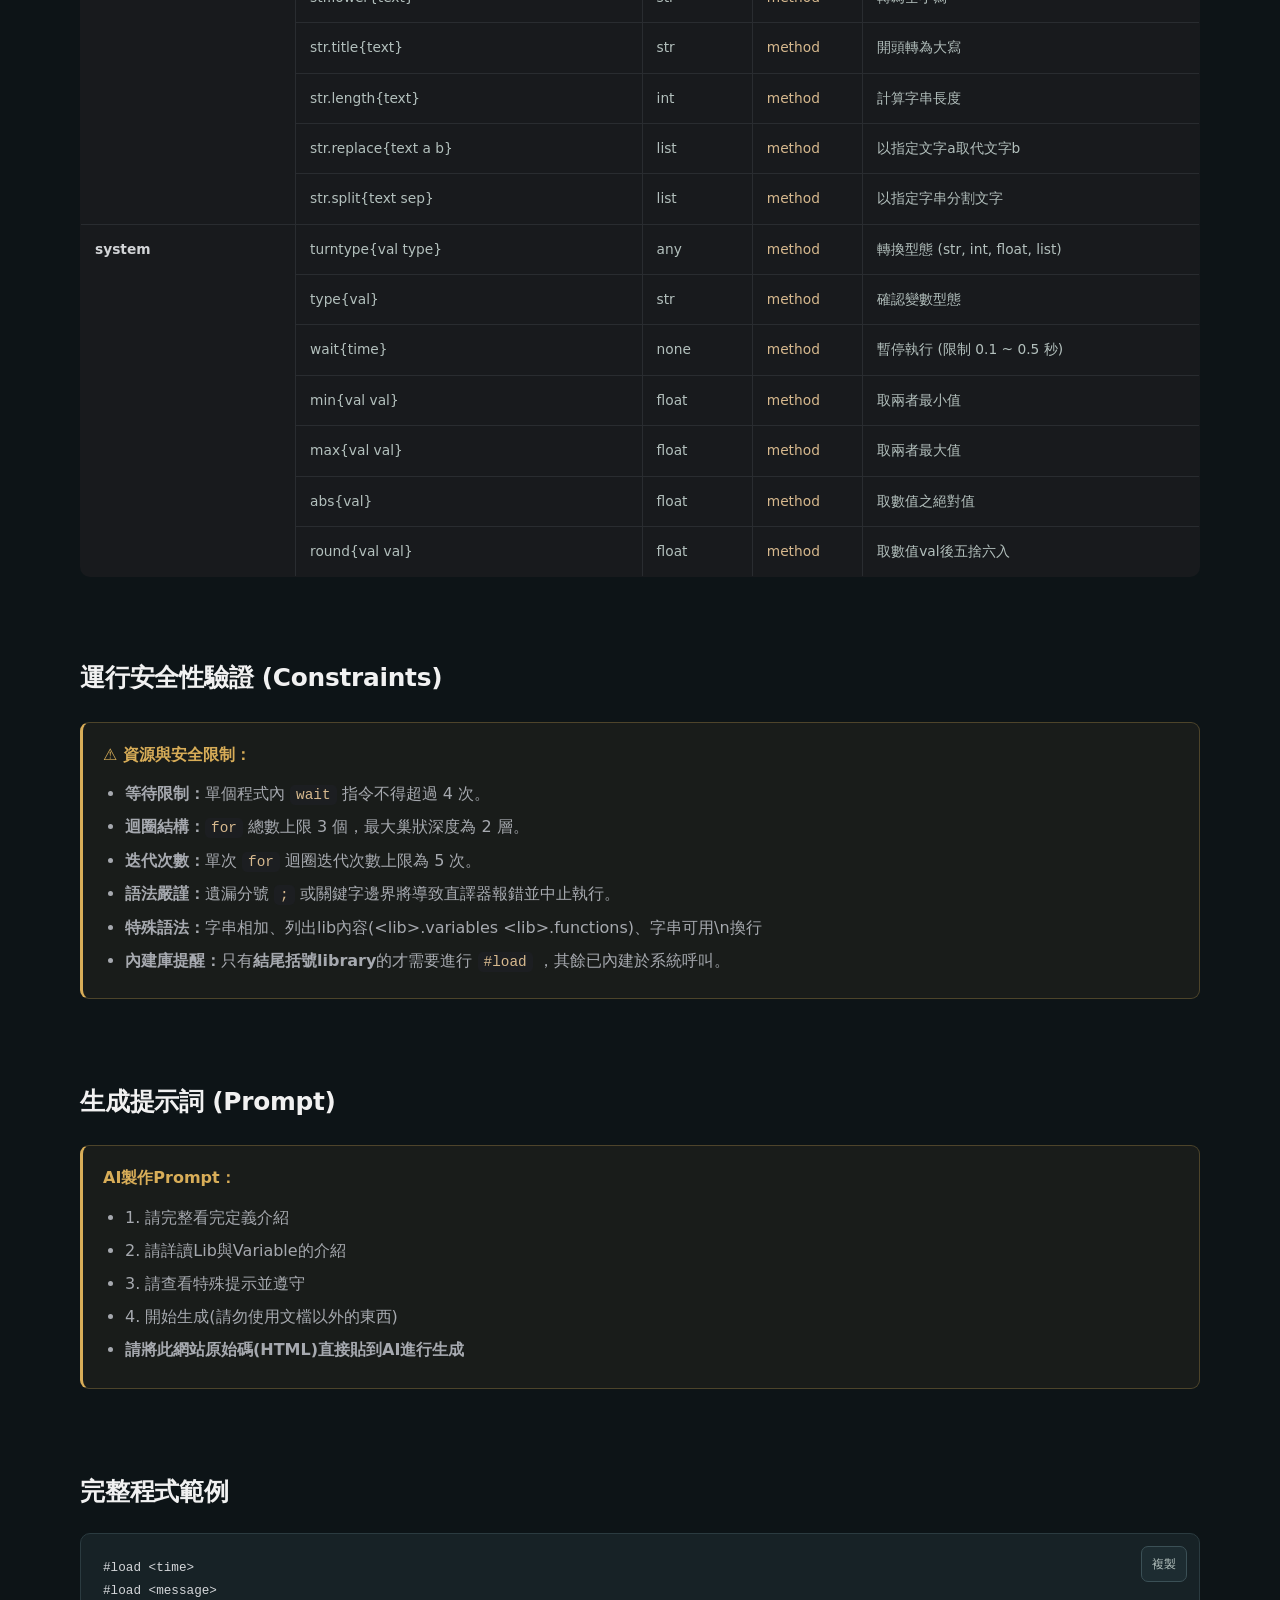
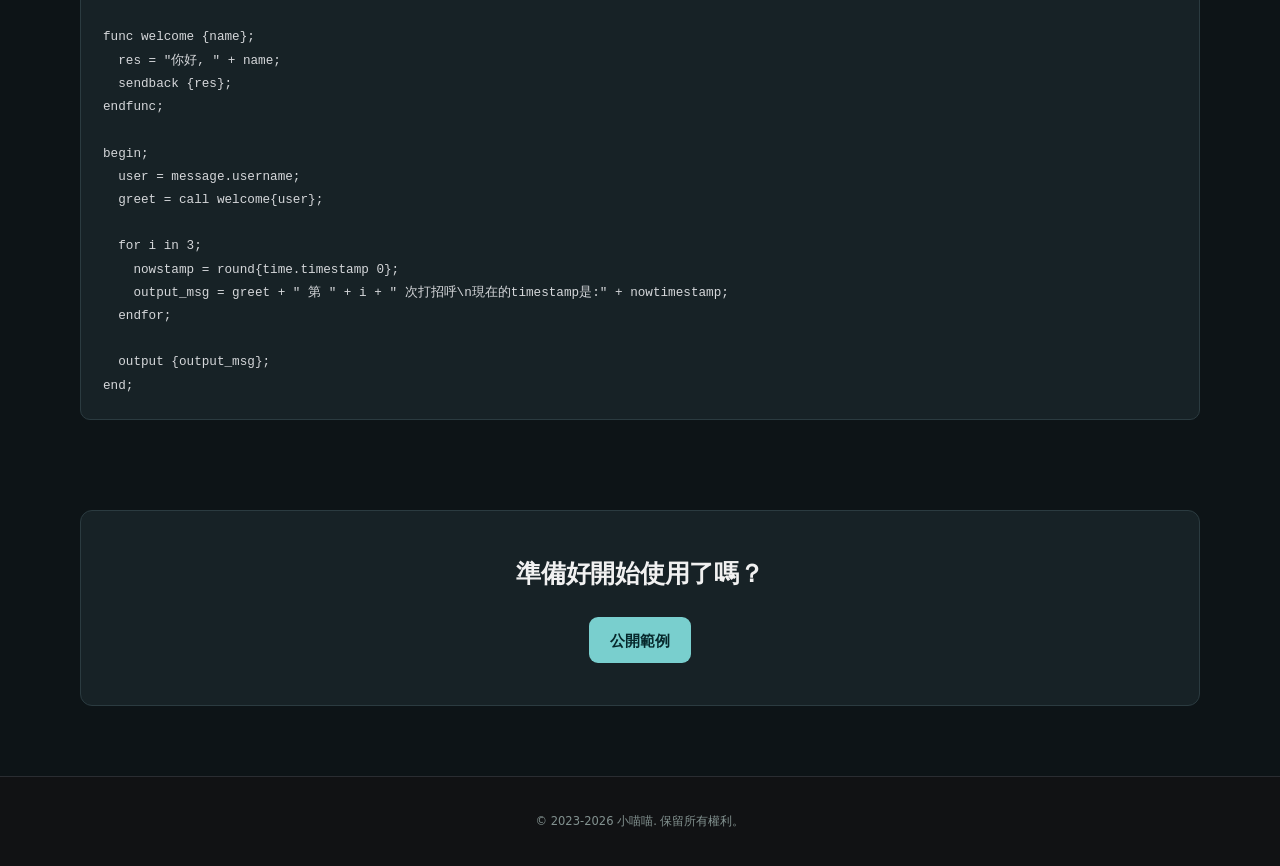
<file: fakebot-document.html>
<!DOCTYPE html>
<html lang="zh-TW">

<head>
  <meta charset="UTF-8" />
  <meta name="viewport" content="width=device-width, initial-scale=1.0" />
  <title>分身機器人開發文檔</title>

  <meta name="description" content="小喵喵非常強大的分身機器人開發文檔，詳細說明開發過程與物件。" />
  <meta name="keywords" content="小喵喵, Discord Bot, Discord 機器人, 音樂, 管理, 安全, RPG, 遊戲">
  <meta property="og:title" content="小喵喵分身機器人模組文檔" />
  <meta property="og:description" content="小喵喵分身機器人教學文檔" />
  <meta property="og:type" content="website" />
  <meta property="og:image" content="style/cat.png">
  <link rel="icon" href="style/cat.png" type="image/x-icon" />

  <link rel="stylesheet" type="text/css" href="style/index.css">
  <link rel="stylesheet" type="text/css" href="style/document.css">
  <link rel="stylesheet" type="text/css" href="style/responsive.css">
</head>

<body>
  <header class="document-header">

    <div class="container header-container">
      <div class="logo">
        <img src="style/cat.png" alt="小喵喵 Logo" style="height: 40px; vertical-align: middle;">
        <span style="margin-left: 8px; vertical-align: middle;">分身機器人文檔</span>
      </div>
      <button class="document-menu-toggle" type="button" aria-label="開啟章節選單" aria-controls="documentNav" aria-expanded="false">
        <span></span><span></span><span></span>
      </button>
      <nav id="documentNav">
        <ul>
          <li><a href="index.html">主頁面</a></li>
          <li><a href="#syntax">核心語法</a></li>
          <li><a href="#control-flow">流程控制</a></li>
          <li><a href="#functions">函式定義</a></li>
          <li><a href="#method">方法介紹</a></li>
          <li><a href="#libs-variables">內建庫</a></li>
          <li><a href="#constraints">安全驗證</a></li>
          <li><a href="#ai-prompt">生成提示詞</a></li>
          <li><a href="#example">完整範例</a></li>
          <li><a href="fakebot-example.html">公開範例</a></li>
        </ul>
      </nav>
    </div>
  </header>

  <section class="hero container">
    <p>本頁面說明分身機器人簡易語言的語法規範、內置函數以及安全限制。</p>
  </section>

  <section id="syntax" class="container">
    <h2>核心結構 (Core Structure)</h2>
    <div class="code-block">
      <button class="copy-btn">複製</button>
      <pre><code>#load &lt;lib&gt; // 載入內建庫
begin; // 主程式開始
  try; // 嘗試區塊
    // 變數賦值
    val = 100;
    // 輸出結果 (必填)
    output {"結果是: " + val};
  except {error}; // 將錯誤訊息放進error變數
    output {"Error" + error}; // 用輸出而非錯誤訊息回傳以免意外終止程式
  // except; 不進行變數賦值
  endtry;
end; // 主程式結束</code></pre>
    </div>
    <table>
      <tr>
        <th>指令/關鍵字</th>
        <th>範例</th>
        <th>說明</th>
      </tr>
      <tr>
        <td>#load</td>
        <td>#load &lt;math&gt;</td>
        <td>加載外部擴充庫（如 math, message)</td>
      </tr>
      <tr>
        <td>begin / end</td>
        <td>begin; ... end;</td>
        <td>定義程式執行的主區塊，需加分號</td>
      </tr>
      <tr>
        <td>output</td>
        <td>output {content};</td>
        <td>設定程式最終回傳內容，僅執行一次</td>
      </tr>
      <tr>
        <td>//</td>
        <td>// 註解內容</td>
        <td>單行註解，執行時會被忽略</td>
      </tr>
      <tr>
        <td>;</td>
        <td>res = a + b;</td>
        <td>指令結尾必須加上分號（結構關鍵字除外）</td>
      </tr>
      <tr>
        <td>try / except / endtry</td>
        <td>try; ... except; ... endtry;</td>
        <td>捕捉區塊內的錯誤且不使用意外終止程式</td>
      </tr>
    </table>
  </section>

  <section id="control-flow" class="container">
    <h2>流程控制 (Control Flow)</h2>
    <p>支援條件判斷結構，讓腳本能根據不同情況做出反應。每個 <code>if</code> 區塊都必須以 <code>endif</code> 結尾。</p>

    <div class="code-block">
      <button class="copy-btn">複製</button>
      <pre><code>if {條件1};
  output {"情況 A"};
elif {條件2};
  output {"情況 B"};
else;
  output {"其他情況"};
endif;</code></pre>
    </div>

    <div class="code-block">
      <button class="copy-btn">複製</button>
      <pre><code>if {條件1 or 條件2}; // if {條件1 || 條件2};
  output {"情況 A"};
elif {條件3 and 條件4}; // elif {條件3 && 條件4};
  output {"情況 B"};
else;
  output {"其他情況"};
endif;</code></pre>
    </div>

    <div class="warning-card">
      <strong>⚠️ 條件判斷注意事項：</strong>
      <ul>
        <li><code>if</code> 與 <code>elif</code> 後方條件需要大括號包覆且結尾分號</li>
        <li>必須確保 <code>endif</code> 存在，否則直譯器將無法正確解析區塊邊界。</li>
        <li>條件運算支援變數值與比較運算 (<code>==</code>, <code>!=</code>, <code>&gt;</code>, <code>&lt;</code>) 。</li>
      </ul>
    </div>
  </section>

  <section id="functions" class="container">
    <h2>函式 (Function Definition)</h2>
    <p>使用 <code>func</code> 封裝重複邏輯。所有自定義函式必須定義在 <code>begin</code> 區塊之前。</p>

    <div class="grid">
      <div class="card code-block">
        <h3>函式定義語法</h3>
        <button class="copy-btn">複製</button>
        <pre><code>func &lt;名稱&gt; {參數1 參數2};
  res = 參數1 + 參數2;
  sendback {res}; 
endfunc;</code></pre>
      </div>
      <div class="card code-block">
        <h3>如何調用函式</h3>
        <button class="copy-btn">複製</button>
        <pre><code>begin;
  // 使用 call 關鍵字調用
  res = call &lt;名稱&gt;{10 20};
  output {res};
end;</code></pre>
      </div>
    </div>

    <div class="warning-card">
      <strong>⚠️ 函式規則與限制：</strong>
      <ul>
        <li><b>位置：</b>必須寫在腳本上方（<code>#load</code> 之後，<code>begin</code> 之前）。</li>
        <li><b>參數：</b>置於 <code>{}</code> 中，彼此以<b>空格</b>分隔。</li>
        <li><b>回傳：</b>必須使用 <code>sendback {值};</code> 傳回結果。</li>
        <li><b>嚴格禁止：</b>在 <code>func</code> 區塊內使用 <code>wait</code> 指令。</li>
      </ul>
    </div>
  </section>

  <section id="method" class="container">
    <h2>方法 (Method)</h2>
    <p>使用 <code>method</code> 封裝應用邏輯。<b>不可由使用者自訂。</b></p>
    <div class="card code-block">
      <h3>如何調用方法</h3>
      <button class="copy-btn">複製</button>
      <pre><code>begin;
  // 不須使用 call 關鍵字調用
  wait{0.2}; // 等待0.2秒
  val1 = min{1 2}; // 取兩者最小值
  val2 = max{1 2}; // 取兩者最大值
  val3 = abs{-5}; // 取數值之絕對值
  output {}; // 必要輸出
end;</code></pre>
    </div>

    <div class="warning-card">
      <strong>⚠️ 方法規則與限制：</strong>
      <ul>
        <li><b>參數：</b>置於 <code>{}</code> 中，彼此以<b>空格</b>分隔。</li>
        <li><b>回傳：</b>依照各方法規定。</li>
        <li><b>嚴格禁止：</b>在 <code>method</code> 呼喚不可使用 <code>call</code> 。</li>
      </ul>
    </div>
  </section>


  <section id="libs-variables" class="container">
    <h2>內建庫與函數註冊</h2>
    <table>
      <tr>
        <th>類別</th>
        <th>函數/屬性</th>
        <th>回傳型態</th>
        <th>類型</th>
        <th>說明</th>
      </tr>
      <tr>
        <td rowspan="4">
          <b>math (library)</b>
        </td>
        <td>math.pi / math.e</td>
        <td>float</td>
        <td>variable</td>
        <td>圓周率與自然常數</td>
      </tr>
      <tr>
        <td>math.add{a b}</td>
        <td>float</td>
        <td><a href="#functions">function</a></td>
        <td>回傳 a + b 的結果</td>
      </tr>
      <tr>
        <td>math.multiple{a b}</td>
        <td>float</td>
        <td><a href="#functions">function</a></td>
        <td>回傳 a * b 的結果</td>
      </tr>
      <tr>
        <td>math.subtruct{a b}</td>
        <td>float</td>
        <td><a href="#functions">function</a></td>
        <td>回傳 a - b 的結果</td>
      </tr>
      <tr>
        <td rowspan="7">
          <b>message (library)</b>
        </td>
        <td>message.username</td>
        <td>str</td>
        <td>variable</td>
        <td>訊息作者名稱</td>
      </tr>
      <tr>
        <td>message.userid</td>
        <td>int</td>
        <td>variable</td>
        <td>訊息作者 ID</td>
      </tr>
      <tr>
        <td>message.id</td>
        <td>int</td>
        <td>variable</td>
        <td>訊息 ID</td>
      </tr>
      <tr>
        <td>message.content</td>
        <td>str</td>
        <td>variable</td>
        <td>觸發程式的訊息內容</td>
      </tr>
      <tr>
        <td>message.createat</td>
        <td>float</td>
        <td>variable</td>
        <td>訊息發送時間</td>
      </tr>
      <tr>
        <td>message.prefix</td>
        <td>str</td>
        <td>variable</td>
        <td>指令前綴字</td>
      </tr>
      <tr>
        <td>message.command</td>
        <td>str</td>
        <td>variable</td>
        <td>指令名稱</td>
      </tr>
      <tr>
        <td rowspan="2">
          <b>requests (library)</b>
        </td>
        <td>requests.get{url headers params}</td>
        <td>data</td>
        <td><a href="#functions">function</a></td>
        <td>進行get並附帶headers和params</td>
      </tr>
      <tr>
        <td>requests.post{url headers json}</td>
        <td>data</td>
        <td><a href="#functions">function</a></td>
        <td>進行post並附帶headers和json</td>
      </tr>
      <tr>
        <td rowspan="3">
          <b>time (library)</b>
        </td>
        <td>time.timestamp</td>
        <td>float</td>
        <td>variable</td>
        <td>取得目前的timestamp</td>
      </tr>
      <tr>
        <td>time.asctime</td>
        <td>str</td>
        <td>variable</td>
        <td>取得目前的asctime</td>
      </tr>
      <tr>
        <td>time.today</td>
        <td>str</td>
        <td>variable</td>
        <td>取得目前的strtime</td>
      </tr>
      <tr>
        <td rowspan="6">
          <b>list</b>
        </td>
        <td>list.add{list val}</td>
        <td>none</td>
        <td><a href="#method">method</a></td>
        <td>在列表末尾新增一個元素</td>
      </tr>
      <tr>
        <td>list.pop{list idx}</td>
        <td>none</td>
        <td><a href="#method">method</a></td>
        <td>移除並回傳指定索引的元素</td>
      </tr>
      <tr>
        <td>list.get{list idx}</td>
        <td>any</td>
        <td><a href="#method">method</a></td>
        <td>取得指定索引的元素內容</td>
      </tr>
      <tr>
        <td>list.count{list str}</td>
        <td>int</td>
        <td><a href="#method">method</a></td>
        <td>取得指定元素的數量</td>
      </tr>
      <tr>
        <td>list.length{list}</td>
        <td>int</td>
        <td><a href="#method">method</a></td>
        <td>取得列表總長度</td>
      </tr>
      <tr>
        <td>list.random{list n}</td>
        <td>list</td>
        <td><a href="#method">method</a></td>
        <td>隨機抽取 n 個元素 (n 可省略)</td>
      </tr>
      <tr>
        <td rowspan="7">
          <b>dict</b>
        </td>
        <td>dict.set{dict key item}</td>
        <td>none</td>
        <td><a href="#method">method</a></td>
        <td>在字典設定 key: items</td>
      </tr>
      </td>
      <td>dict.clear{dict}</td>
      <td>none</td>
      <td><a href="#method">method</a></td>
      <td>清除整個字典</td>
      </tr>
      <tr>
        <td>dict.get{dict key}</td>
        <td>any</td>
        <td><a href="#method">method</a></td>
        <td>回傳指定key的item</td>
      </tr>
      <tr>
        <td>dict.length{dict}</td>
        <td>int</td>
        <td><a href="#method">method</a></td>
        <td>回傳字典長度</td>
      </tr>
      <tr>
        <td>dict.randomkeys{dict n}</td>
        <td>any</td>
        <td><a href="#method">method</a></td>
        <td>隨機從key抽取 n 個元素 (n 可省略)</td>
      </tr>
      <tr>
        <td>dict.randomitems{dict n}</td>
        <td>any</td>
        <td><a href="#method">method</a></td>
        <td>隨機從item抽取 n 個元素 (n 可省略)</td>
      </tr>
      <tr>
        <td>dict.del{dict key}</td>
        <td>any</td>
        <td><a href="#method">method</a></td>
        <td>刪除指定key</td>
      </tr>
      <tr>
        <td rowspan="6">
          <b>string</b>
        </td>
        <td>str.upper{text}</td>
        <td>str</td>
        <td><a href="#method">method</a></td>
        <td>轉為全大寫</td>
      </tr>
      <tr>
        <td>str.lower{text}</td>
        <td>str</td>
        <td><a href="#method">method</a></td>
        <td>轉為全小寫</td>
      </tr>
      <tr>
        <td>str.title{text}</td>
        <td>str</td>
        <td><a href="#method">method</a></td>
        <td>開頭轉為大寫</td>
      </tr>
      <tr>
        <td>str.length{text}</td>
        <td>int</td>
        <td><a href="#method">method</a></td>
        <td>計算字串長度</td>
      </tr>
      <tr>
        <td>str.replace{text a b}</td>
        <td>list</td>
        <td><a href="#method">method</a></td>
        <td>以指定文字a取代文字b</td>
      </tr>
      <tr>
        <td>str.split{text sep}</td>
        <td>list</td>
        <td><a href="#method">method</a></td>
        <td>以指定字串分割文字</td>
      </tr>
      <tr>
        <td rowspan="7">
          <b>system</b>
        </td>
        <td>turntype{val type}</td>
        <td>any</td>
        <td><a href="#method">method</a></td>
        <td>轉換型態 (str, int, float, list)</td>
      </tr>
      <tr>
        <td>type{val}</td>
        <td>str</td>
        <td><a href="#method">method</a></td>
        <td>確認變數型態</td>
      </tr>
      <tr>
        <td>wait{time}</td>
        <td>none</td>
        <td><a href="#method">method</a></td>
        <td>暫停執行 (限制 0.1 ~ 0.5 秒)</td>
      </tr>
      <tr>
        <td>min{val val}</td>
        <td>float</td>
        <td><a href="#method">method</a></td>
        <td>取兩者最小值</td>
      </tr>
      <tr>
        <td>max{val val}</td>
        <td>float</td>
        <td><a href="#method">method</a></td>
        <td>取兩者最大值</td>
      </tr>
      <tr>
        <td>abs{val}</td>
        <td>float</td>
        <td><a href="#method">method</a></td>
        <td>取數值之絕對值</td>
      </tr>
      <tr>
        <td>round{val val}</td>
        <td>float</td>
        <td><a href="#method">method</a></td>
        <td>取數值val後五捨六入</td>
      </tr>
    </table>
  </section>

  <section id="constraints" class="container">
    <h2>運行安全性驗證 (Constraints)</h2>
    <div class="warning-card">
      <strong>⚠️ 資源與安全限制：</strong>
      <ul>
        <li><b>等待限制：</b>單個程式內 <code>wait</code> 指令不得超過 4 次。</li>
        <li><b>迴圈結構：</b><code>for</code> 總數上限 3 個，最大巢狀深度為 2 層。</li>
        <li><b>迭代次數：</b>單次 <code>for</code> 迴圈迭代次數上限為 5 次。</li>
        <li><b>語法嚴謹：</b>遺漏分號 <code>;</code> 或關鍵字邊界將導致直譯器報錯並中止執行。</li>
        <li><b>特殊語法：</b>字串相加、列出lib內容(&lt;lib&gt;.variables &lt;lib&gt;.functions)、字串可用\n換行</li>
        <!-- <li><b>嚴格賦值：</b>多數語法僅接受在外側定義後再傳入。</li> -->
        <li><b>內建庫提醒：</b>只有<b>結尾括號library</b>的才需要進行 <code>#load</code> ，其餘已內建於系統呼叫。</li>
      </ul>
    </div>
  </section>

  <section id="ai-prompt" class="container">
    <h2>生成提示詞 (Prompt)</h2>
    <div class="warning-card">
      <strong>AI製作Prompt：</strong>
      <ul>
        <li>1. 請完整看完定義介紹</li>
        <li>2. 請詳讀Lib與Variable的介紹</li>
        <li>3. 請查看特殊提示並遵守</li>
        <li>4. 開始生成(請勿使用文檔以外的東西)</li>
        <li><b>請將此網站原始碼(HTML)直接貼到AI進行生成</b></li>
      </ul>
    </div>
  </section>

  <section id="example" class="container">
    <h2>完整程式範例</h2>
    <div class="code-block">
      <button class="copy-btn">複製</button>
      <pre><code>#load &lt;time&gt;
#load &lt;message&gt;

func welcome {name};
  res = "你好, " + name;
  sendback {res};
endfunc;

begin;
  user = message.username;
  greet = call welcome{user};
      
  for i in 3;
    nowstamp = round{time.timestamp 0};
    output_msg = greet + " 第 " + i + " 次打招呼\n現在的timestamp是:" + nowtimestamp;
  endfor;
      
  output {output_msg};
end;</code></pre>
    </div>
  </section>

  <section id="invite" class="cta">
    <h2>準備好開始使用了嗎？</h2>
    <a href="fakebot-example.html">
      <button class="btn btn-primary">公開範例</button>
    </a>
  </section>


  <footer>
    <p>© 2023-2026 小喵喵. 保留所有權利。</p>
  </footer>

  <script src="script/redirect.js"></script>
  <script src="script/copy.js"></script>
  <script src="script/document-nav.js"></script>
</body>

</html>
</file>
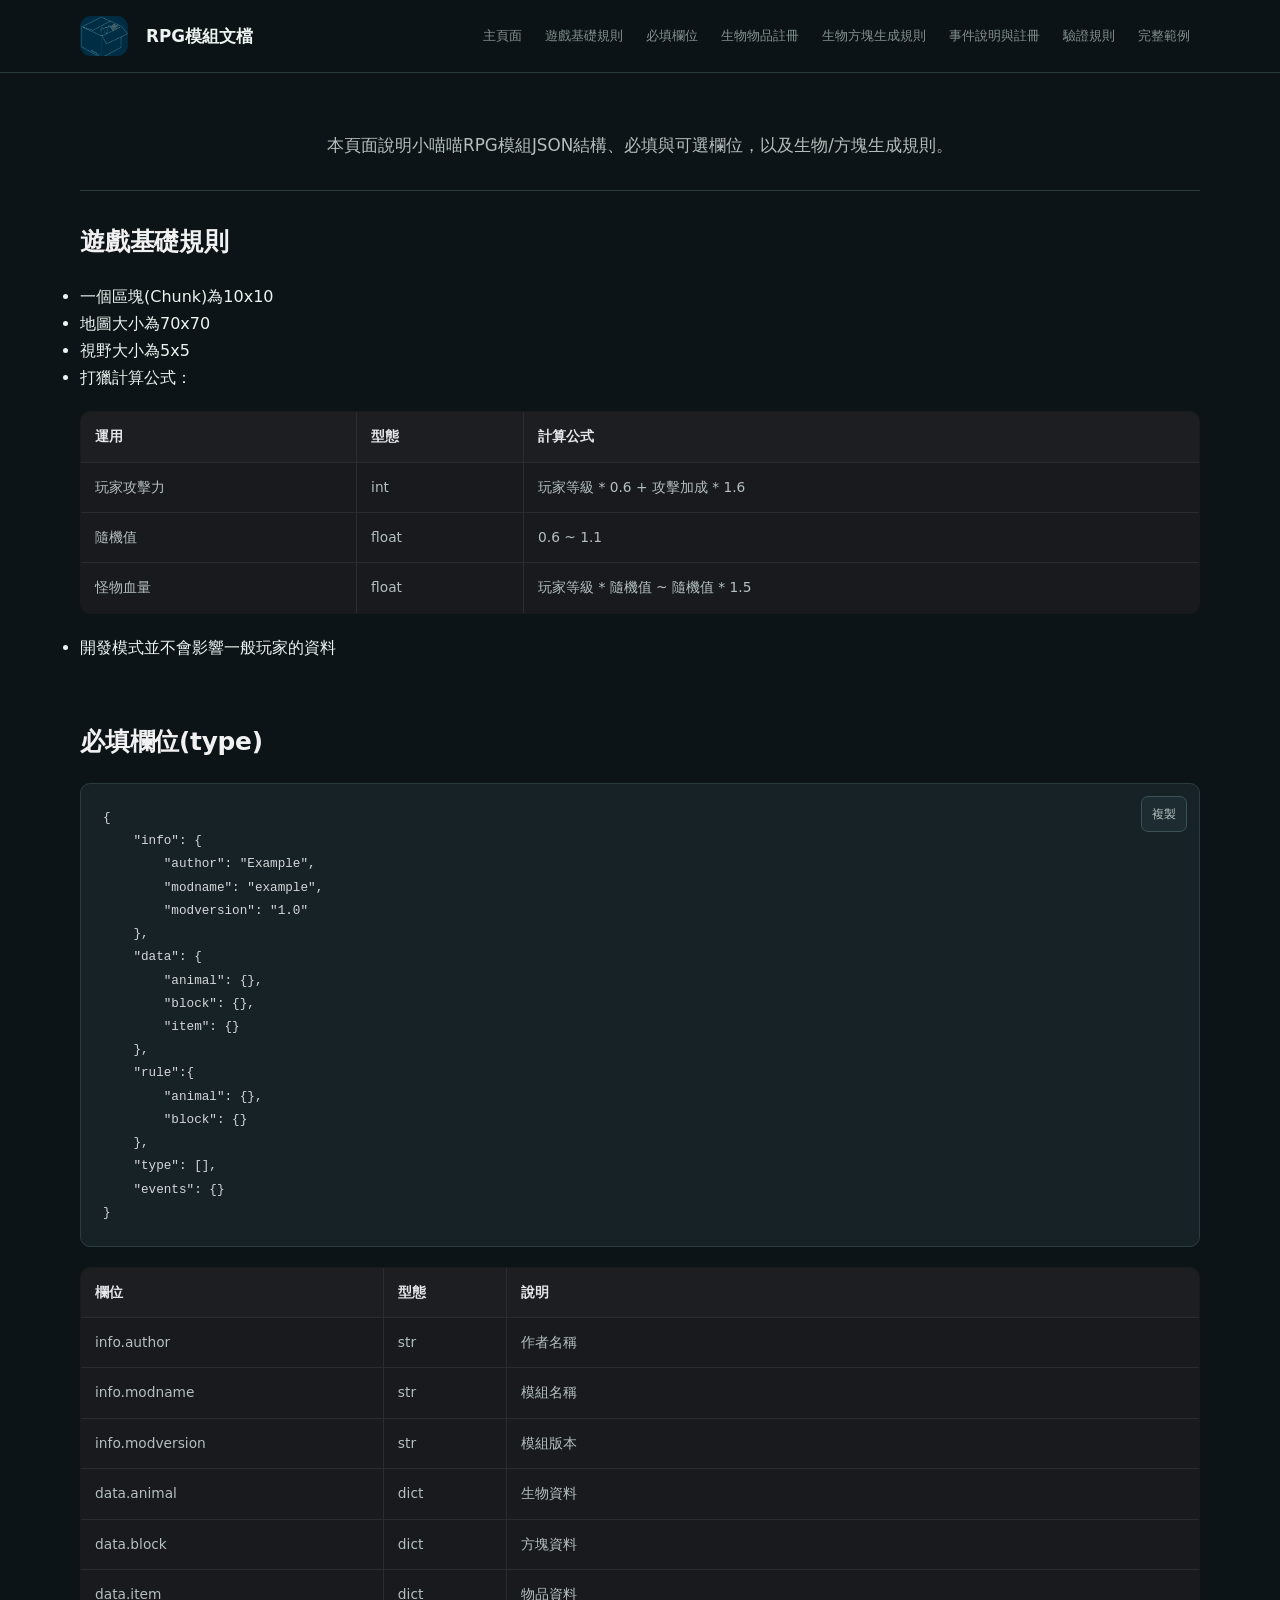
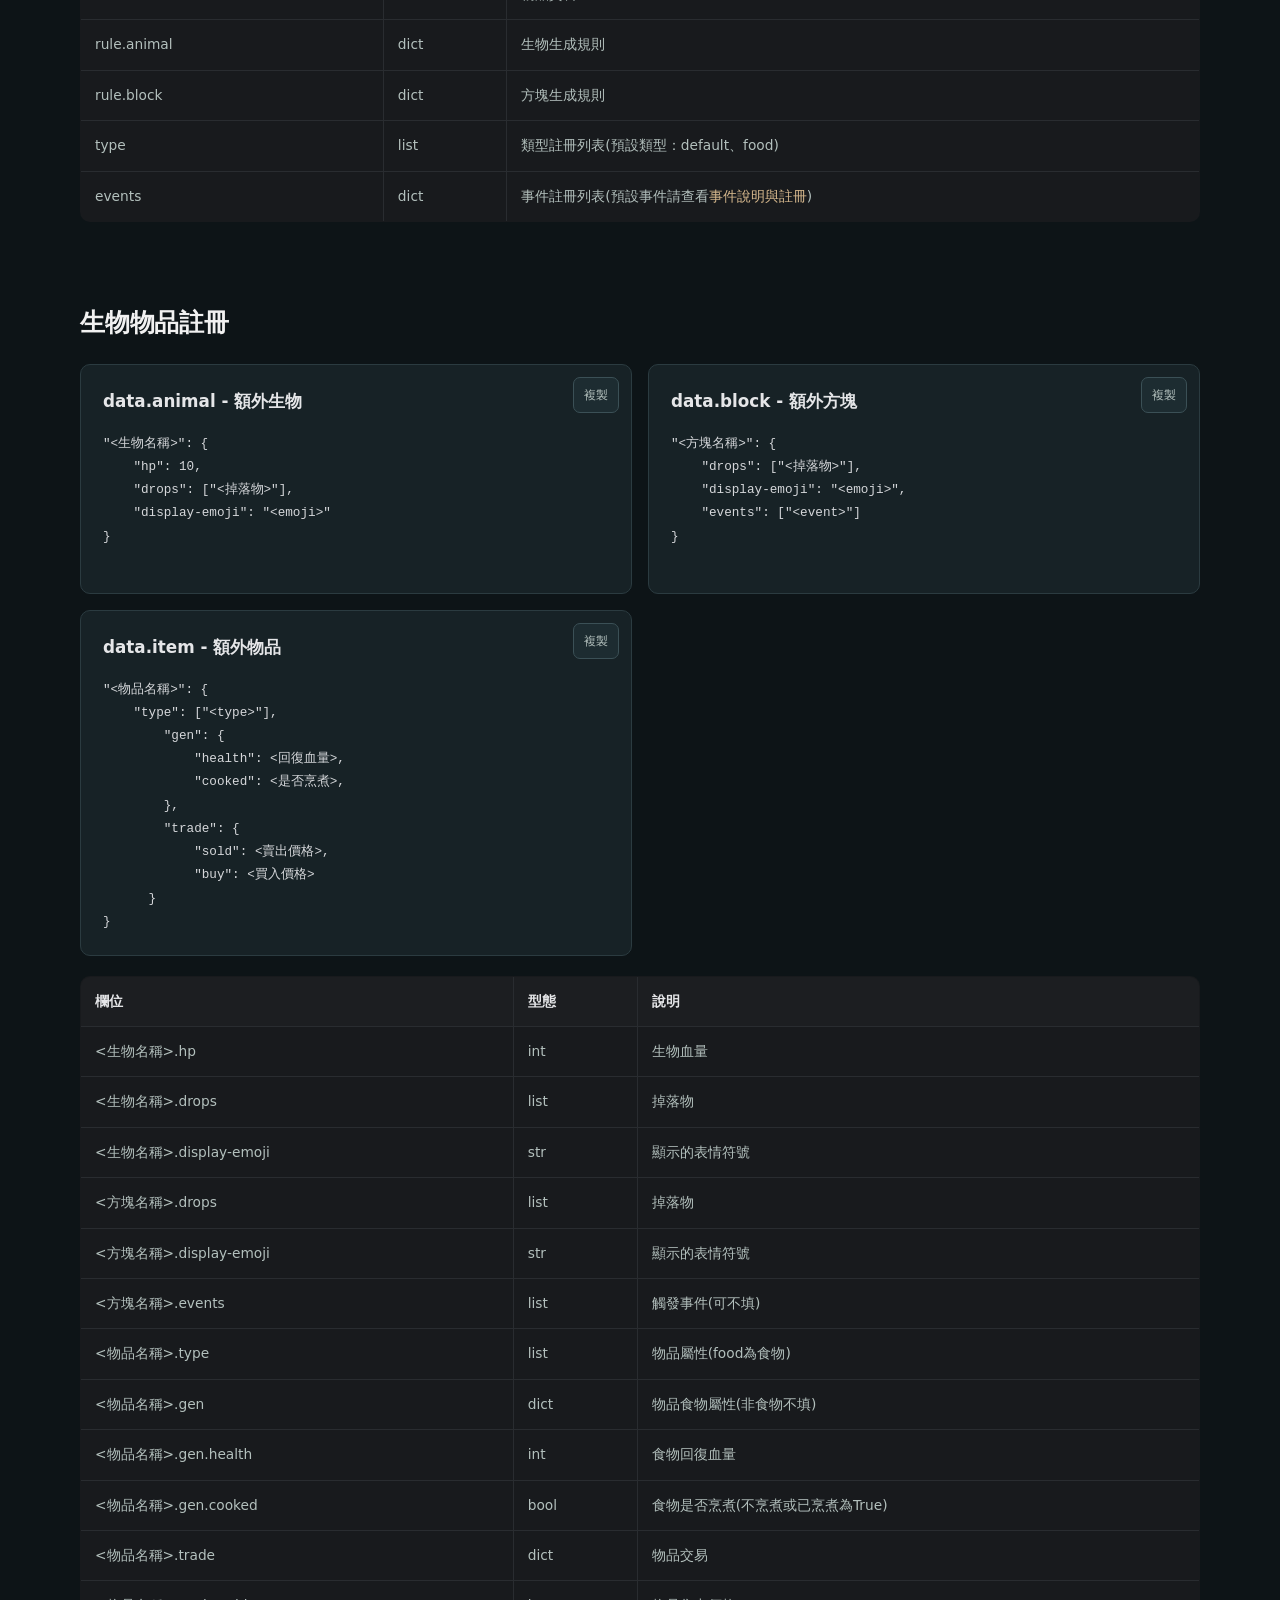
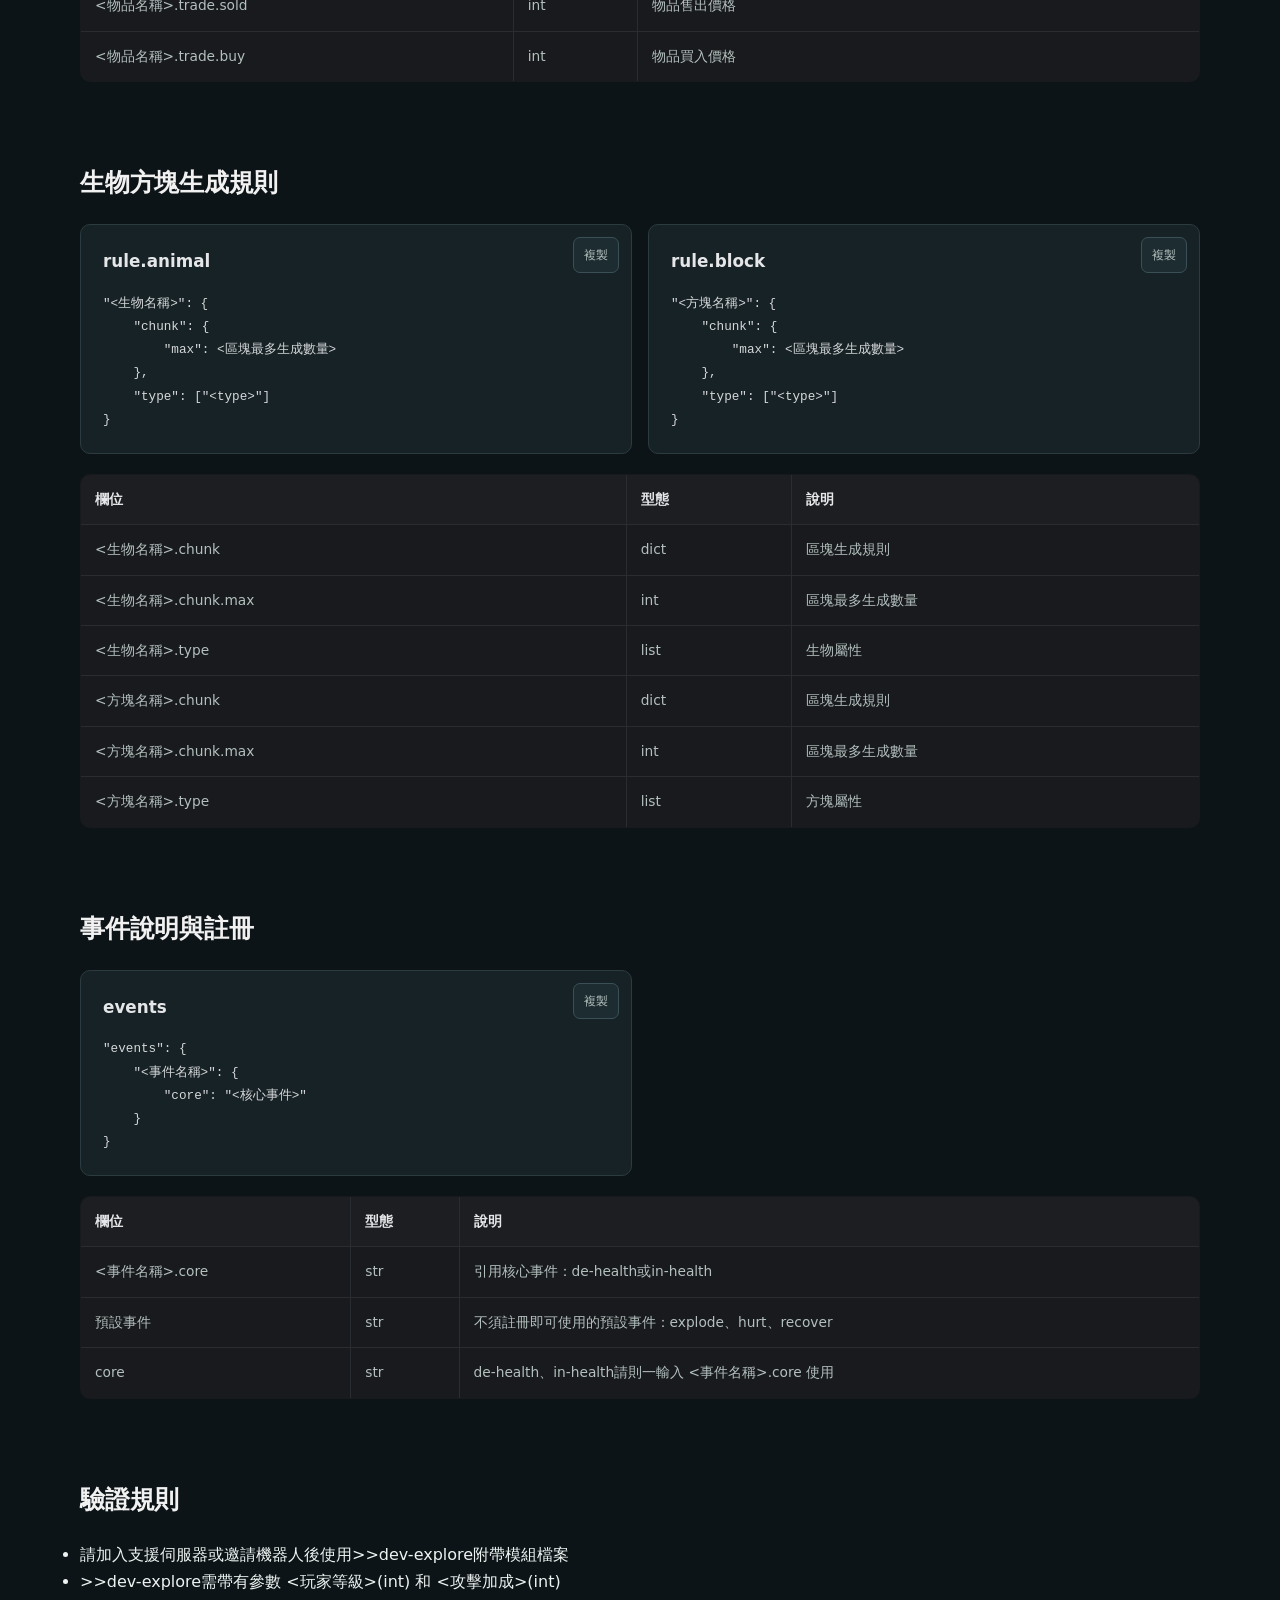
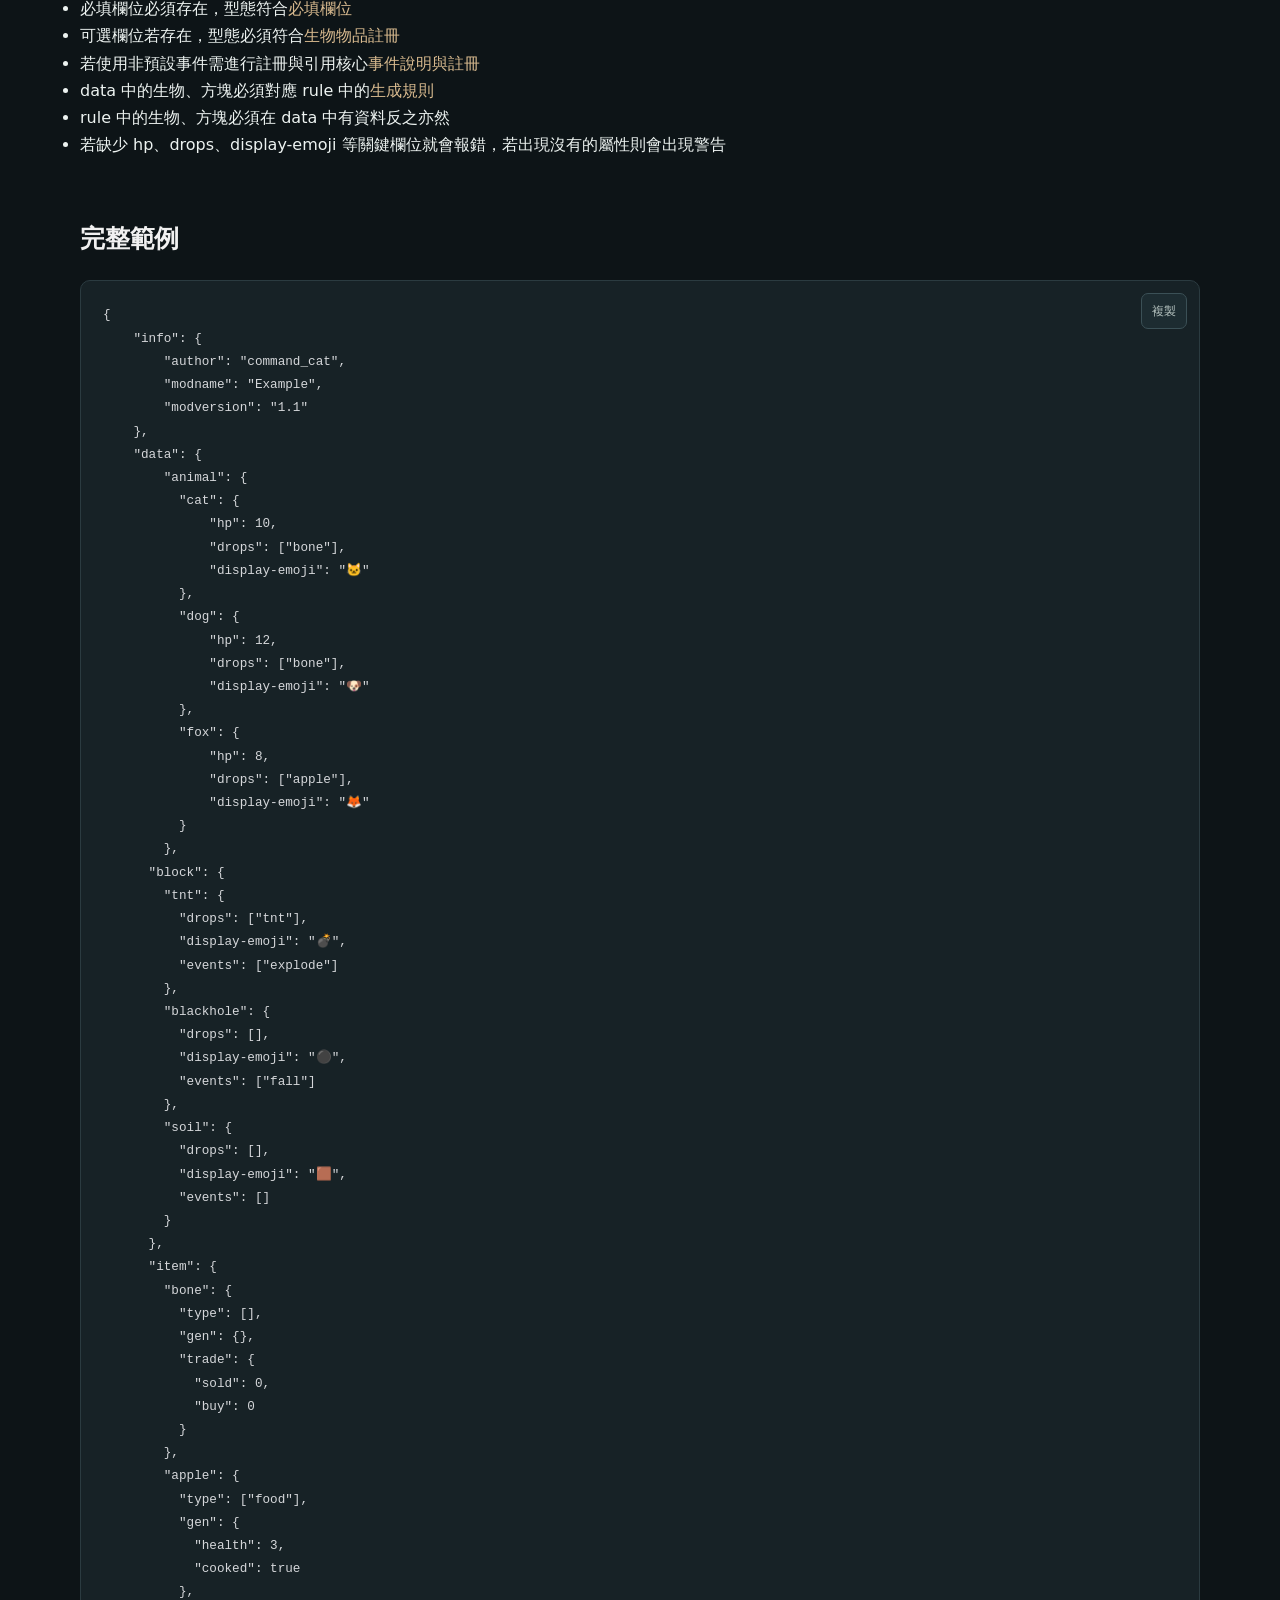
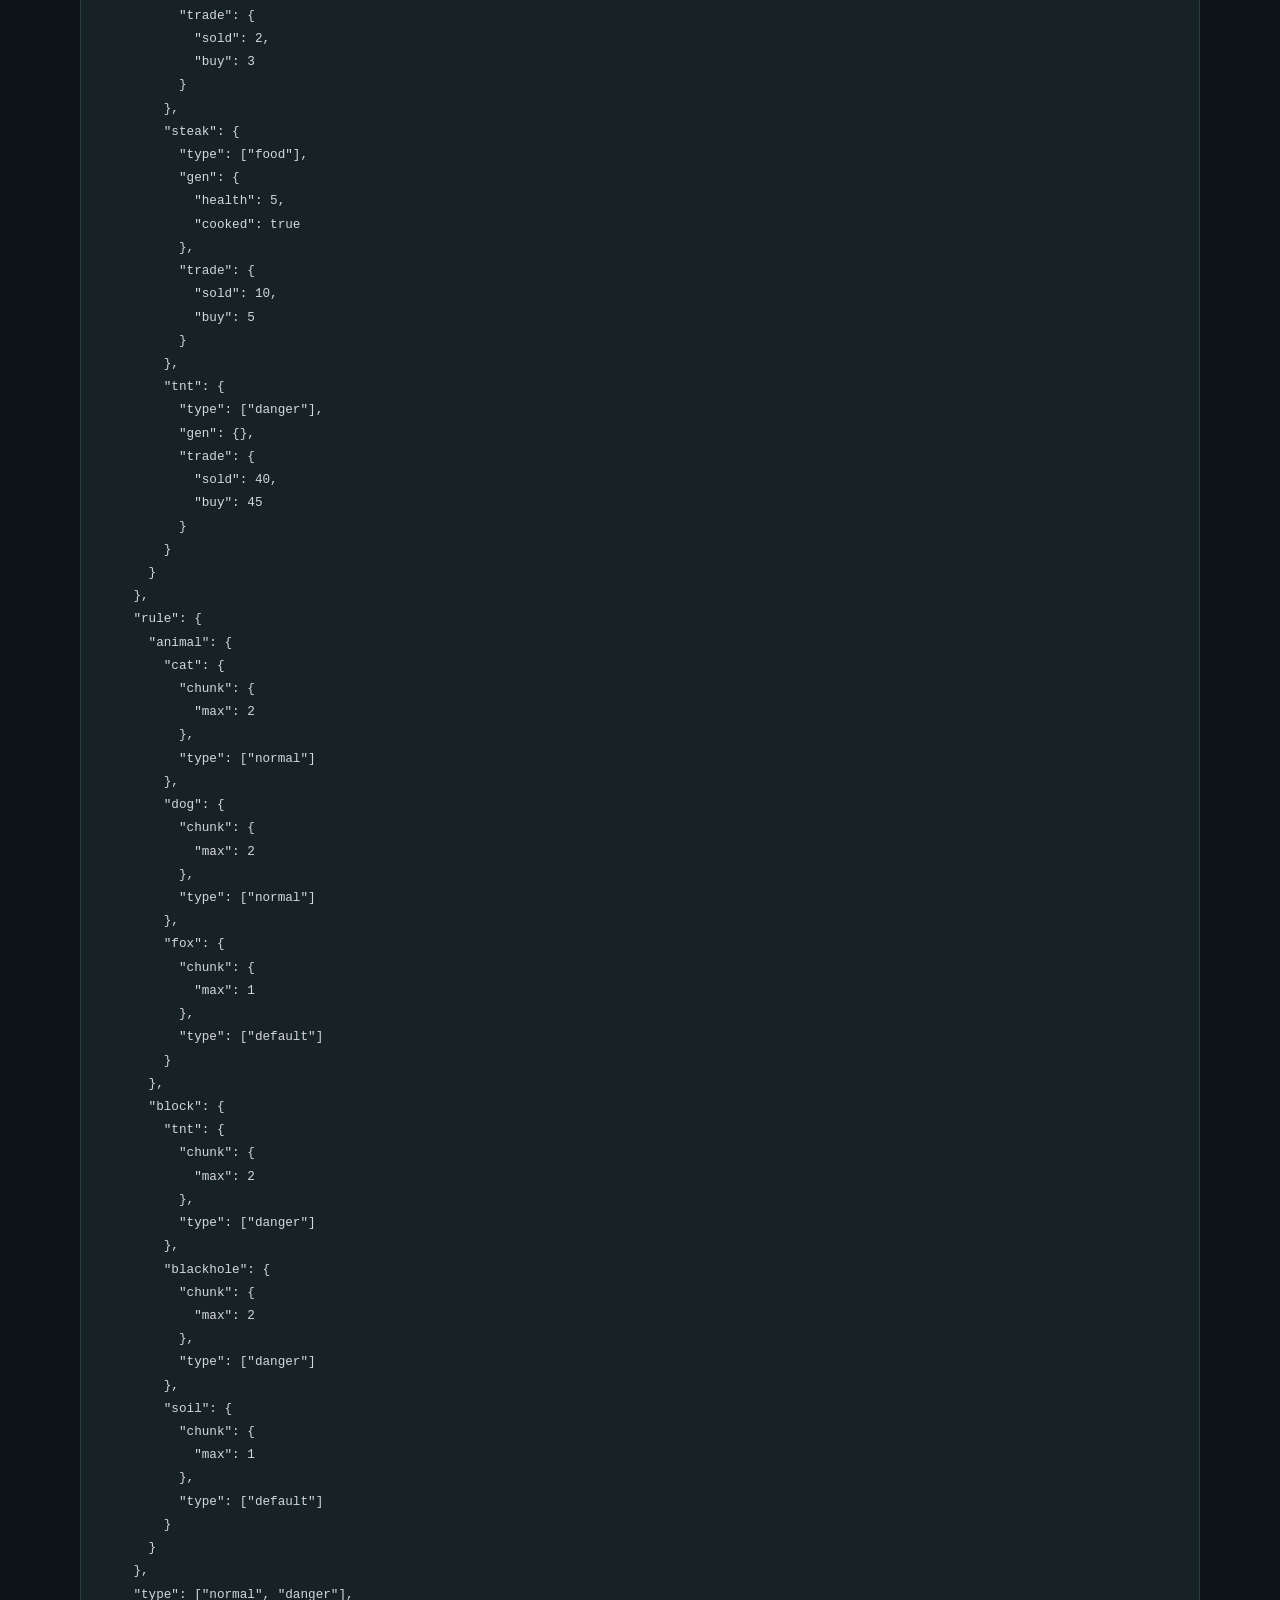
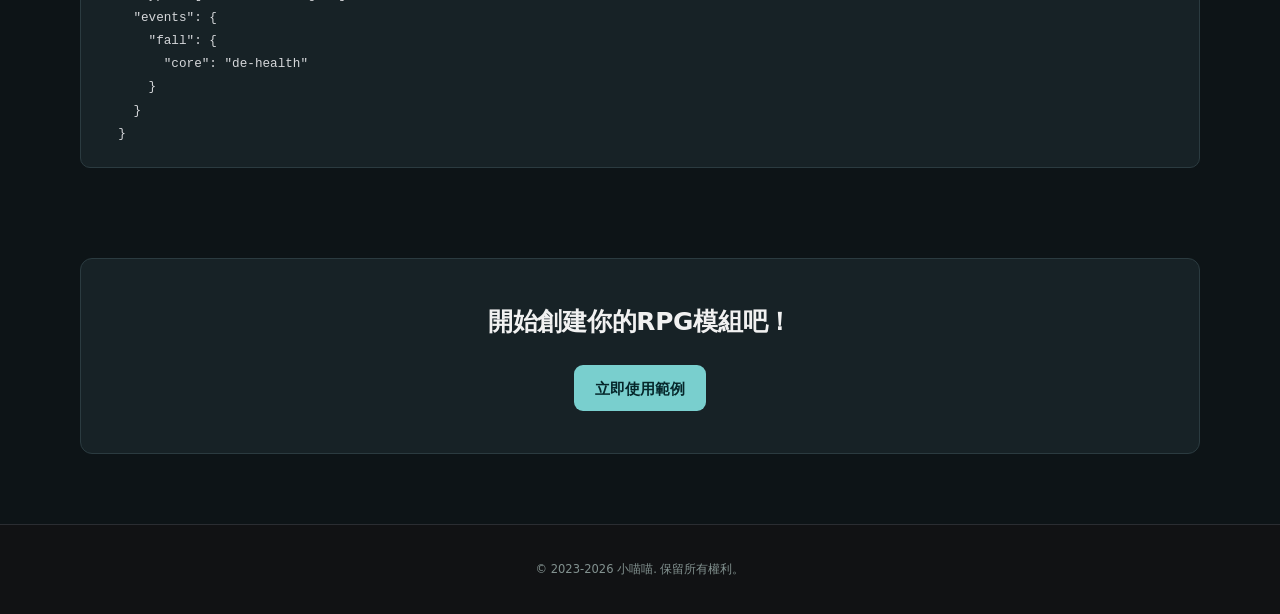
<file: rpg-document.html>
<!DOCTYPE html>
<html lang="zh-TW">

<head>
  <meta charset="UTF-8" />
  <meta name="viewport" content="width=device-width, initial-scale=1.0" />
  <title>RPG模組文檔</title>

  <!-- SEO -->
  <meta name="description" content="小喵喵是一款強大的 Discord 機器人，支援音樂播放、管理功能、客服單與安全系統。" />
  <meta name="keywords" content="小喵喵, Discord 機器人, Discord Bot, 音樂機器人" />
  <meta property="og:title" content="小喵喵RPG模組文檔" />
  <meta property="og:description" content="小喵喵RPG開發者教學文檔" />
  <meta property="og:type" content="website" />
  <meta property="og:image" content="style/cat.png">
  <link rel="icon" href="style/cat.png" type="image/x-icon" />
  <!-- <img src="style/cat.png"> -->

  <link rel="stylesheet" type="text/css" href="style/index.css">
  <link rel="stylesheet" type="text/css" href="style/document.css">
  <link rel="stylesheet" type="text/css" href="style/responsive.css">
</head>

<body>

  <header class="document-header">
    <div class="container header-container">
      <div class="logo">
        <img src="style/cat.png" alt="小喵喵 Logo" style="height: 40px; vertical-align: middle;">
        <span style="margin-left: 8px; vertical-align: middle;">RPG模組文檔</span>
      </div>
      <button class="document-menu-toggle" type="button" aria-label="開啟章節選單" aria-controls="documentNav" aria-expanded="false">
        <span></span><span></span><span></span>
      </button>
      <nav id="documentNav">
        <ul>
          <li><a href="index.html">主頁面</a></li>
          <li><a href="#defaultrules">遊戲基礎規則</a></li>
          <li><a href="#required">必填欄位</a></li>
          <li><a href="#optional">生物物品註冊</a></li>
          <li><a href="#gen-rule">生物方塊生成規則</a></li>
          <li><a href="#new-event">事件說明與註冊</a></li>
          <li><a href="#rules">驗證規則</a></li>
          <li><a href="#example">完整範例</a></li>
        </ul>
      </nav>
    </div>
  </header>

  <section class="hero container">
    <!-- <h1>小喵喵RPG模組文檔</h1> -->
    <p>本頁面說明小喵喵RPG模組JSON結構、必填與可選欄位，以及生物/方塊生成規則。</p>

  </section>

  <section id="defaultrules" class="container">
    <h2>遊戲基礎規則</h2>
    <ul>
      <li>一個區塊(Chunk)為10x10</li>
      <li>地圖大小為70x70</li>
      <li>視野大小為5x5</li>
      <li>打獵計算公式：</li>
      <table>
        <tr>
          <th>運用</th>
          <th>型態</th>
          <th>計算公式</th>
        </tr>
        <tr>
          <td>玩家攻擊力</td>
          <td>int</td>
          <td>玩家等級 * 0.6 + 攻擊加成 * 1.6</td>
        </tr>
        <tr>
          <td>隨機值</td>
          <td>float</td>
          <td>0.6 ~ 1.1</td>
        </tr>
        <tr>
          <td>怪物血量</td>
          <td>float</td>
          <td>玩家等級 * 隨機值 ~ 隨機值 * 1.5</td>
        </tr>
      </table>
      <li>開發模式並不會影響一般玩家的資料</li>
    </ul>
  </section>

  <section id="required" class="container">
    <h2>必填欄位(type)</h2>
    <div class="code-block">
      <button class="copy-btn">複製</button>
      <pre><code>{
    "info": {
        "author": "Example",
        "modname": "example",
        "modversion": "1.0"
    },
    "data": {
        "animal": {},
        "block": {},
        "item": {}
    },
    "rule":{
        "animal": {},
        "block": {}
    },
    "type": [],
    "events": {}
}</code></pre>
    </div>
    <table>
      <tr>
        <th>欄位</th>
        <th>型態</th>
        <th>說明</th>
      </tr>
      <tr>
        <td>info.author</td>
        <td>str</td>
        <td>作者名稱</td>
      </tr>
      <tr>
        <td>info.modname</td>
        <td>str</td>
        <td>模組名稱</td>
      </tr>
      <tr>
        <td>info.modversion</td>
        <td>str</td>
        <td>模組版本</td>
      </tr>
      <tr>
        <td>data.animal</td>
        <td>dict</td>
        <td>生物資料</td>
      </tr>
      <tr>
        <td>data.block</td>
        <td>dict</td>
        <td>方塊資料</td>
      </tr>
      <tr>
        <td>data.item</td>
        <td>dict</td>
        <td>物品資料</td>
      </tr>
      <tr>
        <td>rule.animal</td>
        <td>dict</td>
        <td>生物生成規則</td>
      </tr>
      <tr>
        <td>rule.block</td>
        <td>dict</td>
        <td>方塊生成規則</td>
      </tr>
      <tr>
        <td>type</td>
        <td>list</td>
        <td>類型註冊列表(預設類型：default、food)</td>
      </tr>
      <tr>
        <td>events</td>
        <td>dict</td>
        <td>事件註冊列表(預設事件請查看<a href="#new-event">事件說明與註冊</a>)</td>
      </tr>
    </table>
  </section>

  <section id="optional" class="container">
    <h2>生物物品註冊</h2>
    <div class="grid">
      <div class="card code-block">
        <h3>data.animal - 額外生物</h3>
        <button class="copy-btn">複製</button>
        <pre><code>"&lt;生物名稱&gt;": {
    "hp": 10,
    "drops": ["&lt;掉落物&gt;"],
    "display-emoji": "&lt;emoji&gt;"
}</code></pre>
      </div>
      <div class="card code-block">
        <h3>data.block - 額外方塊</h3>
        <button class="copy-btn">複製</button>
        <pre><code>"&lt;方塊名稱&gt;": {
    "drops": ["&lt;掉落物&gt;"],
    "display-emoji": "&lt;emoji&gt;",
    "events": ["&lt;event&gt;"]
}
        </code></pre>
      </div>
      <div class="card code-block">
        <h3>data.item - 額外物品</h3>
        <button class="copy-btn">複製</button>
        <pre><code>"&lt;物品名稱&gt;": {
    "type": ["&lt;type&gt;"],
        "gen": {
            "health": &lt;回復血量&gt;,
            "cooked": &lt;是否烹煮&gt;,
        },
        "trade": {
            "sold": &lt;賣出價格&gt;,
            "buy": &lt;買入價格&gt;
      }
}</code></pre>
      </div>
    </div>
    <table>
      <tr>
        <th>欄位</th>
        <th>型態</th>
        <th>說明</th>
      </tr>
      <tr>
        <td>&lt;生物名稱&gt;.hp</td>
        <td>int</td>
        <td>生物血量</td>
      </tr>
      <tr>
        <td>&lt;生物名稱&gt;.drops</td>
        <td>list</td>
        <td>掉落物</td>
      </tr>
      <tr>
        <td>&lt;生物名稱&gt;.display-emoji</td>
        <td>str</td>
        <td>顯示的表情符號</td>
      </tr>
      <tr>
        <td>&lt;方塊名稱&gt;.drops</td>
        <td>list</td>
        <td>掉落物</td>
      </tr>
      <tr>
        <td>&lt;方塊名稱&gt;.display-emoji</td>
        <td>str</td>
        <td>顯示的表情符號</td>
      </tr>
      <tr>
        <td>&lt;方塊名稱&gt;.events</td>
        <td>list</td>
        <td>觸發事件(可不填)</td>
      </tr>
      <tr>
        <td>&lt;物品名稱&gt;.type</td>
        <td>list</td>
        <td>物品屬性(food為食物)</td>
      </tr>
      <tr>
        <td>&lt;物品名稱&gt;.gen</td>
        <td>dict</td>
        <td>物品食物屬性(非食物不填)</td>
      </tr>
      <tr>
        <td>&lt;物品名稱&gt;.gen.health</td>
        <td>int</td>
        <td>食物回復血量</td>
      </tr>
      <tr>
        <td>&lt;物品名稱&gt;.gen.cooked</td>
        <td>bool</td>
        <td>食物是否烹煮(不烹煮或已烹煮為True)</td>
      </tr>
      <tr>
        <td>&lt;物品名稱&gt;.trade</td>
        <td>dict</td>
        <td>物品交易</td>
      </tr>
      <tr>
        <td>&lt;物品名稱&gt;.trade.sold</td>
        <td>int</td>
        <td>物品售出價格</td>
      </tr>
      <tr>
        <td>&lt;物品名稱&gt;.trade.buy</td>
        <td>int</td>
        <td>物品買入價格</td>
      </tr>
    </table>
  </section>


  <section id="gen-rule" class="container">
    <h2>生物方塊生成規則</h2>
    <div class="grid">
      <div class="card code-block">
        <h3>rule.animal</h3>
        <button class="copy-btn">複製</button>
        <pre><code>"&lt;生物名稱&gt;": {
    "chunk": {
        "max": &lt;區塊最多生成數量&gt;
    },
    "type": ["&lt;type&gt;"]
}</code></pre>
      </div>
      <div class="card code-block">
        <h3>rule.block</h3>
        <button class="copy-btn">複製</button>
        <pre><code>"&lt;方塊名稱&gt;": {
    "chunk": {
        "max": &lt;區塊最多生成數量&gt;
    },
    "type": ["&lt;type&gt;"]
}</code></pre>
      </div>
    </div>
    <table>
      <tr>
        <th>欄位</th>
        <th>型態</th>
        <th>說明</th>
      </tr>
      <tr>
        <td>&lt;生物名稱&gt;.chunk</td>
        <td>dict</td>
        <td>區塊生成規則</td>
      </tr>
      <tr>
        <td>&lt;生物名稱&gt;.chunk.max</td>
        <td>int</td>
        <td>區塊最多生成數量</td>
      </tr>
      <tr>
        <td>&lt;生物名稱&gt;.type</td>
        <td>list</td>
        <td>生物屬性</td>
      </tr>
      <tr>
        <td>&lt;方塊名稱&gt;.chunk</td>
        <td>dict</td>
        <td>區塊生成規則</td>
      </tr>
      <tr>
        <td>&lt;方塊名稱&gt;.chunk.max</td>
        <td>int</td>
        <td>區塊最多生成數量</td>
      </tr>
      <tr>
        <td>&lt;方塊名稱&gt;.type</td>
        <td>list</td>
        <td>方塊屬性</td>
      </tr>
    </table>
  </section>

  <section id="new-event" class="container">
    <h2>事件說明與註冊</h2>
    <div class="grid">
      <div class="card code-block">
        <h3>events</h3>
        <button class="copy-btn">複製</button>
        <pre><code>"events": {
    "&lt;事件名稱&gt;": {
        "core": "&lt;核心事件&gt;"
    }
}</code></pre>
      </div>
    </div>
    <table>
      <tr>
        <th>欄位</th>
        <th>型態</th>
        <th>說明</th>
      </tr>
      <tr>
        <td>&lt;事件名稱&gt;.core</td>
        <td>str</td>
        <td>引用核心事件：de-health或in-health</td>
      </tr>
      <tr>
        <td>預設事件</td>
        <td>str</td>
        <td>不須註冊即可使用的預設事件：explode、hurt、recover</td>
      </tr>
      <tr>
        <td>core</td>
        <td>str</td>
        <td>de-health、in-health請則一輸入 &lt;事件名稱&gt;.core 使用</td>
      </tr>
    </table>
  </section>

  <section id="rules" class="container">
    <h2>驗證規則</h2>
    <ul>
      <li>請加入支援伺服器或邀請機器人後使用>>dev-explore附帶模組檔案</li>
      <li>>>dev-explore需帶有參數 &lt;玩家等級&gt;(int) 和 &lt;攻擊加成&gt;(int)</li>
      <li>必填欄位必須存在，型態符合<a href="#required">必填欄位</a></li>
      <li>可選欄位若存在，型態必須符合<a href="#optional">生物物品註冊</a></li>
      <li>若使用非預設事件需進行註冊與引用核心<a href="#new-event">事件說明與註冊</a></li>
      <li>data 中的生物、方塊必須對應 rule 中的<a href="#gen-rule">生成規則</a></li>
      <li>rule 中的生物、方塊必須在 data 中有資料反之亦然</li>
      <li>若缺少 hp、drops、display-emoji 等關鍵欄位就會報錯，若出現沒有的屬性則會出現警告</li>
    </ul>
  </section>

  <section id="example" class="container">
    <h2>完整範例</h2>
    <div class="code-block">
      <button class="copy-btn">複製</button>
      <pre><code>{
    "info": {
        "author": "command_cat",
        "modname": "Example",
        "modversion": "1.1"
    },
    "data": {
        "animal": {
          "cat": {
              "hp": 10,
              "drops": ["bone"],
              "display-emoji": "🐱"
          },
          "dog": {
              "hp": 12,
              "drops": ["bone"],
              "display-emoji": "🐶"
          },
          "fox": {
              "hp": 8,
              "drops": ["apple"],
              "display-emoji": "🦊"
          }
        },
      "block": {
        "tnt": {
          "drops": ["tnt"],
          "display-emoji": "💣",
          "events": ["explode"]
        },
        "blackhole": {
          "drops": [],
          "display-emoji": "⚫",
          "events": ["fall"]
        },
        "soil": {
          "drops": [],
          "display-emoji": "🟫",
          "events": []
        }
      },
      "item": {
        "bone": {
          "type": [],
          "gen": {},
          "trade": {
            "sold": 0,
            "buy": 0
          }
        },
        "apple": {
          "type": ["food"],
          "gen": {
            "health": 3,
            "cooked": true
          },
          "trade": {
            "sold": 2,
            "buy": 3
          }
        },
        "steak": {
          "type": ["food"],
          "gen": {
            "health": 5,
            "cooked": true
          },
          "trade": {
            "sold": 10,
            "buy": 5
          }
        },
        "tnt": {
          "type": ["danger"],
          "gen": {},
          "trade": {
            "sold": 40,
            "buy": 45
          }
        }
      }
    },
    "rule": {
      "animal": {
        "cat": {
          "chunk": {
            "max": 2
          },
          "type": ["normal"]
        },
        "dog": {
          "chunk": {
            "max": 2
          },
          "type": ["normal"]
        },
        "fox": {
          "chunk": {
            "max": 1
          },
          "type": ["default"]
        }
      },
      "block": {
        "tnt": {
          "chunk": {
            "max": 2
          },
          "type": ["danger"]
        },
        "blackhole": {
          "chunk": {
            "max": 2
          },
          "type": ["danger"]
        },
        "soil": {
          "chunk": {
            "max": 1
          },
          "type": ["default"]
        }
      }
    },
    "type": ["normal", "danger"],
    "events": {
      "fall": {
        "core": "de-health"
      }
    }
  }</code></pre>
    </div>
  </section>


  <section class="cta">
    <h2>開始創建你的RPG模組吧！</h2>
    <a class="btn btn-primary" href="#example">立即使用範例</a>
  </section>

  <footer>
    <p>© 2023-2026 小喵喵. 保留所有權利。</p>
  </footer>

  <script src="script/copy.js"></script>
  <script src="script/document-nav.js"></script>

</body>

</html>
</file>
<file: style/index.css>
:root {
  --bg: #111214;
  --bg-soft: #17181b;
  --surface: #1c1e21;
  --surface-hover: #22252a;
  --border: #2a2d32;
  --text: #f1f1f1;
  --text-soft: #a8abb2;
  --text-muted: #747880;
  --accent: #d7b98e;
  --accent-hover: #e3c9a4;
  --accent-text: #151515;
  --radius: 14px;
  --container: 1120px;
}

* {
  margin: 0;
  padding: 0;
  box-sizing: border-box;
}

html {
  scroll-behavior: smooth;
  scroll-padding-top: 90px;
}

body {
  min-height: 100vh;
  overflow-x: hidden;
  font-family: system-ui, -apple-system, "Segoe UI", sans-serif;
  background: var(--bg);
  color: var(--text);
  line-height: 1.7;
}

body.menu-open {
  overflow: hidden;
}

a {
  color: inherit;
  text-decoration: none;
}

button,
a {
  -webkit-tap-highlight-color: transparent;
}

button {
  font: inherit;
}

img {
  max-width: 100%;
}

.container {
  width: min(calc(100% - 40px), var(--container));
  margin: 0 auto;
}

/* Header */

.site-header {
  position: sticky;
  top: 0;
  z-index: 100;
  background: rgba(17, 18, 20, .92);
  border-bottom: 1px solid rgba(255, 255, 255, .05);
  backdrop-filter: blur(14px);
}

.header-container {
  min-height: 72px;
  display: flex;
  align-items: center;
  justify-content: space-between;
}

.logo {
  display: inline-flex;
  align-items: center;
  gap: 10px;
  font-size: 1.8rem;
  font-weight: 700;
}

.logo img {
  width: 48px;
  height: 48px;
  object-fit: cover;
  border-radius: 11px;
}

nav {
  display: flex;
  align-items: center;
  gap: 4px;
}

nav a {
  padding: 8px 11px;
  color: var(--text-soft);
  font-size: .88rem;
  border-radius: 8px;
  transition: color .2s, background .2s;
}

nav a:hover,
nav a:focus-visible {
  color: var(--text);
  background: var(--surface);
}

nav .nav-invite {
  margin-left: 5px;
  color: var(--accent-text);
  background: var(--accent);
  font-weight: 600;
}

nav .nav-invite:hover {
  color: var(--accent-text);
  background: var(--accent-hover);
}

.menu-toggle {
  display: none;
  width: 42px;
  height: 42px;
  padding: 9px;
  border: 1px solid var(--border);
  border-radius: 9px;
  background: var(--surface);
  cursor: pointer;
}

.menu-toggle span {
  display: block;
  width: 100%;
  height: 2px;
  margin: 5px 0;
  background: var(--text);
  transition: transform .2s, opacity .2s;
}

/* Hero */

.hero {
  padding: 120px 0 80px;
  border-bottom: 1px solid var(--border);
}

.hero-container {
  display: grid;
  grid-template-columns: 1.3fr .7fr;
  gap: 80px;
  align-items: center;
}

.hero-content {
  max-width: 720px;
}

.eyebrow {
  display: inline-block;
  margin-bottom: 16px;
  color: var(--accent);
  font-size: .76rem;
  font-weight: 700;
  letter-spacing: .14em;
}

.hero h1 {
  max-width: 700px;
  margin-bottom: 22px;
  font-size: clamp(2.7rem, 7vw, 5.3rem);
  font-weight: 700;
  line-height: 1.12;
  letter-spacing: -.04em;
}

.hero h1 span {
  color: var(--accent);
}

.hero p {
  max-width: 600px;
  margin-bottom: 30px;
  color: var(--text-soft);
  font-size: 1.05rem;
}

.hero-actions {
  display: flex;
  align-items: center;
  flex-wrap: wrap;
  gap: 10px;
}

.btn {
  display: inline-flex;
  align-items: center;
  justify-content: center;
  min-height: 46px;
  padding: 0 20px;
  border: 1px solid transparent;
  border-radius: 9px;
  cursor: pointer;
  font-size: .92rem;
  font-weight: 600;
  transition: transform .2s, background .2s, border-color .2s;
}

.btn:hover {
  transform: translateY(-1px);
}

.btn-primary {
  color: var(--accent-text);
  background: var(--accent);
}

.btn-primary:hover {
  background: var(--accent-hover);
}

.btn-secondary {
  color: var(--text);
  background: var(--surface);
  border-color: var(--border);
}

.btn-secondary:hover {
  background: var(--surface-hover);
  border-color: #373a40;
}

/* Hero Media */

.hero-media {
  display: flex;
  align-items: center;
  justify-content: center;
}

.hero-media img {
  width: min(100%, 300px);
  height: auto;
  border-radius: 30px;
}

/* Stats */

.stats {
  border-bottom: 1px solid var(--border);
}

.stats-grid {
  display: grid;
  grid-template-columns: repeat(3, 1fr);
}

.stat {
  padding: 28px 24px;
  border-right: 1px solid var(--border);
}

.stat:first-child {
  padding-left: 0;
}

.stat:last-child {
  border-right: 0;
}

.stat strong,
.stat span {
  display: block;
}

.stat strong {
  margin-bottom: 3px;
  font-size: .98rem;
}

.stat span {
  color: var(--text-muted);
  font-size: .8rem;
}

/* Server Widgets */

.community {
  padding: 40px 0;
  background: var(--bg);
}

.server-widgets {
  display: grid;
  grid-template-columns: repeat(2, minmax(0, 1fr));
  gap: 24px;
  width: 95%;
}

.server-widgets iframe {
  display: block;
  width: 100%;
  height: 300px;
  border: 1px solid var(--border);
  border-radius: 16px;
  background: var(--surface);
  overflow: hidden;
  box-shadow: 0 8px 30px rgba(0, 0, 0, .18);
  transition: border-color .2s, transform .2s;
}

.server-widgets iframe:hover {
  border-color: #3a3d43;
  transform: translateY(-2px);
}

/* Server Widget */

.server-widget {
  width: 100%;
  max-width: 500px;
  margin: 0 auto;
  overflow: hidden;
  border: 1px solid var(--border);
  border-radius: 16px;
  background: var(--surface);
}

.server-widget iframe {
  display: block;
  width: 100%;
  height: 300px;
  border: 0;
  border-radius: 16px;
  background: transparent;
}

/* Sections */

.section {
  padding: 110px 0;
}

.section-heading {
  max-width: 650px;
  margin-bottom: 42px;
}

.section-heading .eyebrow {
  margin-bottom: 10px;
}

.section-heading h2 {
  margin-bottom: 10px;
  font-size: clamp(2rem, 4vw, 3rem);
  line-height: 1.25;
  letter-spacing: -.025em;
}

.section-heading p {
  color: var(--text-muted);
}

/* Features */

.feature-grid {
  display: grid;
  grid-template-columns: repeat(3, 1fr);
  gap: 14px;
}

.feature-card {
  min-height: 235px;
  padding: 28px;
  background: var(--surface);
  border: 1px solid var(--border);
  border-radius: var(--radius);
  transition: background .2s, border-color .2s, transform .2s;
}

.feature-card:hover {
  background: var(--surface-hover);
  border-color: #34373d;
  transform: translateY(-2px);
}

.feature-card-wide {
  grid-column: span 2;
  min-height: auto;
  display: flex;
  gap: 25px;
}

.feature-icon {
  width: 34px;
  height: 34px;
  display: flex;
  align-items: center;
  justify-content: center;
  flex-shrink: 0;
  margin-bottom: 26px;
  color: var(--accent);
  border: 1px solid rgba(215, 185, 142, .3);
  border-radius: 8px;
  font-size: .7rem;
  font-weight: 700;
}

.feature-card-wide .feature-icon {
  margin-bottom: 0;
}

.feature-card h3 {
  margin-bottom: 9px;
  font-size: 1.05rem;
}

.feature-card p {
  color: var(--text-muted);
  font-size: .88rem;
}

.feature-card a {
  display: inline-block;
  margin-top: 18px;
  color: var(--accent);
  font-size: .83rem;
  font-weight: 600;
}

.feature-card a:hover {
  color: var(--accent-hover);
}

/* Feedback */

.feedback-section {
  background: var(--bg-soft);
  border-top: 1px solid var(--border);
  border-bottom: 1px solid var(--border);
}

.feedback-grid {
  display: flex;
  align-items: stretch;
  gap: 20px;
  width: 100%;
  overflow-x: auto;
  overflow-y: visible;
  scroll-snap-type: x mandatory;
  scroll-behavior: smooth;
  scrollbar-width: none;
  padding: 10px 5px 20px;
}

.feedback-grid::-webkit-scrollbar {
  display: none;
}

.feedback-card {
  flex: 0 0 calc((100% - 40px) / 3);
  min-width: 0;
  height: auto;
  align-self: stretch;
  padding: 26px;
  background: var(--surface);
  border: 1px solid var(--border);
  border-radius: var(--radius);
  box-sizing: border-box;
  scroll-snap-align: start;
  overflow: visible;
}

.feedback-top {
  display: flex;
  align-items: center;
  gap: 11px;
  margin-bottom: 16px;
}

.feedback-top > div:last-child {
  min-width: 0;
}

.avatar {
  width: 48px;
  height: 48px;
  display: flex;
  align-items: center;
  justify-content: center;
  flex: 0 0 48px;
  color: var(--accent);
  background: rgba(215, 185, 142, .1);
  border-radius: 50%;
  font-weight: 700;
  overflow: hidden;
}

.avatar img {
  display: block;
  width: 48px;
  height: 48px;
  object-fit: cover;
  border-radius: 50%;
}

.feedback-top strong,
.feedback-top span {
  display: block;
  overflow-wrap: anywhere;
  word-break: break-word;
}

.feedback-top strong {
  font-size: .86rem;
}

.feedback-top span {
  color: var(--text-muted);
  font-size: .72rem;
}

.rating {
  margin-bottom: 10px;
  color: var(--accent);
  font-size: .82rem;
  letter-spacing: 2px;
}

.feedback-card p {
  margin-bottom: 0;
  color: var(--text-soft);
  font-size: .87rem;
  line-height: 1.7;
  overflow-wrap: anywhere;
  word-break: break-word;
  white-space: normal;
}

.feedback-slider {
  position: relative;
  display: flex;
  align-items: center;
  gap: 16px;
  width: 100%;
}

.feedback-arrow {
  flex: 0 0 42px;
  width: 42px;
  height: 42px;
  border: 1px solid #333;
  border-radius: 50%;
  background: #1f1f1f;
  color: #66ffcc;
  font-size: 30px;
  line-height: 1;
  cursor: pointer;
  display: flex;
  align-items: center;
  justify-content: center;
  transition: .2s;
  z-index: 2;
}

.feedback-arrow:hover {
  background: #66ffcc;
  color: #111;
  transform: scale(1.05);
}

.feedback-arrow:disabled {
  opacity: .3;
  cursor: default;
  transform: none;
}

.feedback-dots {
  display: flex;
  justify-content: center;
  align-items: center;
  gap: 8px;
  margin-top: 10px;
}

.feedback-dot {
  width: 8px;
  height: 8px;
  padding: 0;
  border: 0;
  border-radius: 50%;
  background: #444;
  cursor: pointer;
  transition: .25s;
}

.feedback-dot.active {
  width: 24px;
  border-radius: 10px;
  background: #66ffcc;
}

.feedback-note {
  margin-top: 18px;
  padding: 16px 20px;
  color: var(--text-muted);
  background: var(--surface);
  border: 1px solid var(--border);
  border-radius: 10px;
  text-align: center;
  font-size: .82rem;
}

.feedback-note span {
  margin-right: 6px;
  color: var(--accent);
}

/* Communities */

.communities-section {
  background: var(--bg);
}

.community-grid {
  display: grid;
  grid-template-columns: repeat(3, minmax(0, 1fr));
  gap: 14px;
}

.community-card {
  min-width: 0;
  padding: 28px 20px;
  display: flex;
  flex-direction: column;
  align-items: center;
  justify-content: center;
  text-align: center;
  background: var(--surface);
  border: 1px solid var(--border);
  border-radius: var(--radius);
  transition: background .2s, border-color .2s, transform .2s;
}

.community-card:hover {
  background: var(--surface-hover);
  border-color: #34373d;
  transform: translateY(-3px);
}

.community-avatar {
  width: 76px;
  height: 76px;
  margin-bottom: 15px;
  flex-shrink: 0;
  overflow: hidden;
  border-radius: 50%;
  background: var(--surface-hover);
  border: 1px solid var(--border);
}

.community-avatar img {
  display: block;
  width: 100%;
  height: 100%;
  object-fit: cover;
}

.community-card strong {
  width: 100%;
  margin-bottom: 3px;
  color: var(--text);
  font-size: .95rem;
  line-height: 1.5;
  overflow-wrap: anywhere;
  word-break: break-word;
}

.community-card span {
  color: var(--text-muted);
  font-size: .78rem;
}

.community-count {
  margin-bottom: 2px;
}

.community-online {
  color: var(--accent);
  font-size: .76rem;
}

/* Invite */

.invite-section {
  padding: 100px 0;
}

.invite-box {
  padding: 70px 40px;
  text-align: center;
  background: var(--surface);
  border: 1px solid var(--border);
  border-radius: 20px;
}

.invite-box h2 {
  margin-bottom: 10px;
  font-size: clamp(2rem, 5vw, 3.2rem);
  line-height: 1.2;
}

.invite-box p {
  margin-bottom: 28px;
  color: var(--text-muted);
}

.invite-box .hero-actions {
  justify-content: center;
}

/* Footer */

footer {
  border-top: 1px solid var(--border);
}

.footer-container {
  min-height: 90px;
  display: flex;
  align-items: center;
  justify-content: space-between;
  gap: 20px;
}

.footer-brand {
  display: flex;
  align-items: center;
  gap: 10px;
}

.footer-brand img {
  width: 32px;
  height: 32px;
  border-radius: 9px;
}

.footer-brand strong,
.footer-brand span {
  display: block;
}

.footer-brand strong {
  font-size: .85rem;
}

.footer-brand span {
  color: var(--text-muted);
  font-size: .7rem;
}

footer p {
  color: var(--text-muted);
  font-size: .72rem;
}

/* Discord Support Widget */

.discord-widget-section {
  padding: 110px 0;
  background: var(--bg-soft);
  border-top: 1px solid var(--border);
  border-bottom: 1px solid var(--border);
}

.discord-widget {
  width: 90%;
  max-width: 1300px;
  margin: 0 auto;
  overflow: hidden;
  border: 1px solid var(--border);
  border-radius: var(--radius);
  background: var(--surface);
}

.discord-widget-info {
  display: flex;
  align-items: center;
  gap: 10px;
  padding: 12px 18px;
  border-bottom: 1px solid var(--border);
  background: var(--surface);
}

.widget-dot {
  flex-shrink: 0;
  width: 10px;
  height: 10px;
  border-radius: 50%;
  background: #57f287;
}

.widget-dot-error {
  background: #ed4245;
}

.widget-label {
  font-weight: 600;
  color: var(--text);
}

.widget-online {
  margin-left: auto;
  color: var(--text-muted);
  font-size: .85rem;
}

.discord-widget iframe {
  display: block;
  width: 100%;
  height: 500px;
  border: 0;
}


/* Tablet */

@media (max-width: 900px) {
  .hero-container {
    grid-template-columns: 1fr;
    gap: 45px;
  }

  .hero-media {
    justify-content: flex-start;
  }

  .feature-grid {
    grid-template-columns: repeat(2, 1fr);
  }

  .feature-card-wide {
    grid-column: span 2;
  }

  .community-grid {
    grid-template-columns: repeat(2, minmax(0, 1fr));
  }

  .server-widgets {
    grid-template-columns: repeat(2, minmax(0, 1fr));
  }

  .feedback-card {
    flex: 0 0 calc((100% - 20px) / 2);
  }
}

/* Mobile */

@media (max-width: 750px) {
  .container {
    width: min(calc(100% - 28px), var(--container));
  }

  .site-header {
    position: sticky;
  }

  .header-container {
    min-height: 64px;
  }

  .menu-toggle {
    display: block;
    position: relative;
    z-index: 102;
  }

  nav {
    position: fixed;
    inset: 64px 0 auto 0;
    padding: 15px;
    display: flex;
    flex-direction: column;
    align-items: stretch;
    gap: 3px;
    background: rgba(17, 18, 20, .98);
    border-bottom: 1px solid var(--border);
    box-shadow: 0 12px 30px rgba(0, 0, 0, .25);
    transform: translateY(-110%);
    opacity: 0;
    visibility: hidden;
    pointer-events: none;
    transition: transform .25s ease, opacity .2s ease, visibility .25s;
  }

  nav.open {
    transform: translateY(0);
    opacity: 1;
    visibility: visible;
    pointer-events: auto;
  }

  .menu-toggle[aria-expanded="true"] span:nth-child(1) {
    transform: translateY(7px) rotate(45deg);
  }

  .menu-toggle[aria-expanded="true"] span:nth-child(2) {
    opacity: 0;
  }

  .menu-toggle[aria-expanded="true"] span:nth-child(3) {
    transform: translateY(-7px) rotate(-45deg);
  }

  nav a {
    padding: 12px;
  }

  nav .nav-invite {
    margin: 5px 0 0;
    text-align: center;
  }

  .hero {
    padding: 85px 0 60px;
  }

  .hero h1 {
    font-size: clamp(2.5rem, 12vw, 4rem);
  }

  .hero p {
    font-size: .95rem;
  }

  .hero-media {
    justify-content: center;
  }

  .stats-grid {
    grid-template-columns: 1fr;
  }

  .stat,
  .stat:first-child {
    padding: 20px 0;
    border-right: 0;
    border-bottom: 1px solid var(--border);
  }

  .stat:last-child {
    border-bottom: 0;
  }

  /* Server Widgets */

  .community {
    padding: 25px 0;
  }

  .server-widgets {
    grid-template-columns: 1fr;
    gap: 20px;
  }

  .server-widgets iframe {
    height: 300px;
  }

  .server-widget {
    max-width: 100%;
  }

  .server-widget iframe {
    height: 280px;
    border-radius: 14px;
  }

  .section {
    padding: 80px 0;
  }

  .feature-grid {
    grid-template-columns: 1fr;
  }

  .feature-card-wide {
    grid-column: auto;
    display: block;
  }

  .feature-card-wide .feature-icon {
    margin-bottom: 26px;
  }

  .community-grid {
    grid-template-columns: 1fr;
    gap: 12px;
  }

  .community-card {
    min-height: 190px;
  }

  .feedback-slider {
    gap: 8px;
  }

  .feedback-arrow {
    flex: 0 0 36px;
    width: 36px;
    height: 36px;
    font-size: 26px;
  }

  .feedback-grid {
    gap: 12px;
    padding-left: 2px;
    padding-right: 2px;
  }

  .feedback-card {
    flex: 0 0 100%;
  }

  .invite-section {
    padding: 70px 0;
  }

  .invite-box {
    padding: 55px 22px;
  }

  .footer-container {
    padding: 24px 0;
    flex-direction: column;
    align-items: flex-start;
  }

  .discord-widget-section {
    padding: 80px 0;
  }

  .discord-widget iframe {
    height: 500px;
  }
}

/* Small Mobile */

@media (max-width: 600px) {
  .server-widgets iframe {
    height: 260px;
    border-radius: 14px;
  }

  .server-widget iframe {
    height: 300px;
  }

  .community-card {
    padding: 24px 18px;
  }

  .community-avatar {
    width: 68px;
    height: 68px;
  }
  
  .discord-widget iframe {
    height: 450px;
  }
}
</file>
<file: style/terms.css>
nav li {
    list-style: none;
}

.terms-card {
    margin-bottom: 18px;
    padding: 36px 40px;
    background: #1c1e21;
    border: 1px solid #2a2d32;
    border-radius: 14px;
    line-height: 1.85;
}

.terms-card h2 {
    margin: 0 0 28px;
    padding-bottom: 16px;
    color: #f1f1f1;
    border-bottom: 1px solid #2a2d32;
    font-size: 1.5rem;
    line-height: 1.4;
}

.terms-card h3 {
    margin: 36px 0 12px;
    color: #f1f1f1;
    font-size: 1.05rem;
    line-height: 1.5;
}

.terms-card p {
    margin: 0 0 14px;
    color: #a8abb2;
    font-size: .9rem;
}

.terms-card strong {
    color: #dedfe1;
    font-weight: 600;
}

.terms-card ul {
    margin: 12px 0 20px;
    padding-left: 22px;
    color: #a8abb2;
}

.terms-card li {
    margin: 7px 0;
    padding-left: 4px;
    font-size: .9rem;
}

.terms-card li::marker {
    color: #d7b98e;
}

.highlight-box {
    margin: 24px 0;
    padding: 16px 18px;
    background: rgba(215, 185, 142, .06);
    border: 1px solid rgba(215, 185, 142, .16);
    border-left: 3px solid #d7b98e;
    border-radius: 8px;
}

.highlight-box p {
    margin: 0;
    color: #c4c6ca;
}

.terms-card a {
    color: #d7b98e;
    transition: color .2s;
}

.terms-card a:hover {
    color: #e3c9a4;
}

#inviteBtnBottom {
    min-height: 46px;
    padding: 0 20px;
    border: 0;
    border-radius: 9px;
    color: #151515;
    background: #d7b98e;
    font: inherit;
    font-size: .92rem;
    font-weight: 600;
    cursor: pointer;
    transition: background .2s, transform .2s;
}

#inviteBtnBottom:hover {
    background: #e3c9a4;
    transform: translateY(-1px);
}

#inviteBtnBottom:focus-visible {
    outline: 2px solid #d7b98e;
    outline-offset: 3px;
}

@media (max-width: 760px) {
    .terms-card {
        padding: 26px 22px;
        border-radius: 12px;
        line-height: 1.8;
    }


    .terms-card h2 {
        margin-bottom: 24px;
        padding-bottom: 14px;
        font-size: 1.3rem;
    }

    .terms-card h3 {
        margin-top: 30px;
        font-size: 1rem;
    }

    .terms-card p,
    .terms-card li {
        font-size: .86rem;
    }

    .terms-card ul {
        padding-left: 20px;
    }

    .highlight-box {
        padding: 14px 15px;
    }


}

@media (max-width: 450px) {
    .terms-card {
        padding: 22px 17px;
    }


    .terms-card h2 {
        font-size: 1.2rem;
    }

    .terms-card h3 {
        margin-top: 26px;
    }

    .terms-card p,
    .terms-card li {
        font-size: .84rem;
    }


}
</file>
<file: style/document.css>
body {
    margin: 0;
    padding: 0;
    background: #111214;
    color: #e4e5e7;
    font-family: system-ui, -apple-system, "Segoe UI", sans-serif;
    line-height: 1.7;
}

header {
    position: sticky;
    top: 0;
    z-index: 100;
    background: rgba(17, 18, 20, .94);
    border-bottom: 1px solid #2a2d32;
    backdrop-filter: blur(14px);
}

.container {
    width: min(calc(100% - 40px), 1120px);
    margin: 0 auto;
}

.container a {
    color: #d7b98e;
}

.container a :hover {
    color: white;
}

.header-container {
    min-height: 72px;
    display: flex;
    align-items: center;
    justify-content: space-between;
    gap: 24px;
}

.logo {
    flex-shrink: 0;
    display: inline-flex;
    align-items: center;
    gap: 10px;
    color: #f1f1f1;
    font-size: 1.05rem;
    font-weight: 600;
    text-decoration: none;
}

.logo img {
    width: 48px;
    height: 48px;
    object-fit: cover;
    border-radius: 11px;
}

nav {
    min-width: 0;
    overflow-x: auto;
    scrollbar-width: none;
}

nav::-webkit-scrollbar {
    display: none;
}

nav ul {
    display: flex;
    align-items: center;
    gap: 3px;
    width: max-content;
    margin: 0;
    padding: 0;
    list-style: none;
}

nav a {
    display: block;
    padding: 8px 10px;
    color: #858990;
    border-radius: 8px;
    font-size: .8rem;
    text-decoration: none;
    white-space: nowrap;
    transition: color .2s, background .2s;
}

nav a:hover {
    color: #f1f1f1;
    background: #1c1e21;
}

.hero {
    padding-top: 70px;
    padding-bottom: 50px;
    color: #999da5;
}

.hero p {
    max-width: 760px;
    margin: 0 auto;
    text-align: center;
}

.hero b {
    color: #d7b98e;
    font-weight: 600;
}

section.container {
    padding-top: 30px;
    padding-bottom: 30px;
    scroll-margin-top: 90px;
}

h2 {
    margin: 0 0 20px;
    color: #f1f1f1;
    font-size: 1.55rem;
    font-weight: 600;
    letter-spacing: -.01em;
}

h3 {
    margin: 0 0 16px;
    color: #e5e6e8;
    font-size: 1.05rem;
    font-weight: 600;
}

p {
    color: #a6a9af;
}

code {
    padding: 2px 6px;
    border-radius: 5px;
    background: #1c1e21;
    color: #d7b98e;
    font-family: Consolas, "Courier New", monospace;
    font-size: .9em;
}

.code-block {
    position: relative;
    margin: 20px 0;
    padding: 22px;
    overflow: hidden;
    background: #181a1d;
    border: 1px solid #2a2d32;
    border-radius: 10px;
}

.code-block pre {
    margin: 0;
    overflow-x: auto;
    color: #d5d7da;
    font-family: Consolas, "Courier New", monospace;
    font-size: .88rem;
    line-height: 1.65;
}

.code-block code {
    padding: 0;
    background: transparent;
    color: inherit;
}

.copy-btn {
    position: absolute;
    top: 12px;
    right: 12px;
    padding: 6px 10px;
    border: 1px solid #34373c;
    border-radius: 7px;
    color: #aeb1b7;
    background: #202226;
    font: inherit;
    font-size: .75rem;
    cursor: pointer;
    transition: color .2s, background .2s, border-color .2s;
}

.copy-btn:hover {
    color: #f1f1f1;
    background: #282b2f;
    border-color: #464a50;
}

.grid {
    display: grid;
    grid-template-columns: repeat(2, minmax(0, 1fr));
    gap: 16px;
}

.card {
    margin: 0;
}

.warning-card {
    margin: 22px 0;
    padding: 18px 20px;
    background: #191b1e;
    border: 1px solid #302f2c;
    border-left: 3px solid #b79b70;
    border-radius: 9px;
}

.warning-card strong {
    color: #d7b98e;
    font-weight: 600;
}

.warning-card ul {
    margin: 12px 0 0;
    padding-left: 22px;
    color: #a6a9af;
}

.warning-card li {
    margin: 6px 0;
}

table {
    width: 100%;
    margin: 20px 0;
    border-collapse: collapse;
    overflow: hidden;
    background: #181a1d;
    border: 1px solid #2a2d32;
    border-radius: 10px;
}

th,
td {
    padding: 13px 14px;
    border: 1px solid #292c30;
    text-align: left;
    vertical-align: top;
}

th {
    color: #e5e6e8;
    background: #1c1e21;
    font-size: .85rem;
    font-weight: 600;
}

td {
    color: #9da1a8;
    font-size: .86rem;
}

td b {
    color: #d2d4d7;
}

td a {
    color: #d7b98e;
    text-decoration: none;
}

td a:hover {
    color: #e3c9a4;
}

tr:hover td {
    background: #1b1d20;
}

#libs-variables {
    overflow-x: auto;
}

#libs-variables table {
    min-width: 850px;
}

.cta {
    width: min(calc(100% - 40px), 1120px);
    margin: 40px auto 70px;
    padding: 42px 30px;
    box-sizing: border-box;
    text-align: center;
    background: #181a1d;
    border: 1px solid #2a2d32;
    border-radius: 12px;
}

.cta h2 {
    margin-bottom: 22px;
}

/* .btn-primary {
display: inline-block;
margin: 4px;
padding: 10px 20px;
border: 0;
border-radius: 8px;
color: #171717;
background: #d7b98e;
font: inherit;
font-size: .88rem;
font-weight: 600;
text-decoration: none;
cursor: pointer;
transition: background .2s, transform .2s;
}

.btn-primary:hover {
background: #e3c9a4;
transform: translateY(-1px);
} */

footer {
    min-height: 90px;
    display: flex;
    align-items: center;
    justify-content: center;
    border-top: 1px solid #2a2d32;
    color: #747880;
    background: #111214;
    font-size: .72rem;
    text-align: center;
}

footer p {
    margin: 0;
    color: inherit;
}

.generator-container {
    margin: 20px 0 40px;
    padding: 28px;
    background: #181a1d;
    border: 1px solid #2a2d32;
    border-radius: 10px;
}

.input-group {
    margin-bottom: 22px;
}

.input-group label {
    display: block;
    margin-bottom: 8px;
    color: #d7b98e;
    font-size: .9rem;
    font-weight: 600;
}

.input-group input,
.input-group textarea {
    width: 100%;
    box-sizing: border-box;
    padding: 11px 13px;
    border: 1px solid #34373c;
    border-radius: 8px;
    outline: none;
    background: #121416;
    color: #e4e5e7;
    font-family: Consolas, "Courier New", monospace;
    font-size: .88rem;
    resize: vertical;
    transition: border-color .2s, background .2s;
}

.input-group input:focus,
.input-group textarea:focus {
    border-color: #8d7657;
    background: #151719;
}

.input-group input::placeholder,
.input-group textarea::placeholder {
    color: #62666d;
}

.btn-generate {
    padding: 10px 22px;
    border: 0;
    border-radius: 8px;
    color: #171717;
    background: #d7b98e;
    font: inherit;
    font-size: .88rem;
    font-weight: 600;
    cursor: pointer;
    transition: background .2s, transform .2s;
}

.btn-generate:hover {
    background: #e3c9a4;
    transform: translateY(-1px);
}

.alert-container {
    display: none;
    position: fixed;
    top: 88px;
    right: 20px;
    z-index: 10000;
    max-width: calc(100vw - 40px);
    padding: 13px 18px;
    border: 1px solid #34373c;
    border-left: 3px solid #d7b98e;
    border-radius: 8px;
    background: #1b1d20;
    color: #d7b98e;
    box-shadow: 0 12px 30px rgba(0, 0, 0, .35);
    font-size: .85rem;
    font-weight: 500;
    animation: slideIn .25s ease-out;
}

@keyframes slideIn {
    from {
        transform: translateX(30px);
        opacity: 0;
    }


    to {
        transform: translateX(0);
        opacity: 1;
    }


}

#function-result-area,
#requests-result-area {
    display: none;
    width: 100%;
    box-sizing: border-box;
    margin-top: 36px;
    padding-top: 26px;
    border-top: 1px solid #2a2d32;
}

#requests-result-area {
    flex-shrink: 0;
    overflow: visible;
}

.tag-hint {
    margin-top: 7px;
    color: #686c73;
    font-size: .78rem;
}

@media (max-width: 850px) {
    .header-container {
        gap: 12px;
    }


    .grid {
        grid-template-columns: 1fr;
    }

    table {
        display: block;
        overflow-x: auto;
        white-space: nowrap;
    }


}

@media (max-width: 600px) {

    .container,
    .cta {
        width: min(calc(100% - 28px), 1120px);
    }


    .header-container {
        min-height: 64px;
    }

    .logo {
        font-size: .95rem;
    }

    .logo img {
        width: 38px;
        height: 38px;
    }

    nav a {
        padding: 7px 8px;
        font-size: .74rem;
    }

    .hero {
        padding-top: 45px;
        padding-bottom: 30px;
    }

    section.container {
        padding-top: 24px;
        padding-bottom: 24px;
    }

    h2 {
        font-size: 1.35rem;
    }

    .code-block {
        padding: 18px;
    }

    .code-block pre {
        font-size: .78rem;
    }

    .generator-container {
        padding: 20px;
    }

    .alert-container {
        top: 76px;
        right: 14px;
    }


}
</file>
<file: style/responsive.css>
:root {
  --bg: #0d1417;
  --bg-soft: #111b1f;
  --surface: #172226;
  --surface-hover: #1d2c31;
  --border: #2b3b40;
  --border-strong: #3b5056;
  --text: #edf3f1;
  --text-soft: #b3c0bd;
  --text-muted: #82918f;
  --accent: #79cfce;
  --accent-hover: #a2e2df;
  --accent-text: #06272b;
  --accent-warm: #f08a74;
  --accent-gold: #d8ad58;
  --radius: 8px;
}

body {
  background: var(--bg);
  color: var(--text);
}

:focus-visible {
  outline: 2px solid var(--accent);
  outline-offset: 3px;
}

.site-header,
.document-header {
  background: rgba(13, 20, 23, .95);
  border-bottom-color: var(--border);
}

.site-header #mainNav .nav-invite,
.btn-primary,
.btn-generate,
#inviteBtnBottom,
.document-header + .error-hero .btn-primary {
  color: var(--accent-text);
  background: var(--accent);
}

.site-header #mainNav .nav-invite:hover,
.btn-primary:hover,
.btn-generate:hover,
#inviteBtnBottom:hover,
.document-header + .error-hero .btn-primary:hover {
  color: var(--accent-text);
  background: var(--accent-hover);
}

.hero {
  padding: 96px 0 80px;
}

.hero-container {
  gap: clamp(40px, 7vw, 88px);
}

.hero-media {
  display: flex;
  justify-content: flex-end;
}

.hero-media img {
  width: min(100%, 360px);
  aspect-ratio: 1;
  display: block;
  object-fit: cover;
  border: 1px solid var(--border-strong);
  border-radius: var(--radius);
  box-shadow: 18px 18px 0 rgba(240, 138, 116, .1);
}

.eyebrow,
.hero h1,
.section-heading h2,
.rating,
.error-code {
  letter-spacing: 0;
}

.btn-secondary,
.feature-card,
.feedback-card,
.feedback-note,
.invite-box {
  border-color: var(--border);
}

.btn-secondary:hover,
.feature-card:hover {
  border-color: var(--border-strong);
}

.community,
.community-grid {
  background: var(--bg);
}

.community-grid iframe {
  background: var(--surface);
  border: 1px solid var(--border);
}

.feature-icon {
  border-color: rgba(121, 207, 206, .35);
}

.feature-card:nth-child(3n + 2) .feature-icon {
  color: var(--accent-warm);
  border-color: rgba(240, 138, 116, .38);
}

.feature-card:nth-child(3n) .feature-icon {
  color: var(--accent-gold);
  border-color: rgba(216, 173, 88, .38);
}

.avatar {
  background-color: rgba(121, 207, 206, .1);
  background-image: url("cat.png");
  background-position: center;
  background-size: cover;
}

.invite-box {
  border-radius: var(--radius);
}

/* Documentation pages keep a visible, horizontally scrollable section index. */
.document-header .header-container {
  gap: 20px;
}

.document-header .logo {
  color: var(--text);
}

.document-menu-toggle {
  display: none;
  width: 42px;
  height: 42px;
  padding: 9px;
  border: 1px solid var(--border);
  border-radius: var(--radius);
  background: var(--surface);
  cursor: pointer;
}

.document-menu-toggle span {
  width: 100%;
  height: 2px;
  display: block;
  margin: 5px 0;
  background: var(--text);
  transition: transform .2s, opacity .2s;
}

.document-header nav {
  position: static;
  inset: auto;
  min-width: 0;
  padding: 0;
  display: flex;
  flex-direction: row;
  align-items: center;
  gap: 3px;
  overflow-x: auto;
  background: transparent;
  border: 0;
  box-shadow: none;
  transform: none;
  opacity: 1;
  visibility: visible;
  pointer-events: auto;
  scrollbar-width: thin;
}

.document-header nav::-webkit-scrollbar {
  height: 6px;
}

.document-header nav::-webkit-scrollbar-thumb {
  background: var(--border-strong);
  border-radius: 6px;
}

.document-header nav > li {
  display: block;
  flex: 0 0 auto;
  list-style: none;
}

.document-header nav ul {
  width: max-content;
  display: flex;
  align-items: center;
  gap: 3px;
  margin: 0;
  padding: 0;
  list-style: none;
}

.document-header nav a {
  min-height: 42px;
  display: flex;
  align-items: center;
  padding: 8px 10px;
  color: var(--text-muted);
  white-space: nowrap;
}

.document-header nav a:hover,
.document-header nav a:focus-visible {
  color: var(--text);
  background: var(--surface);
}

.document-header + .hero {
  padding-top: 58px;
}

.document-header + .hero p,
section.container > p {
  color: var(--text-soft);
}

td {
  color: var(--text-soft);
}

footer,
footer p {
  color: var(--text-muted);
}

.code-block,
.generator-container,
.cta {
  background: var(--surface);
  border-color: var(--border);
}

.code-block pre {
  max-width: 100%;
  scrollbar-color: var(--border-strong) var(--surface);
  scrollbar-width: thin;
}

.code-block pre::-webkit-scrollbar,
table::-webkit-scrollbar {
  height: 8px;
}

.code-block pre::-webkit-scrollbar-thumb,
table::-webkit-scrollbar-thumb {
  background: var(--border-strong);
  border-radius: 8px;
}

.copy-btn {
  min-width: 44px;
  min-height: 36px;
  color: var(--text-soft);
  background: var(--surface-hover);
  border-color: var(--border-strong);
}

.warning-card {
  background: rgba(216, 173, 88, .06);
  border-color: rgba(216, 173, 88, .28);
  border-left-color: var(--accent-gold);
}

.warning-card strong,
.generator-container label {
  color: var(--accent-gold);
}

.terms-page {
  padding-top: 64px;
  padding-bottom: 72px;
}

.terms-header {
  max-width: 760px;
  margin-bottom: 38px;
}

.terms-header h1 {
  margin: 0 0 12px;
  font-size: clamp(2.15rem, 5vw, 3.5rem);
  line-height: 1.2;
}

.terms-header p {
  margin: 0;
}

.terms-card {
  background: var(--surface);
  border-color: var(--border);
  border-radius: var(--radius);
}

.terms-card h2 {
  border-bottom-color: var(--border);
}

.highlight-box {
  background: rgba(121, 207, 206, .06);
  border-color: rgba(121, 207, 206, .2);
  border-left-color: var(--accent);
}

.error-code {
  color: var(--accent);
}

@media (max-width: 850px) {
  table {
    width: 100%;
    max-width: 100%;
    min-width: 0;
    white-space: normal;
    scrollbar-color: var(--border-strong) var(--surface);
    scrollbar-width: thin;
  }

  table > tbody {
    width: 100%;
    min-width: 620px;
    display: table;
    border-collapse: collapse;
  }

  #libs-variables table > tbody {
    min-width: 850px;
  }
}

@media (max-width: 760px) {
  .site-header #mainNav {
    background: rgba(13, 20, 23, .99);
  }

  .site-header #mainNav a {
    min-height: 44px;
    display: flex;
    align-items: center;
    padding: 10px 12px;
  }

  .hero {
    padding: 48px 0 54px;
  }

  .hero-container {
    grid-template-columns: 1fr;
    gap: 28px;
  }

  .hero-media {
    grid-row: 1;
    justify-content: flex-start;
  }

  .hero-media img {
    width: 104px;
    box-shadow: 9px 9px 0 rgba(240, 138, 116, .12);
  }

  .section {
    padding: 68px 0;
  }

  .feature-card {
    min-height: 0;
    padding: 22px;
  }

  .invite-box {
    padding: 48px 20px;
  }

  .document-header .header-container {
    min-height: auto;
    width: 100%;
    display: grid;
    grid-template-columns: minmax(0, 1fr) auto;
    gap: 0;
  }

  .document-header .logo {
    width: auto;
    min-height: 62px;
    margin-left: 14px;
  }

  .document-menu-toggle {
    display: block;
    align-self: center;
    margin-right: 14px;
  }

  .document-menu-toggle[aria-expanded="true"] span:nth-child(1) {
    transform: translateY(7px) rotate(45deg);
  }

  .document-menu-toggle[aria-expanded="true"] span:nth-child(2) {
    opacity: 0;
  }

  .document-menu-toggle[aria-expanded="true"] span:nth-child(3) {
    transform: translateY(-7px) rotate(-45deg);
  }

  .document-header nav {
    grid-column: 1 / -1;
    width: 100%;
    max-height: 0;
    padding: 0 14px;
    display: block;
    overflow: hidden;
    border-top: 1px solid var(--border);
    opacity: 0;
    visibility: hidden;
    transition: max-height .25s ease, padding .25s ease, opacity .2s, visibility .25s;
  }

  .document-header nav.open {
    max-height: min(70vh, 460px);
    padding: 8px 14px 12px;
    overflow-y: auto;
    opacity: 1;
    visibility: visible;
  }

  .document-header nav ul {
    width: 100%;
    display: block;
  }

  .document-header nav > li,
  .document-header nav li {
    width: 100%;
  }

  .document-header nav a {
    min-height: 44px;
    padding: 9px 10px;
    font-size: .84rem;
  }

  .document-header.simple-header .header-container {
    width: min(calc(100% - 28px), 1120px);
    display: flex;
  }

  .document-header.simple-header .logo {
    margin-left: 0;
  }

  .document-header.simple-header nav {
    width: auto;
    max-height: none;
    padding: 0;
    display: flex;
    overflow: visible;
    border-top: 0;
    opacity: 1;
    visibility: visible;
  }

  .document-header.simple-header nav ul {
    width: auto;
    display: flex;
  }

  .document-header + .hero {
    padding-top: 38px;
  }

  .code-block {
    padding: 56px 16px 18px;
  }

  .code-block h3 {
    margin-top: -38px;
    padding-right: 70px;
  }

  .code-block pre {
    font-size: .78rem;
  }

  .copy-btn {
    top: 10px;
    right: 10px;
  }

  .warning-card,
  .generator-container {
    padding: 18px;
  }

  .terms-page {
    padding-top: 42px;
    padding-bottom: 52px;
  }

  .terms-card {
    padding: 25px 20px;
  }

  .terms-card h2 {
    overflow-wrap: anywhere;
  }
}

@media (max-width: 480px) {
  .site-header .logo {
    font-size: 1.35rem;
  }

  .site-header .logo img {
    width: 42px;
    height: 42px;
  }

  .hero-actions {
    align-items: stretch;
    flex-direction: column;
  }

  .btn {
    width: 100%;
    min-height: 48px;
  }

  .community-grid iframe {
    height: 230px;
  }

  .section-heading {
    margin-bottom: 30px;
  }

  .terms-card {
    padding: 22px 17px;
  }

  .footer-container {
    align-items: center;
    text-align: center;
  }
}

@media (prefers-reduced-motion: reduce) {
  html {
    scroll-behavior: auto;
  }

  *,
  *::before,
  *::after {
    scroll-behavior: auto !important;
    transition-duration: .01ms !important;
    animation-duration: .01ms !important;
  }
}
</file>
<file: style/commands.css>
.command-hero {
    padding: 100px 0 80px;
    text-align: center;
    background: linear-gradient(135deg, #18191b, #222326);
}

.command-hero h1 {
    margin: 12px 0 18px;
    font-size: clamp(2.4rem, 6vw, 4rem);
}

.command-hero p {
    color: #aaa;
    line-height: 1.8;
}

.eyebrow {
    display: inline-block;
    color: #66ffcc;
    font-size: .75rem;
    font-weight: 600;
    letter-spacing: 2px;
}

.command-search {
    max-width: 560px;
    margin: 35px auto 0;
}

.command-search input {
    width: 100%;
    padding: 15px 18px;
    box-sizing: border-box;
    border: 1px solid #333;
    border-radius: 9px;
    outline: none;
    background: #151617;
    color: #fff;
    font: inherit;
    transition: border-color .2s, box-shadow .2s;
}

.command-search input:focus {
    border-color: #66ffcc;
    box-shadow: 0 0 0 3px rgba(102, 255, 204, .08);
}

.commands-section,
.usage-section,
.permissions-section {
    padding: 90px 0;
}

.section-heading {
    margin-bottom: 35px;
}

.section-heading h2 {
    margin: 8px 0 10px;
    font-size: 2rem;
}

.section-heading p {
    color: #999;
}

.command-list {
    display: grid;
    grid-template-columns: repeat(2, minmax(0, 1fr));
    gap: 5px;
}

.command-card {
    background: #1b1c1e;
    border: 1px solid #303236;
    border-radius: 12px;
    padding: 24px;
    margin-bottom: 16px;
    transition: transform .2s, border-color .2s, background .2s;
}

.command-card:hover {
    transform: translateY(-3px);
    border-color: #45484d;
    /* gap: 30px; */
    background: #1e2022;
}

.command-header {
    display: flex;
    align-items: flex-start;
    justify-content: space-between;
    gap: 20px;
}

.command-category {
    display: block;
    margin-bottom: 7px;
    color: #888;
    font-size: .75rem;
}

.command-header h3 {
    margin: 0;
    color: #fff;
    font-size: 1.2rem;
}

.command-description {
    margin: 20px 0;
    color: #aaa;
    line-height: 1.7;
}

.copy-command {
    flex-shrink: 0;
    padding: 7px 12px;
    border: 1px solid #36383b;
    border-radius: 7px;
    background: #151617;
    color: #aaa;
    cursor: pointer;
    transition: .2s;
}

.copy-command:hover {
    border-color: #66ffcc;
    color: #66ffcc;
}

.command-block {
    margin-top: 14px;
}

.command-block span {
    display: block;
    margin-bottom: 7px;
    color: #777;
    font-size: .8rem;
}

.command-block code {
    display: block;
    padding: 12px 14px;
    overflow-x: auto;
    border: 1px solid #2d2f32;
    border-radius: 7px;
    background: #121314;
    color: #66ffcc;
    font-family: Consolas, monospace;
}

.command-arguments {
    margin-top: 14px;
    border-top: 1px solid #2b2d30;
}

.argument {
    display: flex;
    align-items: center;
    justify-content: space-between;
    gap: 15px;
    padding: 12px 0;
    border-bottom: 1px solid #2b2d30;
}

.argument code {
    color: #66ffcc;
}

.argument span {
    color: #888;
    font-size: .9rem;
    text-align: right;
}

.usage-grid {
    display: grid;
    grid-template-columns: repeat(3, minmax(0, 1fr));
    gap: 18px;
}

.usage-card {
    padding: 25px;
    background: #1b1c1e;
    border: 1px solid #303236;
    border-radius: 12px;
}

.usage-number {
    color: #66ffcc;
    font-family: Consolas, monospace;
    font-size: .85rem;
}

.usage-card h3 {
    margin: 15px 0 10px;
}

.usage-card p {
    color: #999;
    line-height: 1.7;
}

.permissions-section {
    background: #171819;
}

.info-card {
    padding: 35px;
    background: #1b1c1e;
    border: 1px solid #303236;
    border-radius: 12px;
}

.info-card h2 {
    margin: 10px 0;
}

.info-card>p {
    color: #999;
    line-height: 1.7;
}

.permission-list {
    margin-top: 25px;
}

.permission-list div {
    padding: 17px 0;
    border-top: 1px solid #303236;
}

.permission-list strong,
.permission-list span {
    display: block;
}

.permission-list strong {
    margin-bottom: 5px;
}

.permission-list span {
    color: #888;
    font-size: .9rem;
}

.command-footer {
    padding: 90px 0;
}

.command-footer-box {
    padding: 60px 30px;
    text-align: center;
    background: #1b1c1e;
    border: 1px solid #303236;
    border-radius: 14px;
}

.command-footer-box h2 {
    margin: 10px 0;
}

.command-footer-box p {
    margin-bottom: 25px;
    color: #999;
}

.no-results {
    display: none;
    padding: 40px;
    text-align: center;
    color: #777;
}

@media (max-width: 760px) {
    .command-hero {
        padding: 75px 0 60px;
    }


    .commands-section,
    .usage-section,
    .permissions-section,
    .command-footer {
        padding: 65px 0;
    }

    .command-list,
    .usage-grid {
        grid-template-columns: 1fr;
    }

    .command-header {
        gap: 12px;
    }

    .argument {
        align-items: flex-start;
        flex-direction: column;
    }

    .argument span {
        text-align: left;
    }

    .info-card {
        padding: 25px;
    }


}
</file>
